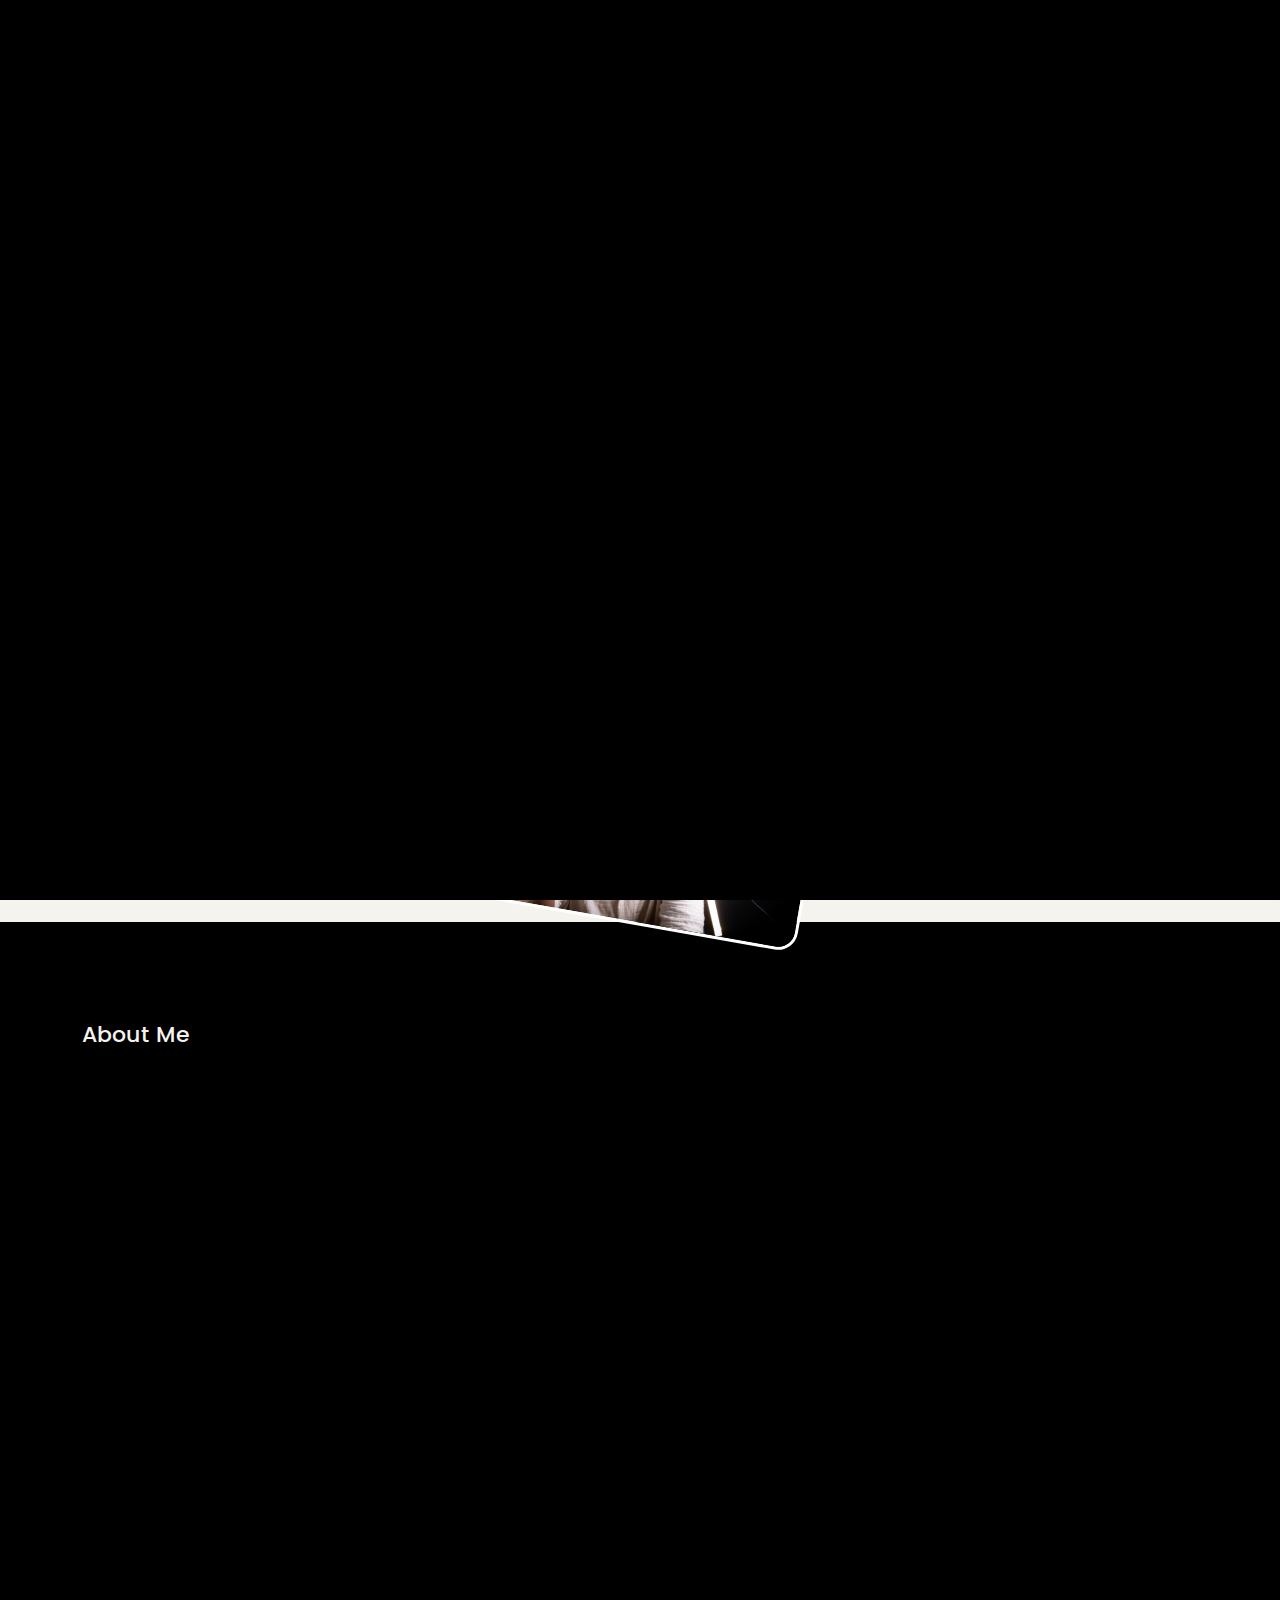
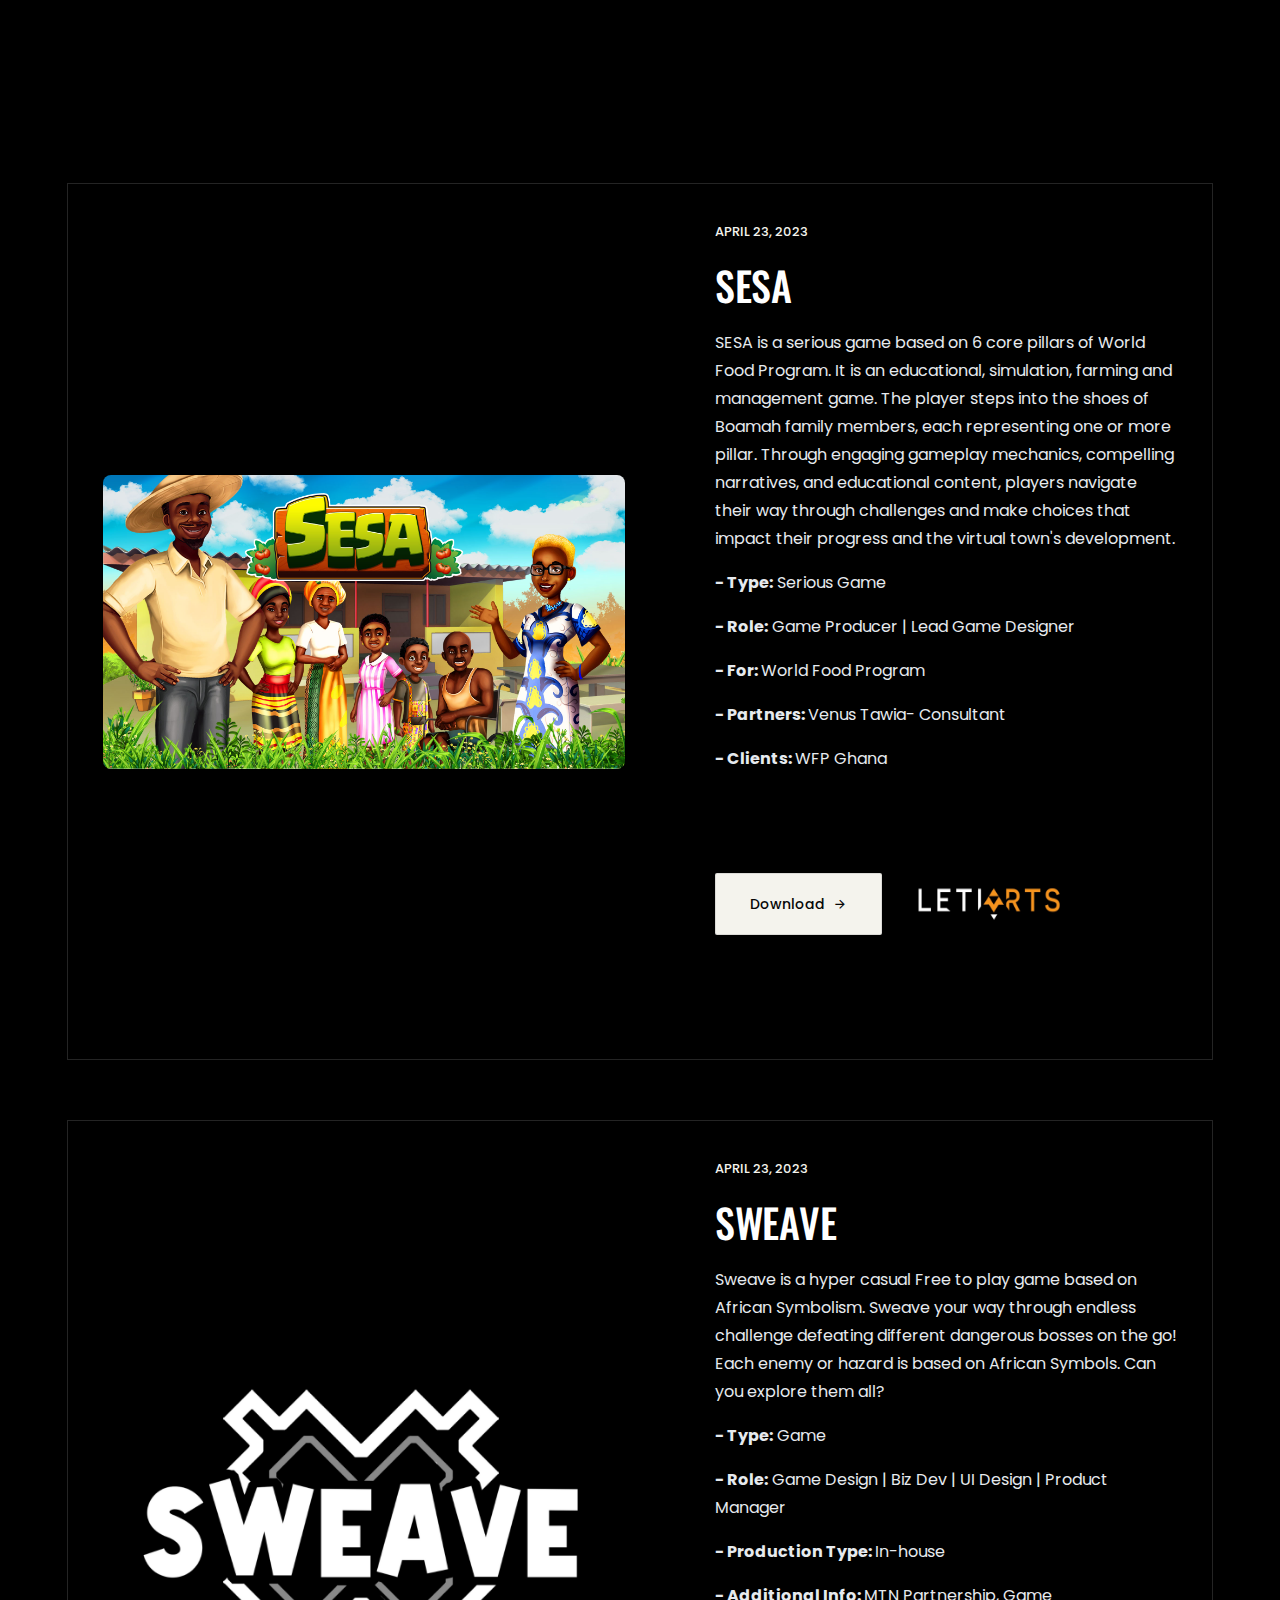
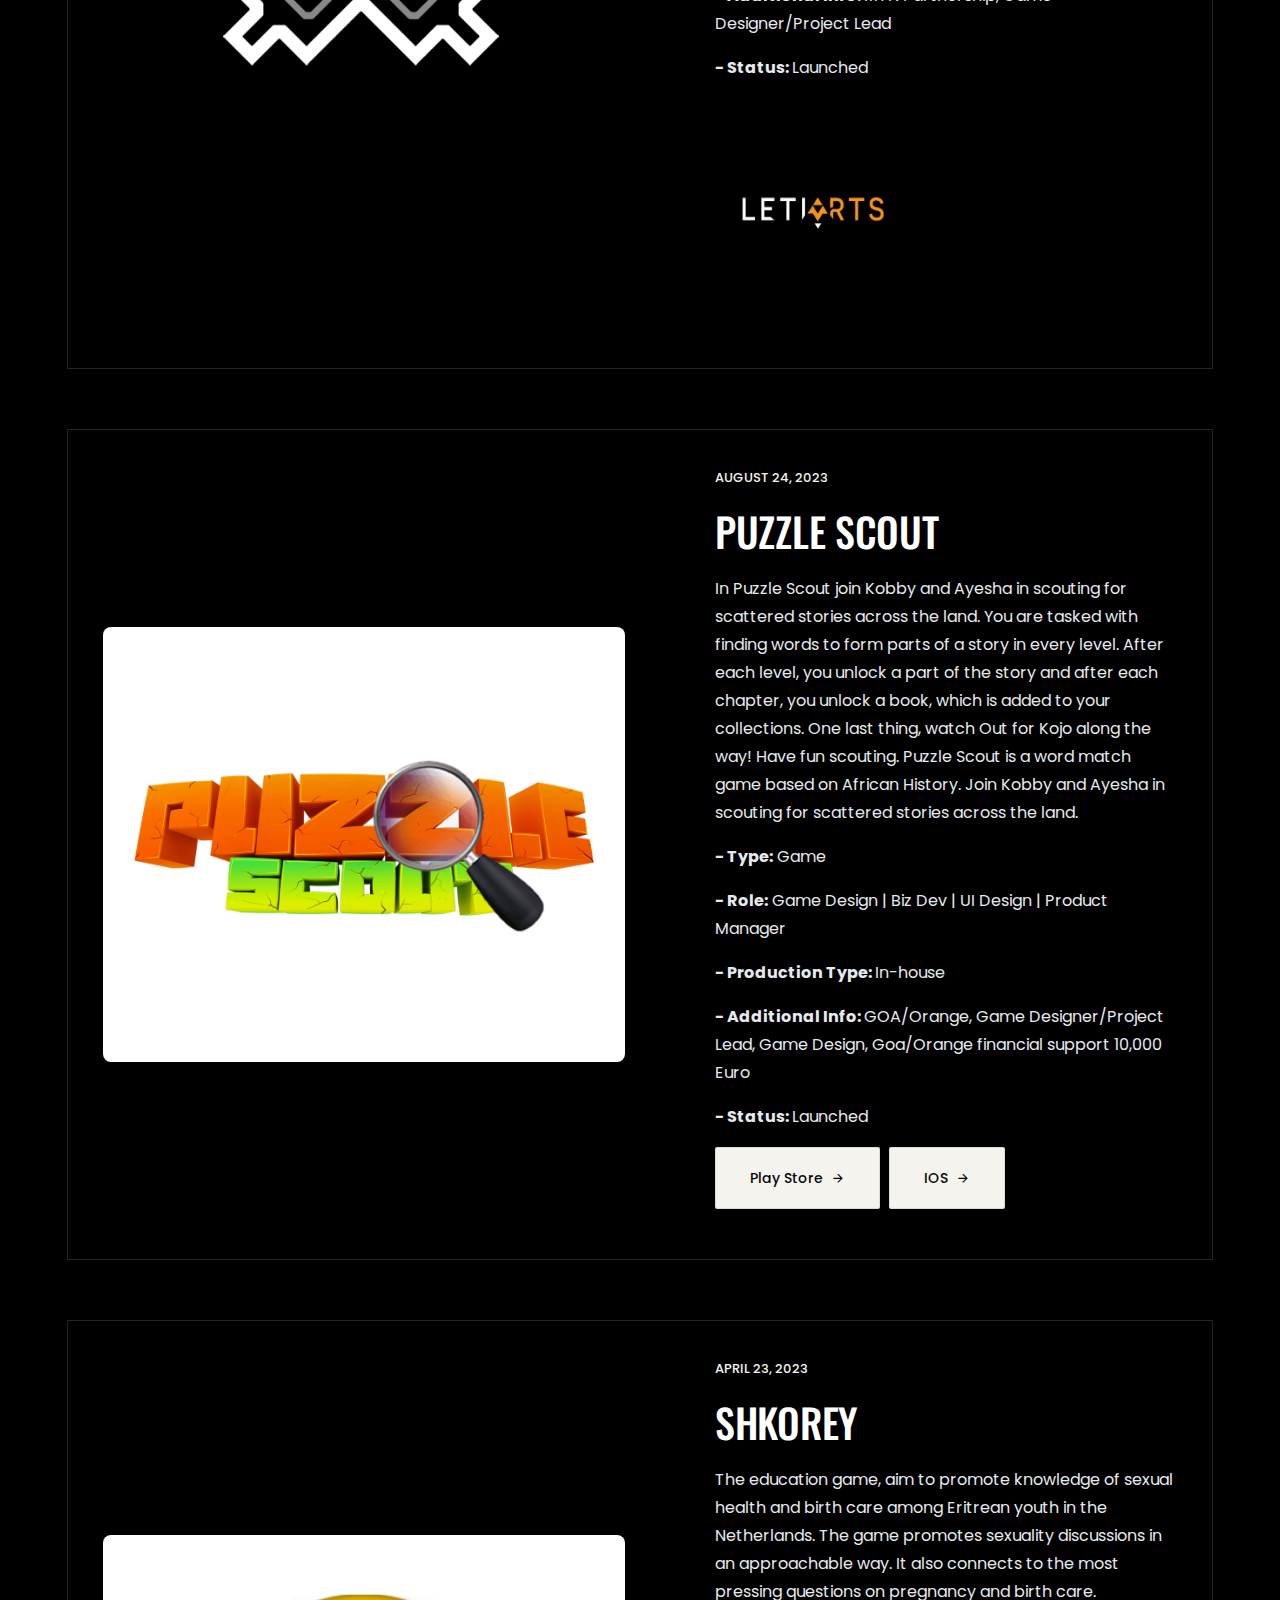
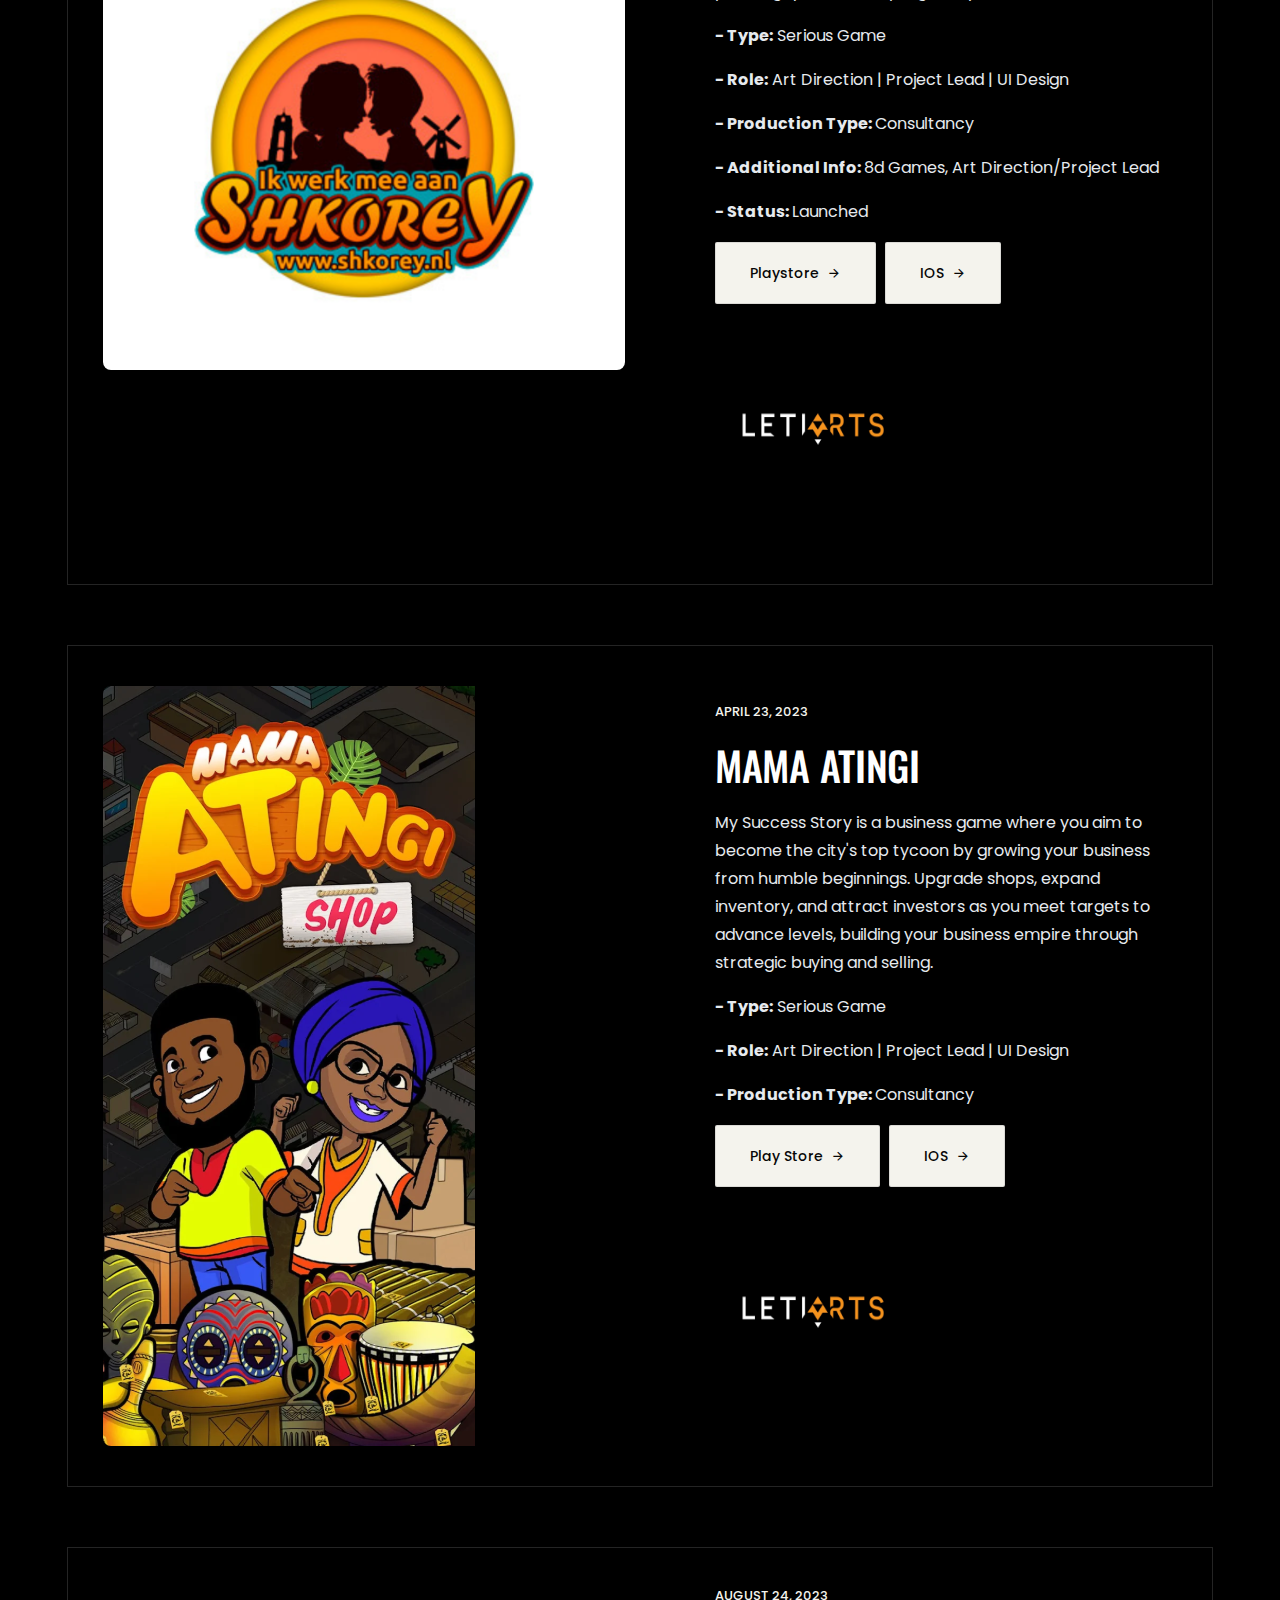
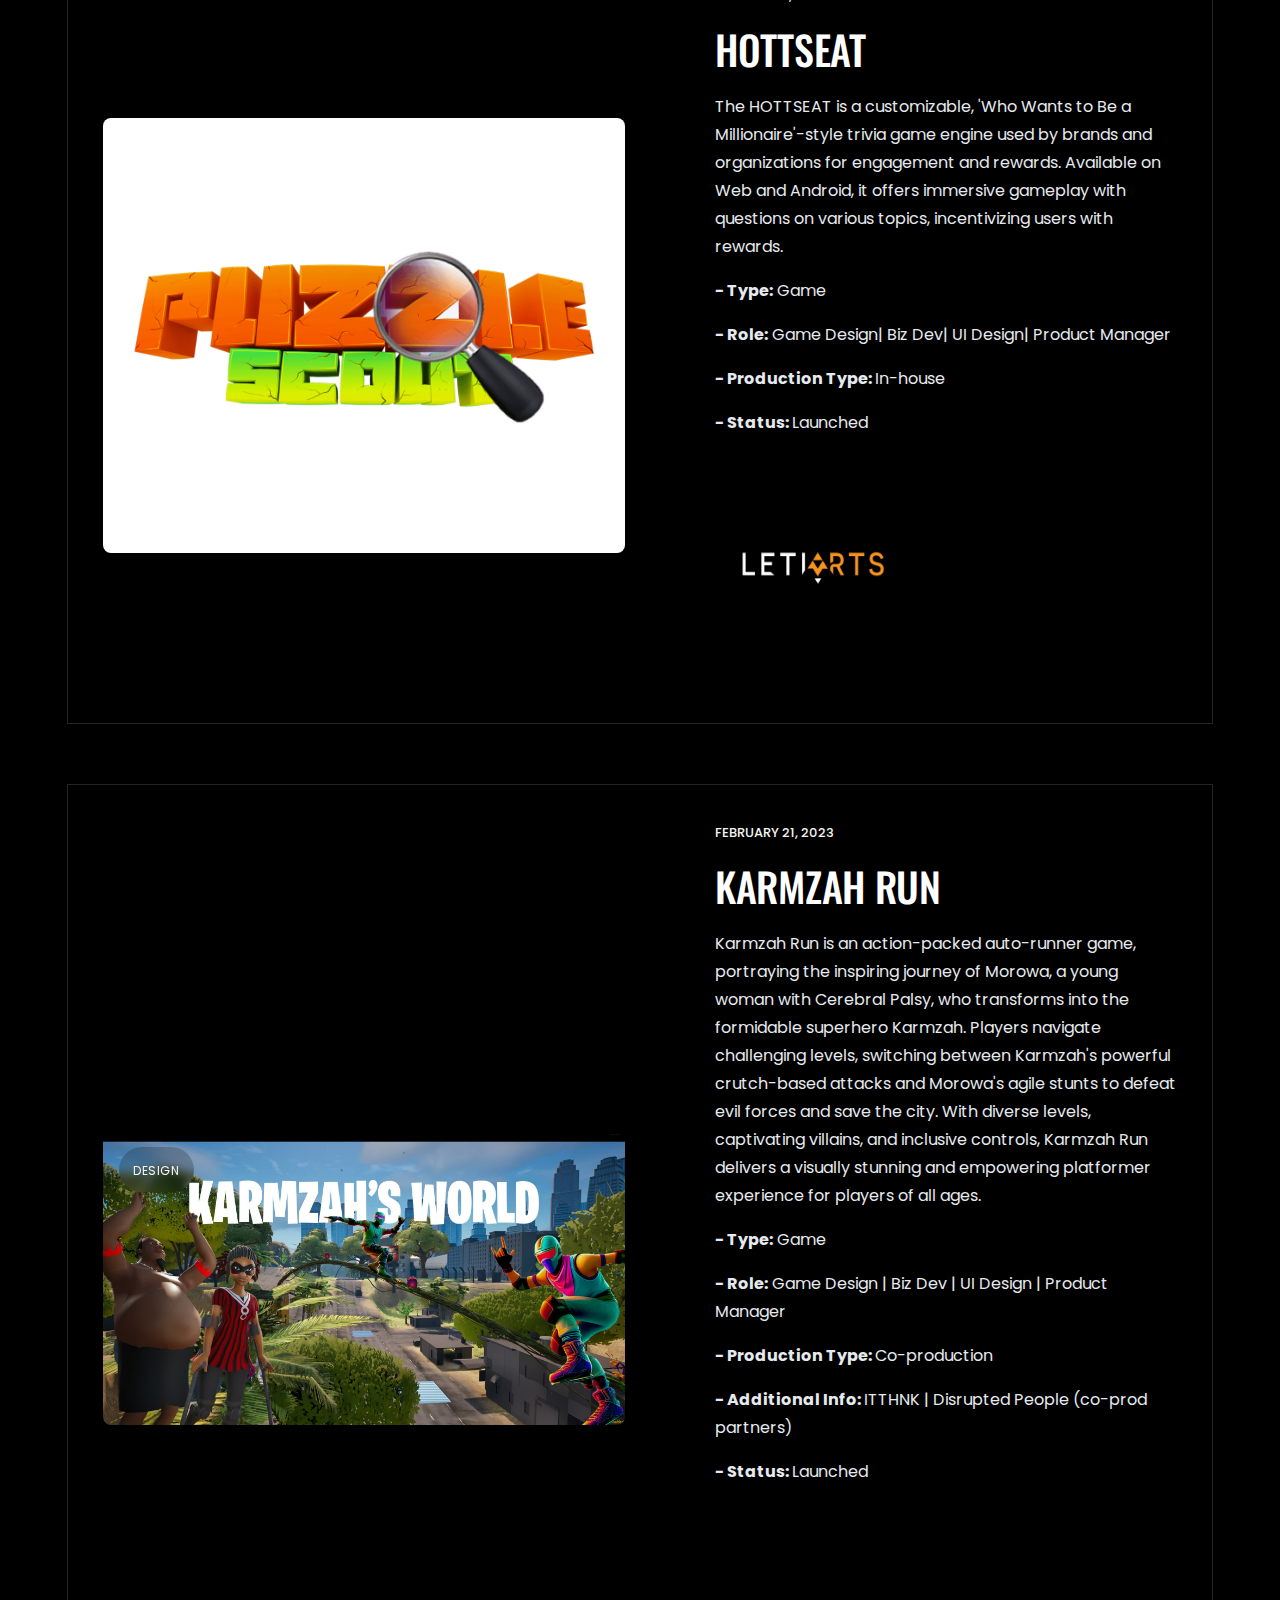
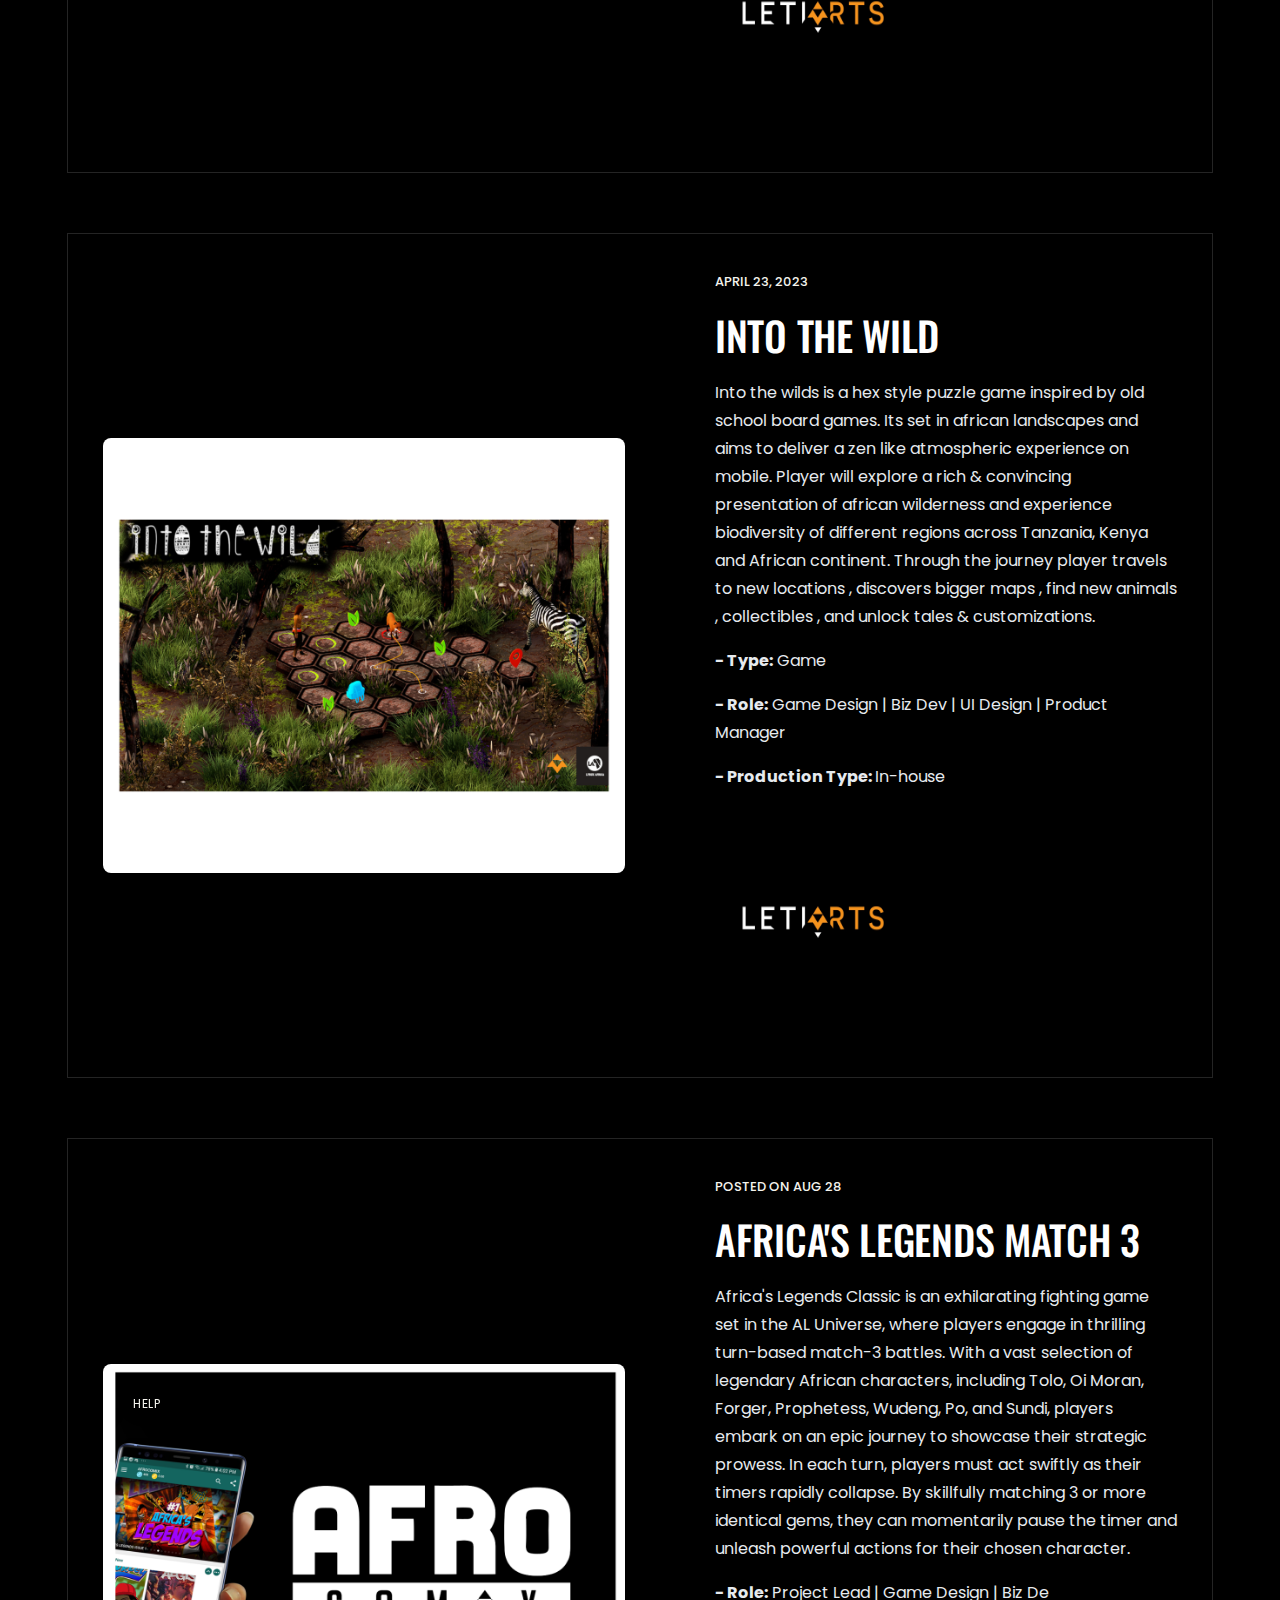
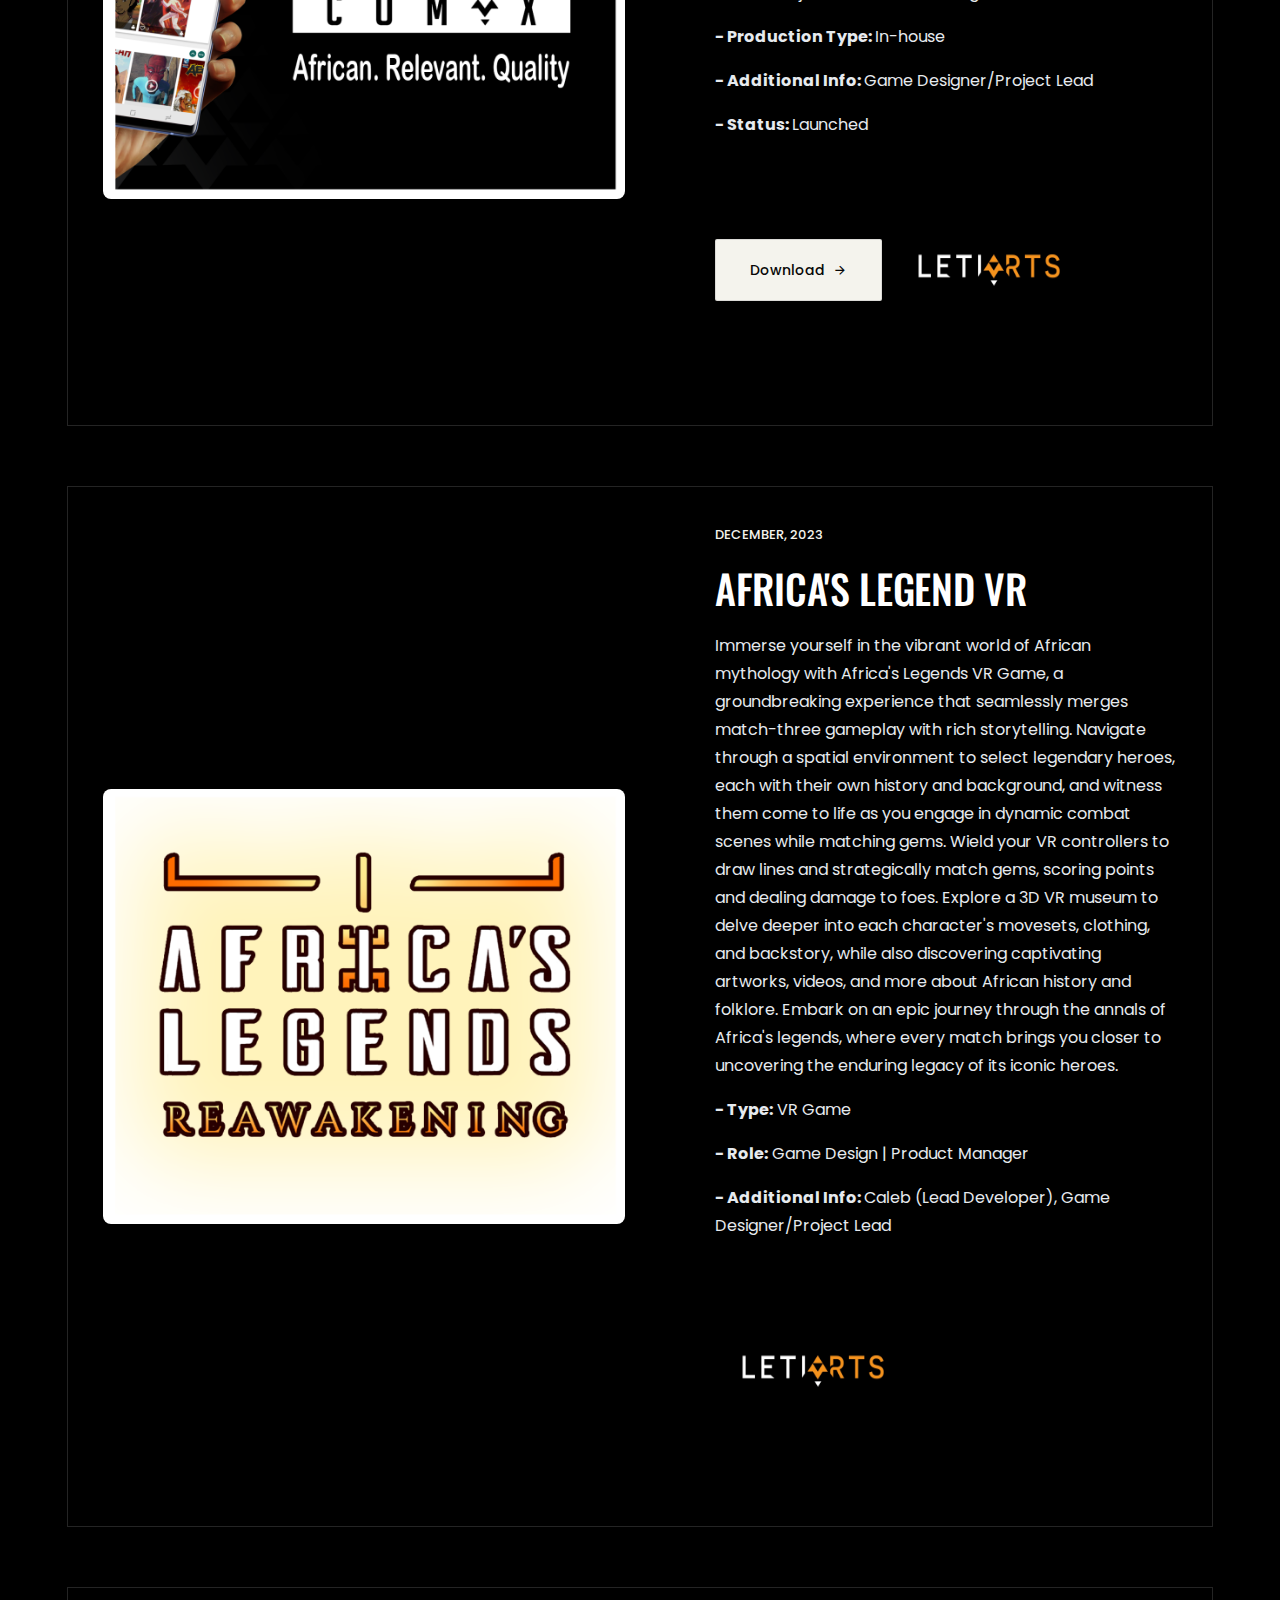
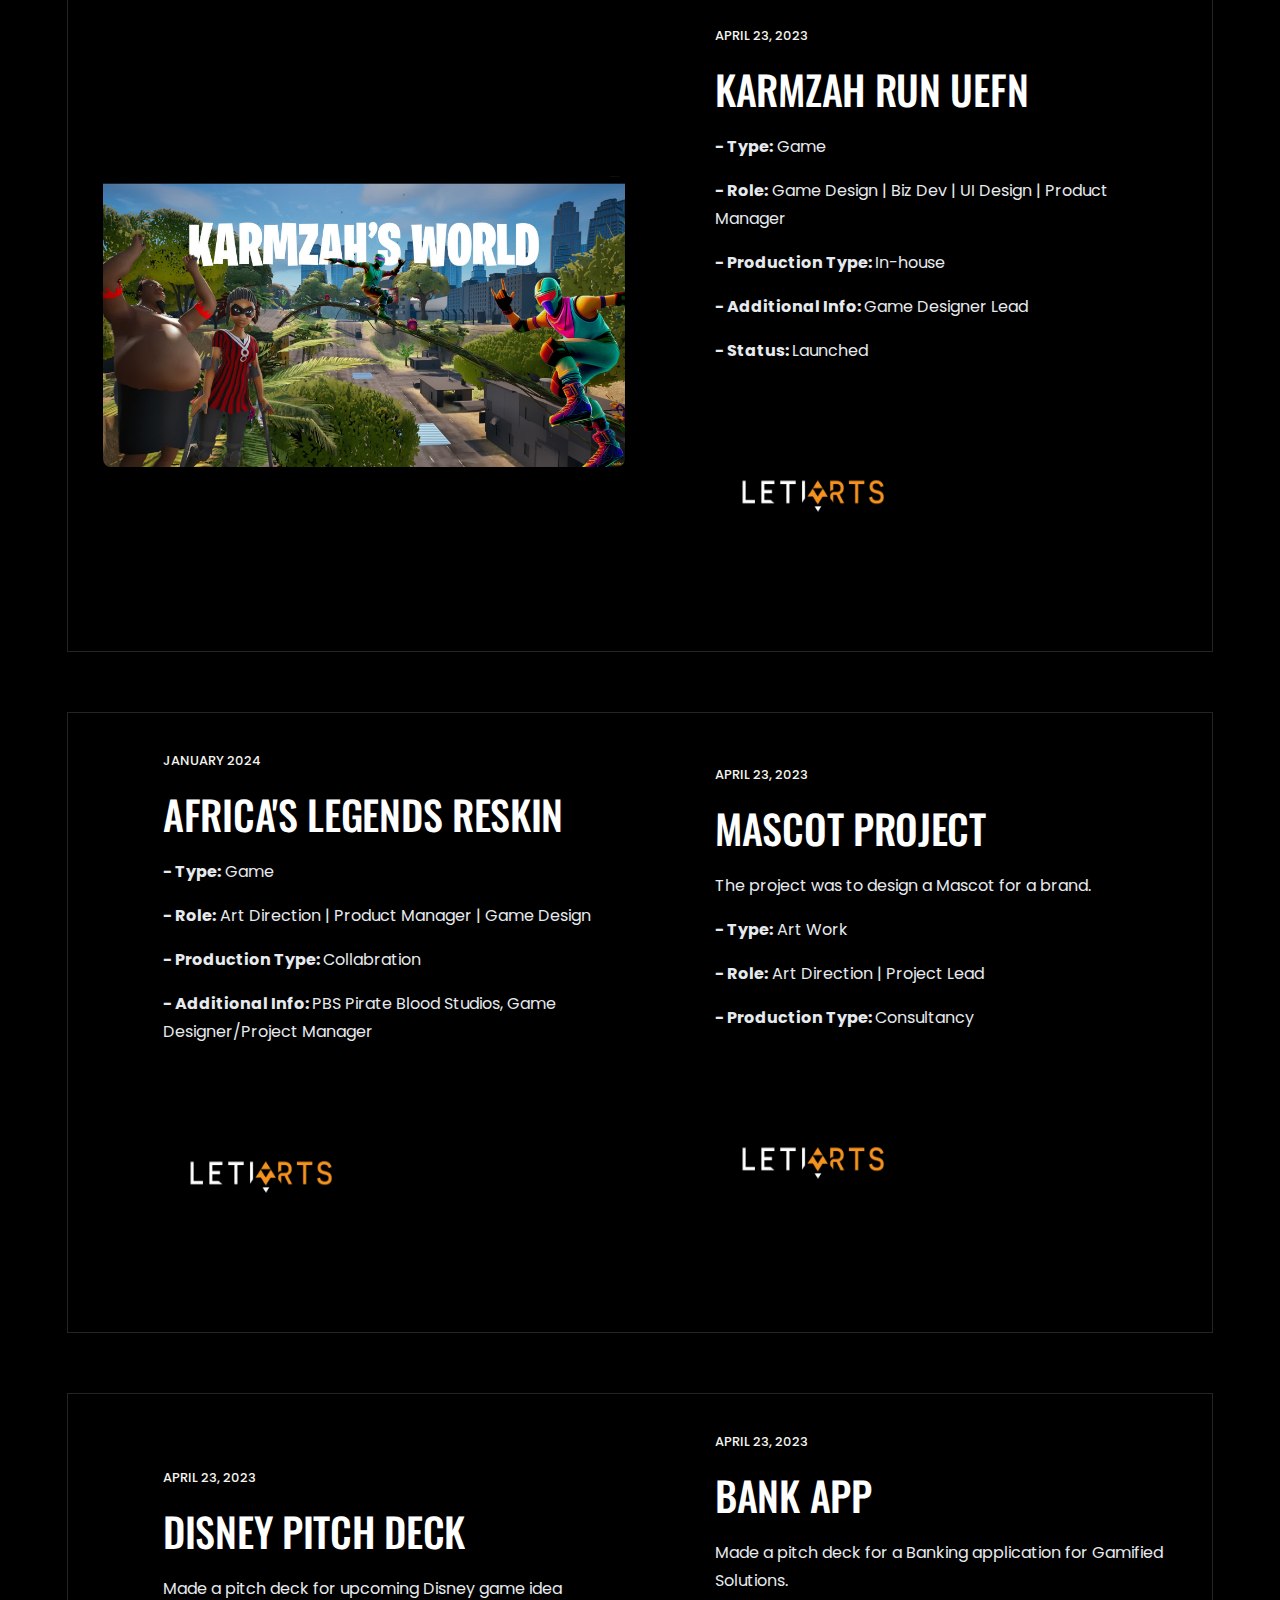
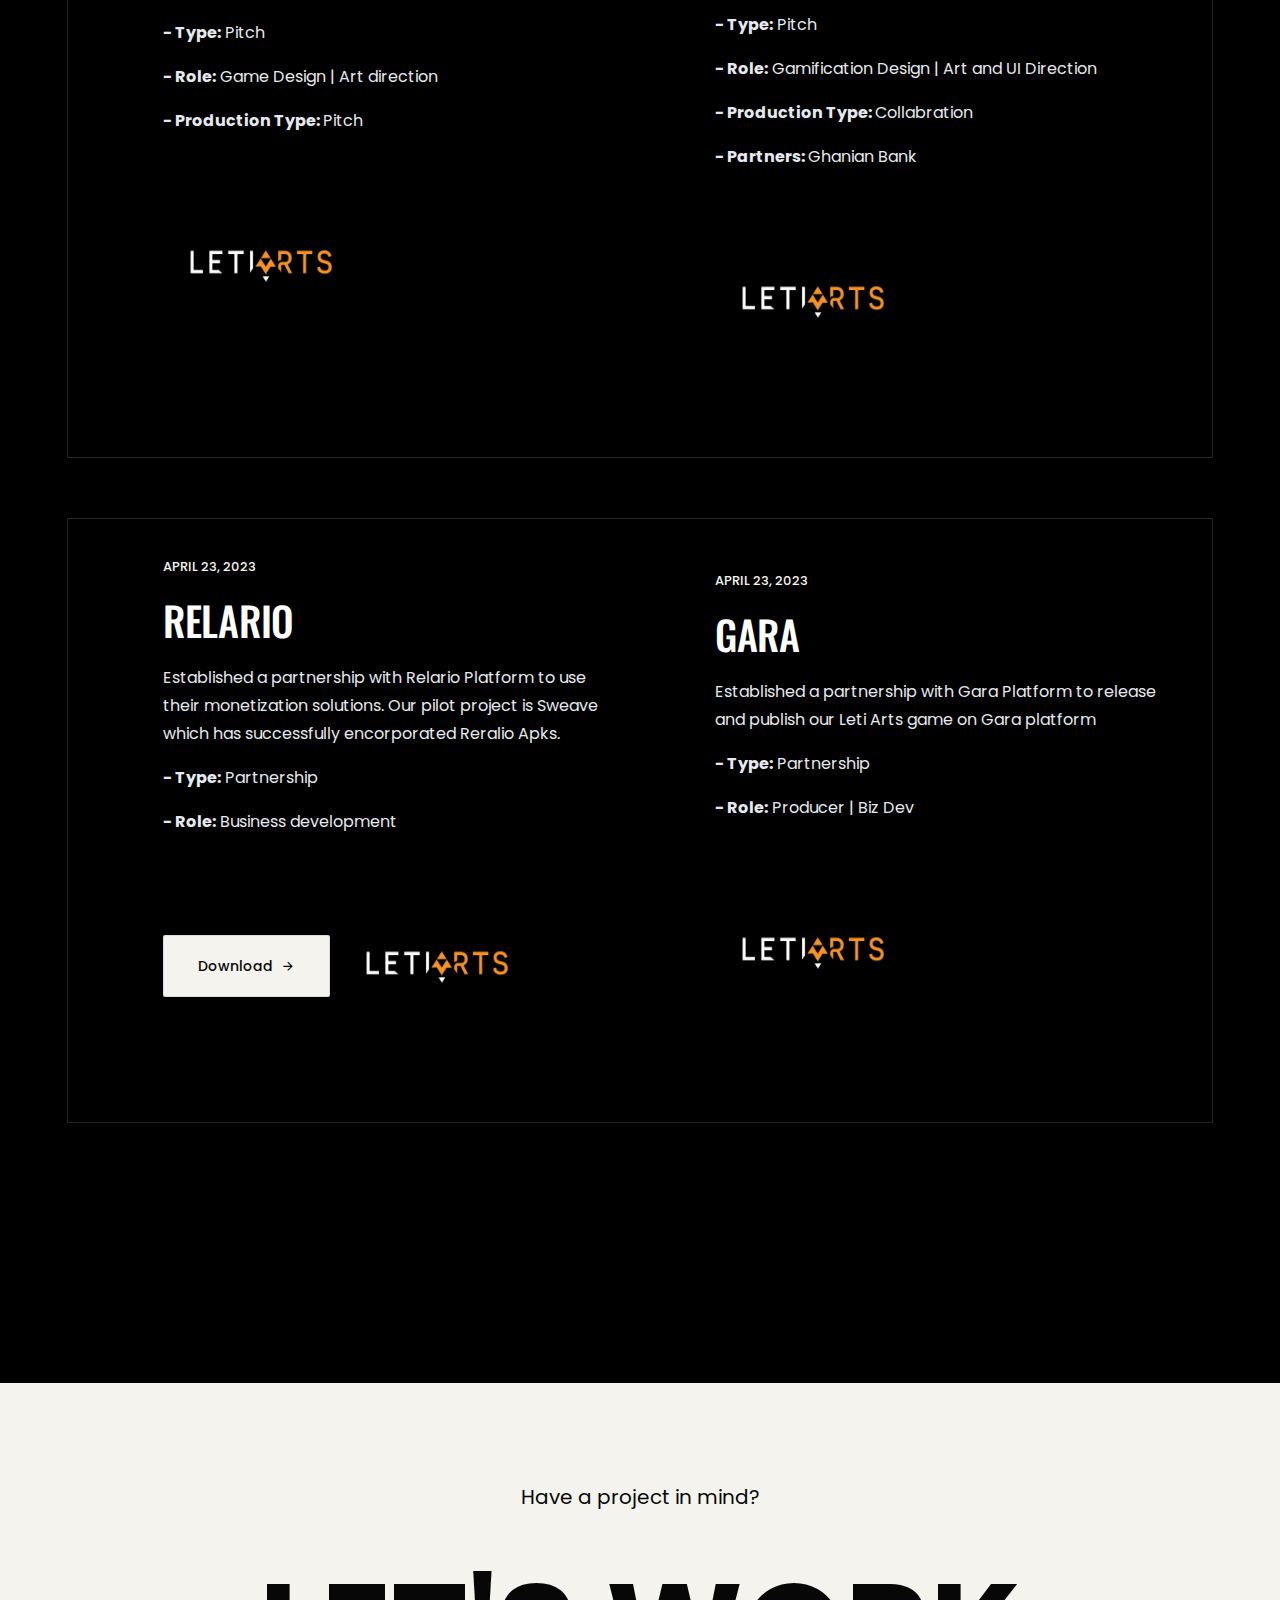
<file: index.html>
<!DOCTYPE html>
<html lang="en">

<head>
    <!-- META -->
    <meta charset="utf-8">
    <meta http-equiv="X-UA-Compatible" content="IE=edge">
    <meta name="viewport" content="width=device-width, initial-scale=1">
    <meta name="description" content="Yash Soad Saxena- Game Designer">
    <meta name="keywords" content="Game Designer Bhopal, Game Design Madhya Pradesh, Indian Game Designer, Casual Game Design, Serious Game Design, Educational Game Design, Game Producer Bhopal, Game Development Bhopal, Indie Game Developer Bhopal, Immersive Gameplay, Engaging Mechanics, Compelling Narratives, Cultural Authenticity in Games, Game Design Document (GDD), Project Roadmap (Game Development), Game Production Management, Cross-Functional Team Management (Game Dev), Game Funding, Game Project Management, Independent Game Development, Yash Soad Saxena Game Designer, Yash Soad Saxena Game Producer, Yash Soad Saxena Bhopal, Yash Soad Saxena Game Development, Game designer specializing in cultural themes Bhopal, Experienced game producer for indie games Madhya Pradesh, Create educational games with cultural relevance India, Hire a game designer for casual mobile games Bhopal, Looking for a game producer for serious games India, Game design services for cultural heritage projects Bhopal, Best game designers in Madhya Pradesh, Top game producers in Bhopal">
    <meta name="author" content="Yash Soad Saxena">
    <!-- PAGE TITLE -->
    <title>Yash Soad Saxena's</title>
    <link rel="icon" type="image/x-icon" href="assets/images/favicon.png">
    <!-- ALL GOOGLE FONTS -->
    <link rel="preconnect" href="https://fonts.googleapis.com">
    <link rel="preconnect" href="https://fonts.gstatic.com" crossorigin>
    <link href="https://fonts.googleapis.com/css2?family=Oswald:wght@200..700&family=Poppins:ital,wght@0,100;0,200;0,300;0,400;0,500;0,600;0,700;0,800;0,900;1,100;1,200;1,300;1,400;1,500;1,600;1,700;1,800;1,900&display=swap" rel="stylesheet">
    <!-- BOOTSTRAP CSS -->
    <link rel="stylesheet" href="assets/css/bootstrap.min.css" />
    <!-- FONT AWESOME CSS -->
    <link rel="stylesheet" href="assets/css/font-awesome-pro.css" />
    <!-- FONT AWESOME CSS -->
    <link rel="stylesheet" href="assets/fonts/remixicon.css" />
    <!-- MAGNIFIC CSS -->
    <link rel="stylesheet" href="assets/css/magnific-popup.css">
    <!-- NICE SELECT CSS -->
    <link rel="stylesheet" href="assets/css/nice-select.min.css" />
    <!-- ANIMATE CSS -->
    <link rel="stylesheet" href="assets/css/animate.min.css" />
    <!-- MOBILE MENU CSS -->
    <link rel="stylesheet" href="assets/css/mobilemenu.css" />
    <!-- SLICK CSS -->
    <link rel="stylesheet" href="assets/css/slick.min.css" />
    <!-- SPACING CSS -->
    <link rel="stylesheet" href="assets/css/spacing.css" />
    <!-- MAIN STYLE CSS -->
    <link rel="stylesheet" href="assets/css/style.css" />
    <!-- RESPONSIVE CSS -->
    <link rel="stylesheet" href="assets/css/responsive.css">
    <!-- HTML5 shim and Respond.js IE8 support of HTML5 elements and media queries -->
    <!-- WARNING: Respond.js doesn't work if you view the page via file:// -->
    <!--[if lt IE 9]>
      <script src="https://oss.maxcdn.com/html5shiv/3.7.2/html5shiv.min.js"></script>
      <script src="https://oss.maxcdn.com/respond/1.4.2/respond.min.js"></script>
    <![endif]-->
</head>

<body>
    <!-- START PRELOADER AREA-->
    <div class="preloader">
        <svg viewbox="0 0 1000 1000" preserveaspectratio="none">
            <path id="preloaderSvg" d="M0,1005S175,995,500,995s500,5,500,5V0H0Z"></path>
        </svg>
        <div class="preloader-heading">
            <div class="load-text">
                <span>L</span>
                <span>o</span>
                <span>a</span>
                <span>d</span>
                <span>i</span>
                <span>n</span>
                <span>g</span>
            </div>
        </div>
    </div>
    <!-- END PRELOADER AREA -->
    <!-- START SCROOL UP DESIGN AREA -->
    <div class="progress-wrap cursor-pointer">
        <i class="ri-arrow-up-s-line"></i>
        <svg class="progress-circle svg-content" width="100%" height="100%" viewBox="-1 -1 102 102">
            <path d="M50,1 a49,49 0 0,1 0,98 a49,49 0 0,1 0,-98" />
        </svg>
    </div>
    
    <!-- / END SCROOL UP DESIGN AREA -->


<!-- floating button  -->

  
<a class="theme-btn float" href="./assets/images/Yash_Soad_Saxena_Portfolio_2025.pdf" download="Yash_Portfolio">Download Portfolio</a>
    
  <style>
  


.float{
	position:fixed;
	border-radius: 25px;
    
	bottom: 6px;
	right:53px;
    background-color: antiquewhite;
    color: black;
    
    
	

	
}
.float :hover{
    background-color: antiquewhite;
    color: black;

}

.my-float{
	margin-top:22px;
}
  </style>
<!-- floating button end  -->

    <!-- START MAGIC CURSOR AND BALL AREA-->
    <div id="magic-cursor">
        <div id="ball"></div>
    </div>
    <!-- / END MAGIC CURSOR AND BALL AREA-->
    <!-- START MENU DESIGN AREA-->
    <header class="main-header">
        <div class="header-upper">
            <div class="container">
                <div class="header-inner">
                    <div class="row align-items-center">
                        <div class="col-xl-2 col-lg-2 col-md-6 col-6 col-sm-3">
                            <div class="logo-area">
                                <div class="logo">
                                    <a href="index.html"><img src="assets/images/logo.png" alt=""></a>
                                </div>
                            </div>
                        </div>
                        <div class="col-xl-10 col-lg-10 col-md-6 col-6 col-sm-9">
                            <div class="main-menu">
                                <nav id="mobile-menu">
                                    <ul>
                                        <li><a href="index.html" class="linkstyle">Home</a></li>
                                        <li><a href="about.html" class="linkstyle">Portfolio</a></li>
                                        <li><a href="lakeside.html" class="linkstyle">Lakeside Design</a></li>
                                        <li class=""><a href="projects.html" class="linkstyle">My Work</a>
                                            
                                        </li>
                                        <!-- <li><a href="blog.html" class="linkstyle">Blog</a></li> -->
                                        <li><a href="contact.html" class="linkstyle">Contact</a></li>
                                    </ul>
                                </nav>
                            </div>
                            <div class="side-menu-icon d-lg-none text-end">
                                <a href="javascript:void(0)" class="info-toggle-btn f-right sidebar-toggle-btn"><i class="fal fa-bars"></i></a>
                            </div>
                        </div>
                    </div>
                </div>
            </div>
        </div>
    </header>
    <!-- // END MENU DESIGN AREA-->
    <!-- START MOBILE MENU DESIGN AREA-->
    <div class="sidebar__area">
        <div class="sidebar__wrapper">
            <div class="sidebar__close">
                <button class="sidebar__close-btn" id="sidebar__close-btn">
                    <i class="fal fa-times"></i>
                </button>
            </div>
            <div class="sidebar__content mt-50 mb-20">
                <div class="mobile-menu fix"></div>
            </div>
        </div>
    </div>
    <div class="body-overlay"></div>
    <!-- // END MOBILE MENU DESIGN AREA-->
    <!-- START HEADER DESIGN AREA -->
    <section id="home" class="main-hero-area">
        <div class="container">
            <div class="row">
                <div class="col-lg-12">
                    <!-- START HERO DESIGN AREA -->
                    <div class="hero-content wow fadeInUp text-center delay-0-2s">
                        <h2>YASH SOAD SAXENA</h2>
                    </div>
                    <!-- / END HERO DESIGN AREA -->
                </div>
            </div>
            <div class="row">
                <div class="col-lg-3 pt-30">
                    <!-- START HERO DESIGN AREA -->
                    <div class="hero-content wow fadeInUp delay-0-2s">
                        <div class="clienti-reviews">
                            <p>Fetch my CV from the Below Button!</p>
                            <a class="theme-btn" href="./assets/images/Yash_Soad_Saxen_CV_2025.pdf" download="Yash_CV">Download CV</a>
                            <!-- <ul class="clienti-profile">
                                <li>
                                    <img class="img-fluid" src="assets/images/man (3).png" alt="client">
                                </li>
                                <li>
                                    <img class="img-fluid" src="assets/images/bussiness-man.png" alt="client">
                                </li>
                                <li>
                                    <img class="img-fluid" src="assets/images/young-man.png" alt="client">
                                </li>
                            </ul> -->
                            <!-- <div class="reviews">100+ reviews <span>(4.96 of 5)</span>
                                <p>Five-star reviews from my esteemed clients.</p>
                            </div> -->
                        </div>
                    </div>
                    <!-- / END HERO DESIGN AREA -->
                </div>
                <div class="col-lg-6">
                    <div class="hero-image">
                        <img src="assets/images/yash.png" alt="">
                    </div>
                    <!-- / END HERO DESIGN AREA -->
                </div>
                <div class="col-lg-3 pt-30">
                    <div class="hero-content wow fadeInUp delay-0-4s">
                        <p>I am Yash Soad Saxena, a seasoned game designer with over 8 years of experience in the industry.</p>
                        <a class="theme-btn" href="contact.html">Get In touch</a>
                    </div>
                    <!-- / END HERO DESIGN AREA -->
                </div>
            </div>
        </div>
    </section>
    <!-- / END HEADER DESIGN AREA -->
    <!-- START COMPANY DESIGN AREA -->
    <!-- <div class="company-design-area">
        <div class="container">
            <div class="row">
                <div class="col-lg-12">
                    <h2>Companies I have Worked With</h2>
                    <div class="company-list">
                        <div class="scroller" data-direction="left" data-speed="slow">
                            <div class="scroller__inner">
                                <img src="assets/images/client-logos/game loft.png" alt="Company" />
                                <img src="assets/images/client-logos/mtn.png" alt="Company" />
                                <img src="assets/images/client-logos/WHO.png" alt="Company" />
                                <img src="assets/images/client-logos/wfp.png" alt="Company" />
                                <img src="assets/images/client-logos/ILRI (2).png" alt="Company" />
                                <img src="assets/images/client-logos/ayoba (1).png" alt="Company" />
                            </div>
                        </div>
                    </div>
                </div>
            </div>
        </div>
    </div> -->
    <!-- // END COMPANY DESIGN AREA -->
    <!-- START ABOUT DESIGN AREA -->
    <section id="about" class="about-area">
        <div class="container">
            <div class="row">
                <!-- START ABOUT TEXT DESIGN AREA -->
                <div class="col-lg-3 col-sm-3">
                    <h2 class="about-pre-title">About Me</h2>
                </div>
                <div class="col-lg-9 col-sm-9">
                    <div class="about-content-part wow fadeInUp delay-0-2s">
                        <p>I am Yash Soad Saxena, a seasoned game designer with over 8 years of experience in the industry. My creative journey began with an initial foray into graphic design, where I honed my visual aesthetics and artistic skills. However, I soon discovered a deeper passion for game design, an art form that allowed me to merge my love for visuals with storytelling and interactive experiences. This shift marked the beginning of my dedication to crafting immersive worlds that captivate and engage players.</p>
                    </div>
                    <!-- START COUNTER DESIGN AREA -->
                    <div class="hero-counter-area d-flex justify-content-between wow fadeInUp delay-0-4s">
                        <div class="counter-item counter-text-wrap">
                            <span class="count-text plus" data-speed="3000" data-stop="8">0</span>
                            <span class="counter-title">Years Of Experience</span>
                            
                        </div>
                        <div class="counter-item counter-text-wrap">
                            <span class="count-text " data-speed="3000" data-stop="25"></span>
                            <span class="counter-title">Complete Projects</span>
                        </div>
                        <!-- <div class="counter-item counter-text-wrap">
                            <span class="count-text percent" data-speed="3000" data-stop="90">0</span>
                            <span class="counter-title">Client Satisfactions</span>
                        </div> -->
                    </div>
                    <!-- / END COUNTER DESIGN AREA -->
                </div>
                <!-- / END ABOUT TEXT DESIGN AREA -->
            </div>
        </div>
    </section>
    <!-- / END ABOUT DESIGN AREA -->
     <!-- START SERVICE DESIGN AREA -->
     <section id="services" class="services-area">
        <div class="container">
            <div class="row">
                <div class="col-xl-12 col-lg-12">
                    <div class="section-title section-black-title wow fadeInUp delay-0-2s">
                        <h2>Portfolio</h2>
                    </div>
                </div>
            </div>
            <div class="row">
                <!-- START SINGLE SERVICE DESIGN AREA -->
                <div class="col-lg-8 col-md-7">
                    <div class="service-item wow fadeInUp delay-0-2s">
                        <i class="ri-arrow-right-up-line"></i>
                        <h5>01</h5>
                        <h4>Game Designer</h4>
                        <p>A versatile game designer with over 8 years of experience crafting immersive gameplay systems, engaging mechanics, and compelling narratives across casual, serious, and educational games. Specializes in blending cultural authenticity with innovative design to create meaningful player experiences. Adept at leading brainstorming sessions, developing GDDs, and collaborating with artists, writers, and developers to bring unique game worlds to life. Known for balancing creativity with functionality, resulting in polished games that captivate and inspire diverse audiences.</p>
                    </div>
                    <div class="service-item wow fadeInUp delay-0-2s">
                        <i class="ri-arrow-right-up-line"></i>
                        <h5>03</h5>
                        <h4>BDA</h4>
                        <p>A strategic business developer with a focus on expanding opportunities in the gaming industry through partnerships, fundraising, and market analysis. Adept at identifying growth avenues, securing grants, and negotiating deals that drive project success. Experienced in leading client-facing initiatives, integrating educational and commercial goals into game design, and building long-term relationships with organizations. Recognized for transforming ideas into profitable ventures and spearheading campaigns that elevate brand visibility and market reach.
                        </p>
                    </div>
                </div>
                <!-- / END SINGLE SERVICE DESIGN AREA -->
                <!-- START SINGLE SERVICE DESIGN AREA -->
                <div class="col-lg-4 col-md-5">
                    <div class="service-item wow fadeInUp delay-0-4s">
                        <i class="ri-arrow-right-up-line"></i>
                        <h5>02</h5>
                        <h4>Game Production</h4>
                        <p>An experienced game producer with a proven track record of managing projects from concept to launch, ensuring timely delivery and high-quality results. Skilled at coordinating cross-functional teams, managing production pipelines, and aligning creative and technical goals. Excels in crafting detailed project roadmaps, securing funding, and maintaining clear communication between stakeholders. Known for delivering culturally rich and commercially successful games by fostering collaboration and driving projects to meet both artistic and market demands.
                        </p>
                    </div>
                </div>
                <!-- / END SINGLE SERVICE DESIGN AREA -->
                <!-- START SINGLE SERVICE DESIGN AREA -->
                <div class="col-lg-8 col-md-7">
                    
                </div>
                <!-- / END SINGLE SERVICE DESIGN AREA -->
                
            </div>
        </div>
    </section>
    <!-- / END SERVICE DESIGN AREA -->
      <!-- START VLOG DESIGN AREA -->
    <section class="blog-area">
        <div class="container">
            <div class="row">
                <div class="col-xl-12 col-lg-12">
                    <div class="section-title wow fadeInUp delay-0-2s">
                        <h2>Stories</h2>
                    </div>
                </div>
            </div>

              <!-- START SINGLE VLOG DESIGN AREA -->
              <div class="row blog-post-box align-items-center">
                <div class="col-lg-6">
                    <div class="blog-post-img">
                        <a href="#">
                            <img src="assets/images/sesa.jpg" alt="">
                        </a>
                        
                    </div>
                </div>
                <div class="col-lg-6">
                    <div class="blog-post-caption">
                        <h3>April 23, 2023</h3>
                        <h2><a class="link-decoration" href="#">SESA</a></h2>
                        <p>SESA is a serious game based on 6 core pillars of World Food Program. It is an educational, simulation, farming and management game. The player steps into the shoes of Boamah family members, each representing one or more pillar. Through engaging gameplay mechanics, compelling narratives, and educational content, players navigate their way through challenges and make choices that impact their progress and the virtual town's development. 
                        </p>
                       
                        <p><span class="stories">- Type:</span>
                            Serious Game</p>
                       
                        <p><span class="stories">- Role:</span>
                            Game Producer | Lead Game Designer</p>


                          
                            <p><span class="stories">- For: 
                            </span>World Food Program</p>
                            <p><span class="stories">- Partners: 
                            </span>Venus Tawia- Consultant</p>
                            <p><span class="stories">- Clients: 
                            </span>WFP Ghana</p>


                                
                                
                                 
                     
                        <a class="theme-btn theme-btn-two" href="#">Download <i class="ri-arrow-right-line"></i></a>
                        <a  href="https://www.letiarts.com/"><img src="assets/images/letiarts.jpg" width="196px" height="230px" class="letiarts"> </i></a>
                    </div>
                </div>
            </div>
            <!-- START SINGLE VLOG DESIGN AREA -->
             <!-- START SINGLE VLOG DESIGN AREA -->
             <div class="row blog-post-box align-items-center">
                <div class="col-lg-6">
                    <div class="blog-post-img">
                        <a href="#">
                            <img src="assets/images/sweave.png" alt="">
                        </a>
                        
                    </div>
                </div>
                <div class="col-lg-6">
                    <div class="blog-post-caption">
                        <h3>April 23, 2023</h3>
                        <h2><a class="link-decoration" href="#">Sweave</a></h2>
                        <p>Sweave is a hyper casual Free to play game based on African Symbolism. Sweave your way through endless challenge defeating different dangerous bosses on the go! Each enemy or hazard is based on African Symbols. Can you explore them all?</p>
                       
                        <p><span class="stories">- Type:</span>
                            Game</p>
                       
                        <p><span class="stories">- Role:</span>
                            Game Design | Biz Dev | UI Design | Product Manager</p>


                            <p><span class="stories">- Production Type: 
                            </span>In-house</p>


                                <p><span class="stories">- Additional Info: </span>MTN Partnership, Game Designer/Project Lead</p>
                                
                                <p><span class="stories">- Status: </span>Launched</p>
                                 
                                <a  href="https://www.letiarts.com/"><img src="assets/images/letiarts.jpg" width="196px" height="230px" class="letiarts"> </i></a>
                        <!-- <a class="theme-btn theme-btn-two" href="#">Download <i class="ri-arrow-right-line"></i></a> -->
                    </div>
                </div>
            </div>
            <!-- START SINGLE VLOG DESIGN AREA -->


            <!-- START SINGLE VLOG DESIGN AREA -->
            <div class="row blog-post-box align-items-center">
                <div class="col-lg-6">
                    <div class="blog-post-img">
                        <a href="#">
                            <img src="assets/images/puzzle Scout.png" alt="project">
                        </a>
                        
                    </div>
                </div>
                <div class="col-lg-6">
                    <div class="blog-post-caption">
                        <h3>August 24, 2023</h3>
                        <h2><a class="link-decoration" href="#">Puzzle Scout</a></h2>
                        <p> In Puzzle Scout join Kobby and Ayesha in scouting for scattered stories across the land. You are tasked with finding words to form parts of a story in every level. After each level, you unlock a part of the story and after each chapter, you unlock a book, which is added to your collections. One last thing, watch Out for Kojo along the way! Have fun scouting. Puzzle Scout is a word match game based on African History. Join Kobby and Ayesha in scouting for scattered stories across the land.
                        </p>
                       
                        <p><span class="stories">- Type:</span>
                            Game</p>
                       
                        <p><span class="stories">- Role:</span>
                            Game Design | Biz Dev | UI Design | Product Manager</p>


                            <p><span class="stories">- Production Type: 
                            </span>In-house</p>


                                <p><span class="stories">- Additional Info: </span>GOA/Orange, Game Designer/Project Lead, Game Design, Goa/Orange financial support 10,000 Euro
                                </p>
                                
                                <p><span class="stories">- Status: </span>Launched</p>
                                 
                     
                        <a class="theme-btn theme-btn-two" href="https://play.google.com/store/apps/details?id=com.letiarts.puzzlescoutpremium&hl=en_IN&gl=US">Play Store <i class="ri-arrow-right-line"></i></a>
                        <a class="theme-btn theme-btn-two" href="https://apps.apple.com/fi/app/puzzle-scout/id6463130817">IOS <i class="ri-arrow-right-line"></i></a>
                    </div>
                </div>
            </div>
            <!-- START SINGLE VLOG DESIGN AREA -->



            <!-- START SINGLE VLOG DESIGN AREA -->
            <div class="row blog-post-box align-items-center">
                <div class="col-lg-6">
                    <div class="blog-post-img">
                        <a href="#">
                            <img src="assets/images/shkorey.png" alt="">
                        </a>
                        
                    </div>
                </div>
                <div class="col-lg-6">
                    <div class="blog-post-caption">
                        <h3>April 23, 2023</h3>
                        <h2><a class="link-decoration" href="#">Shkorey</a></h2>
                        <p>The education game, aim to promote knowledge of sexual health and birth care among Eritrean youth in the Netherlands. The game promotes sexuality discussions in an approachable way. It also connects to the most pressing questions on pregnancy and birth care.
                        </p>
                       
                        <p><span class="stories">- Type:</span>
                            Serious Game</p>
                       
                        <p><span class="stories">- Role:</span>
                            Art Direction | Project Lead | UI Design</p>


                            <p><span class="stories">- Production Type: 
                            </span>Consultancy</p>


                                <p><span class="stories">- Additional Info: </span>8d Games, Art Direction/Project Lead                                </p>
                                
                                <p><span class="stories">- Status: </span>Launched</p>
                                 
                     
                        <a class="theme-btn theme-btn-two" href="https://play.google.com/store/apps/details?id=com.Games8D.Shkorey&hl=en_IN&gl=US">Playstore <i class="ri-arrow-right-line"></i></a>
                        <a class="theme-btn theme-btn-two" href="https://play.google.com/store/apps/details?id=com.Games8D.Shkorey&hl=en_IN&gl=US">IOS <i class="ri-arrow-right-line"></i></a>
                        <a  href="https://www.letiarts.com/"><img src="assets/images/letiarts.jpg" width="196px" height="230px" class="letiarts"> </i></a>
                    </div>
                </div>
            </div>
            <!-- START SINGLE VLOG DESIGN AREA -->

            <!-- START SINGLE VLOG DESIGN AREA -->
            <div class="row blog-post-box align-items-center">
                <div class="col-lg-6">
                    <div class="blog-post-img">
                        <a href="#">
                            <img src="assets/images/mama1.png" alt="">
                        </a>
                        
                    </div>
                </div>
                <div class="col-lg-6">
                    <div class="blog-post-caption">
                        <h3>April 23, 2023</h3>
                        <h2><a class="link-decoration" href="#">Mama Atingi</a></h2>
                        <p>My Success Story is a business game where you aim to become the city's top tycoon by growing your business from humble beginnings. Upgrade shops, expand inventory, and attract investors as you meet targets to advance levels, building your business empire through strategic buying and selling.
                        </p>
                       
                        <p><span class="stories">- Type:</span>
                            Serious Game</p>
                       
                        <p><span class="stories">- Role:</span>
                            Art Direction | Project Lead | UI Design</p>


                            <p><span class="stories">- Production Type: 
                            </span>Consultancy</p>


                                
                                
                                 
                            <a class="theme-btn theme-btn-two" href="https://play.google.com/store/apps/details?id=com.shop.owner.game.run.your.own.business&hl=en&gl=US">Play Store <i class="ri-arrow-right-line"></i></a>
                        <a class="theme-btn theme-btn-two" href="https://apps.apple.com/in/app/mama-atingi/id1600893275">IOS <i class="ri-arrow-right-line"></i></a>
                        <a  href="https://www.letiarts.com/"><img src="assets/images/letiarts.jpg" width="196px" height="230px" class="letiarts"> </i></a>
                    </div>
                </div>
            </div>
            <!-- START SINGLE VLOG DESIGN AREA -->


 <!-- START SINGLE VLOG DESIGN AREA -->
 <div class="row blog-post-box align-items-center">
    <div class="col-lg-6">
        <div class="blog-post-img">
            <a href="#">
                <img src="assets/images/puzzle Scout.png" alt="project">
            </a>
            
        </div>
    </div>
    <div class="col-lg-6">
        <div class="blog-post-caption">
            <h3>August 24, 2023</h3>
            <h2><a class="link-decoration" href="#">Hottseat</a></h2>
            <p>  
 	
                The HOTTSEAT is a customizable, 'Who Wants to Be a Millionaire'-style trivia game engine used by brands and organizations for engagement and rewards. Available on Web and Android, it offers immersive gameplay with questions on various topics, incentivizing users with rewards.
            </p>
           
            <p><span class="stories">- Type:</span>
                Game</p>
           
            <p><span class="stories">- Role:</span>
                


                     Game Design| Biz Dev| UI Design| Product Manager
 
 

                           </p>


                <p><span class="stories">- Production Type: 
                </span>In-house</p>


                    
                    
                    <p><span class="stories">- Status: </span>Launched</p>
                    <a  href="https://www.letiarts.com/"><img src="assets/images/letiarts.jpg" width="196px" height="230px" class="letiarts"> </i></a>
                     
         
            <!-- <a class="theme-btn theme-btn-two" href="https://play.google.com/store/apps/details?id=com.letiarts.puzzlescoutpremium&hl=en_IN&gl=US">Download <i class="ri-arrow-right-line"></i></a> -->
        </div>
    </div>
</div>
<!-- START SINGLE VLOG DESIGN AREA -->





            

            


            <!-- START SINGLE VLOG DESIGN AREA -->
            <div class="row blog-post-box align-items-center">
                <div class="col-lg-6">
                    <div class="blog-post-img">
                        <a href="#">
                            <img src="assets/images/landscape_comp.jpeg" alt="">
                        </a>
                        <div class="blog-post-category">
                            <a href="#">Design</a>
                        </div>
                    </div>
                </div>
                <div class="col-lg-6">
                    <div class="blog-post-caption">
                        <h3>February 21, 2023</h3>
                        <h2><a class="link-decoration" href="#">Karmzah Run</a></h2>
                        <p> Karmzah Run is an action-packed auto-runner game, portraying the inspiring journey of Morowa, a young woman with Cerebral Palsy, who transforms into the formidable superhero Karmzah. Players navigate challenging levels, switching between Karmzah's powerful crutch-based attacks and Morowa's agile stunts to defeat evil forces and save the city. With diverse levels, captivating villains, and inclusive controls, Karmzah Run delivers a visually stunning and empowering platformer experience for players of all ages.
                        </p>

                        <p><span class="stories">- Type:</span>
                            Game</p>
                       
                        <p><span class="stories">- Role:</span>
                            Game Design | Biz Dev | UI Design | Product Manager</p>


                            <p><span class="stories">- Production Type: 
                            </span>Co-production
                        </p>


                                <p><span class="stories">- Additional Info: </span>ITTHNK | Disrupted People (co-prod partners)                               </p>
                                
                                <p><span class="stories">- Status: </span>Launched</p>
                                <a  href="https://www.letiarts.com/"><img src="assets/images/letiarts.jpg" width="196px" height="230px" class="letiarts"> </i></a>
                                 


                        <!-- <a class="theme-btn theme-btn-two" href="#">Read more <i class="ri-arrow-right-line"></i></a> -->
                    </div>
                </div>
            </div>
            <!-- START SINGLE VLOG DESIGN AREA -->

            <!-- START SINGLE VLOG DESIGN AREA -->
            <div class="row blog-post-box align-items-center">
                <div class="col-lg-6">
                    <div class="blog-post-img">
                        <a href="#">
                            <img src="assets/images/into the wild.png" alt="">
                        </a>
                        
                    </div>
                </div>
                <div class="col-lg-6">
                    <div class="blog-post-caption">
                        <h3>April 23, 2023</h3>
                        <h2><a class="link-decoration" href="#">Into The Wild</a></h2>
                        <p> Into the wilds is a hex style puzzle game inspired by old school board games. Its set in african landscapes and aims to deliver a zen like atmospheric experience on mobile. Player will explore a rich & convincing presentation of african wilderness and experience biodiversity of different regions across Tanzania, Kenya and African continent. Through the journey player travels to new locations , discovers bigger maps , find new animals , collectibles , and unlock tales & customizations. </p>
                       
                        <p><span class="stories">- Type:</span>
                            Game</p>
                       
                        <p><span class="stories">- Role:</span>
                            Game Design | Biz Dev | UI Design | Product Manager</p>


                            <p><span class="stories">- Production Type: 
                            </span>In-house</p>


                            <a  href="https://www.letiarts.com/"><img src="assets/images/letiarts.jpg" width="196px" height="230px" class="letiarts"> </i></a>
                                
                              
                                 
                     
                        <!-- <a class="theme-btn theme-btn-two" href="#">Download <i class="ri-arrow-right-line"></i></a> -->
                    </div>
                </div>
            </div>
            <!-- START SINGLE VLOG DESIGN AREA -->

            
            <!-- START SINGLE VLOG DESIGN AREA -->
            <div class="row blog-post-box align-items-center">
                <div class="col-lg-6">
                    <div class="blog-post-img">
                        <a href="#">
                            <img src="assets/images/africa legend.png" alt="">
                        </a>
                        <div class="blog-post-category">
                            <a href="#">Help</a>
                        </div>
                    </div>
                </div>
                <div class="col-lg-6">
                    <div class="blog-post-caption">
                        <h3>Posted on Aug 28</h3>
                        <h2><a class="link-decoration" href="#">Africa's Legends Match 3</a></h2>
                        <p> Africa's Legends Classic is an exhilarating fighting game set in the AL Universe, where players engage in thrilling turn-based match-3 battles. With a vast selection of legendary African characters, including Tolo, Oi Moran, Forger, Prophetess, Wudeng, Po, and Sundi, players embark on an epic journey to showcase their strategic prowess. In each turn, players must act swiftly as their timers rapidly collapse. By skillfully matching 3 or more identical gems, they can momentarily pause the timer and unleash powerful actions for their chosen character.
                        </p>
                        
                             <p><span class="stories">- Role:</span>
                                Project Lead | Game Design | Biz De</p>


                                <p><span class="stories">- Production Type: 
                                </span>In-house</p>


                                    <p><span class="stories">- Additional Info: </span>Game Designer/Project Lead</p>
                                    
                                    <p><span class="stories">- Status: </span>Launched</p>
                                     


                        <a class="theme-btn theme-btn-two" href="https://play.google.com/store/apps/details?id=com.letigames.africanlegends&hl=en">Download <i class="ri-arrow-right-line"></i></a>
                        <a  href="https://www.letiarts.com/"><img src="assets/images/letiarts.jpg" width="196px" height="230px" class="letiarts"> </i></a>
                    </div>
                </div>
            </div>
            <!-- START SINGLE VLOG DESIGN AREA -->

           
            
             
             <!-- START SINGLE VLOG DESIGN AREA -->
            <div class="row blog-post-box align-items-center">
                <div class="col-lg-6">
                    <div class="blog-post-img">
                        <a href="#">
                            <img src="assets/images/africa legend reawkening.png" alt="">
                        </a>
                        
                    </div>
                </div>
                <div class="col-lg-6">
                    <div class="blog-post-caption">
                        <h3>December, 2023</h3>
                        <h2><a class="link-decoration" href="#">Africa's Legend VR</a></h2>
                        <p> Immerse yourself in the vibrant world of African mythology with Africa's Legends VR Game, a groundbreaking experience that seamlessly merges match-three gameplay with rich storytelling. Navigate through a spatial environment to select legendary heroes, each with their own history and background, and witness them come to life as you engage in dynamic combat scenes while matching gems. Wield your VR controllers to draw lines and strategically match gems, scoring points and dealing damage to foes. Explore a 3D VR museum to delve deeper into each character's movesets, clothing, and backstory, while also discovering captivating artworks, videos, and more about African history and folklore. Embark on an epic journey through the annals of Africa's legends, where every match brings you closer to uncovering the enduring legacy of its iconic heroes.
                        </p>
                       
                        <p><span class="stories">- Type:</span>
                            VR Game</p>
                       
                        <p><span class="stories">- Role:</span>
                            Game Design | Product Manager</p>



                                <p><span class="stories">- Additional Info: </span>Caleb (Lead Developer), Game Designer/Project Lead
                                </p>
                                
                                <a  href="https://www.letiarts.com/"><img src="assets/images/letiarts.jpg" width="196px" height="230px" class="letiarts"> </i></a>
                                 
                     
                        <!-- <a class="theme-btn theme-btn-two" href="#">Download <i class="ri-arrow-right-line"></i></a> -->
                    </div>
                </div>
            </div>
            <!-- START SINGLE VLOG DESIGN AREA -->
             <!-- START SINGLE VLOG DESIGN AREA -->
            
             <!-- START SINGLE VLOG DESIGN AREA -->
            <div class="row blog-post-box align-items-center">
                <div class="col-lg-6">
                    <div class="blog-post-img">
                        <a href="#">
                            <img src="assets/images/landscape_comp.jpeg" alt="">
                        </a>
                        
                    </div>
                </div>
                <div class="col-lg-6">
                    <div class="blog-post-caption">
                        <h3>April 23, 2023</h3>
                        <h2><a class="link-decoration" href="#">Karmzah Run UEFN</a></h2>
                       
                       
                        <p><span class="stories">- Type:</span>
                            Game</p>
                       
                        <p><span class="stories">- Role:</span>
                            Game Design | Biz Dev | UI Design | Product Manager</p>


                            <p><span class="stories">- Production Type: 
                            </span>In-house</p>


                                <p><span class="stories">- Additional Info: </span>Game Designer Lead</p>
                                
                                <p><span class="stories">- Status: </span>Launched</p>
                                <a  href="https://www.letiarts.com/"><img src="assets/images/letiarts.jpg" width="196px" height="230px" class="letiarts"> </i></a>
                                 
                     
                        <!-- <a class="theme-btn theme-btn-two" href="https://play.google.com/store/apps/details?id=com.letiarts.swerve&pcampaignid=web_share">Download <i class="ri-arrow-right-line"></i></a> -->
                    </div>
                </div>
            </div>
            <!-- START SINGLE VLOG DESIGN AREA -->
             
            
               
            <!-- START SINGLE VLOG DESIGN AREA -->



             <!-- START SINGLE VLOG DESIGN AREA -->
             <div class="row blog-post-box align-items-center">
                <div class="col-lg-6">
                    <div class="blog-post-caption">
                        <h3>January 2024</h3>
                        <h2><a class="link-decoration" href="#">Africa's Legends Reskin</a></h2>
                       
                       
                        <p><span class="stories">- Type:</span>
                            Game</p>
                       
                        <p><span class="stories">- Role:</span>
                            Art Direction | Product Manager | Game Design</p>


                            <p><span class="stories">- Production Type: 
                            </span>Collabration</p>
                             <p><span class="stories">- Additional Info: </span>PBS Pirate Blood Studios, Game Designer/Project Manager
                             </p>
                                
                             <a  href="https://www.letiarts.com/"><img src="assets/images/letiarts.jpg" width="196px" height="230px" class="letiarts"> </i></a>
                                 
                     
                        <!-- <a class="theme-btn theme-btn-two" href="#">Download <i class="ri-arrow-right-line"></i></a> -->
                    </div>
            
                </div>
                <div class="col-lg-6">
                    <div class="blog-post-caption">
                        <h3>April 23, 2023</h3>
                        <h2><a class="link-decoration" href="#">Mascot Project</a></h2>
                        <p>The project was to design a Mascot for a brand. 
                        </p>
                       
                        <p><span class="stories">- Type:</span>
                            Art Work</p>
                       
                        <p><span class="stories">- Role:</span>
                            Art Direction | Project Lead</p>


                            <p><span class="stories">- Production Type: 
                            </span>Consultancy</p>


                                
                            <a  href="https://www.letiarts.com/"><img src="assets/images/letiarts.jpg" width="196px" height="230px" class="letiarts"> </i></a>
                                 
                     
                        <!-- <a class="theme-btn theme-btn-two" href="#">Download <i class="ri-arrow-right-line"></i></a> -->
                    </div>
                </div>
            </div>
            <!-- START SINGLE VLOG DESIGN AREA -->
             
             
               
               <!-- START SINGLE VLOG DESIGN AREA -->
            <div class="row blog-post-box align-items-center">
                <div class="col-lg-6">
                    <div class="blog-post-caption">
                        <h3>April 23, 2023</h3>
                        <h2><a class="link-decoration" href="#">Disney Pitch Deck</a></h2>
                        <p>Made a pitch deck for upcoming Disney game idea 
                        </p>
                       
                        <p><span class="stories">- Type:</span>
                            Pitch</p>
                       
                        <p><span class="stories">- Role:</span>
                             Game Design | Art direction</p>


                            <p><span class="stories">- Production Type: 
                            </span>Pitch</p>


                            <a  href="https://www.letiarts.com/"><img src="assets/images/letiarts.jpg" width="196px" height="230px" class="letiarts"> </i></a>
                                
                                 
                     
                        <!-- <a class="theme-btn theme-btn-two" href="#">Download <i class="ri-arrow-right-line"></i></a> -->
                    </div>
                </div>
                <div class="col-lg-6">
                    <div class="blog-post-caption">
                        <h3>April 23, 2023</h3>
                        <h2><a class="link-decoration" href="#">Bank App</a></h2>
                        <p>Made a pitch deck for a Banking application for Gamified Solutions.  
                        </p>
                       
                        <p><span class="stories">- Type:</span>
                            Pitch</p>
                       
                        <p><span class="stories">- Role:</span>
                           
Gamification Design | Art and UI Direction</p>


                            <p><span class="stories">- Production Type: 
                            </span>Collabration</p>
                            <p><span class="stories">- Partners: 
                            </span>Ghanian Bank</p>


                                
                            <a  href="https://www.letiarts.com/"><img src="assets/images/letiarts.jpg" width="196px" height="230px" class="letiarts"> </i></a>
                                 
                     
                        <!-- <a class="theme-btn theme-btn-two" href="#">Download <i class="ri-arrow-right-line"></i></a> -->
                    </div>
                </div>
            </div>
            <!-- START SINGLE VLOG DESIGN AREA -->
              
               <!-- START SINGLE VLOG DESIGN AREA -->
            <div class="row blog-post-box align-items-center">
                <div class="col-lg-6">
                    <div class="blog-post-caption">
                        <h3>April 23, 2023</h3>
                        <h2><a class="link-decoration" href="#">Relario</a></h2>
                        <p>Established a partnership with Relario Platform to use their monetization solutions. Our pilot project is Sweave which has successfully encorporated Reralio Apks. 
                        </p>
                       
                        <p><span class="stories">- Type:</span>
                            Partnership</p>
                       
                        <p><span class="stories">- Role:</span>
                            Business development</p>


                          

                                
                                
                                 
                     
                        <a class="theme-btn theme-btn-two" href="https://play.google.com/store/apps/details?id=com.letiarts.swerve&pcampaignid=web_share">Download <i class="ri-arrow-right-line"></i></a>
                        <a  href="https://www.letiarts.com/"><img src="assets/images/letiarts.jpg" width="196px" height="230px" class="letiarts"> </i></a>
                    </div>
                </div>
                <div class="col-lg-6">
                    <div class="blog-post-caption">
                        <h3>April 23, 2023</h3>
                        <h2><a class="link-decoration" href="#">Gara</a></h2>
                        <p>
 	
                            Established a partnership with Gara Platform to release and publish our Leti Arts game on Gara platform
                        </p>
                       
                        <p><span class="stories">- Type:</span>
                            Partnership</p>
                       
                        <p><span class="stories">- Role:</span>
                            Producer | Biz Dev</p>

                            <a  href="https://www.letiarts.com/"><img src="assets/images/letiarts.jpg" width="196px" height="230px" class="letiarts"> </i></a>
                            

                                
                                
                                 
                     
                        <!-- <a class="theme-btn theme-btn-two" href="#">Download <i class="ri-arrow-right-line"></i></a> -->
                    </div>
                </div>
            </div>
            <!-- START SINGLE VLOG DESIGN AREA -->
               
             
        </div>
    </section>
    <!-- / END VLOG DESIGN AREA -->
    
    
     <!-- START PORTFOLIO DESIGN AREA -->
    <div class="projects-area" id="portfolio">
        
    <!-- // END PORTFOLIO DESIGN AREA -->
   
   
    
    <!-- START FOOTER DESIGN AREA -->
    <footer class="main-footer">
        <div class="container">
            <div class="row">
                <div class="col-lg-12">
                    <div class="footer-top">
                        <p> Have a project in mind?</p>
                        <h2><a href="https://web.whatsapp.com/send/?phone=918839382144&text&type=phone_number&app_absent=0">let's work</a></h2>
                    </div>
                </div>
            </div>
            <div class="row">
                <div class="col-lg-6 col-sm-6">
                    <p class="copy-left-text"><a href="https://web.whatsapp.com/send/?phone=916260081483&text&type=phone_number&app_absent=0">Designed by Sociological®</a></p>
                </div>
                <div class="col-lg-6 col-sm-6">
                    <p class="copy-right-text">&copy; Copyright 2024</p>
                </div>
            </div>
        </div>
    </footer>
    <!-- / END FOOTER DESIGN AREA -->
    <!-- JQUERY JS -->
    <script src="assets/js/jquery-3.6.0.min.js"></script>
    <!-- BOOTSTRAP JS-->
    <script src="assets/js/bootstrap.min.js"></script>
    <!-- APPEAR JS -->
    <script src="assets/js/appear.min.js"></script>
    <!-- MAGNIFICANT JS -->
    <script src="assets/js/jquery.magnific-popup.min.js"></script>
    <!-- MOBILE MENU JS-->
    <script src="assets/js/mobilemenu.js"></script>
    <!-- GSAP AND LOCOMOTIV JS-->
    <script src="assets/js/gsap.min.js"></script>
    <script src="assets/js/ScrollTrigger.min.js"></script>
    <script src="assets/js/lenis.js"></script>
    <!-- SLICK JS-->
    <script src="assets/js/slick.min.js"></script>
    <!-- NICE SELECT JS-->
    <script src="assets/js/jquery.nice-select.min.js"></script>
    <!-- IMAGE LOADER JS-->
    <script src="assets/js/imagesloaded.pkgd.min.js"></script>
    <!-- ISOTOPE JS-->
    <script src="assets/js/isotope.pkgd.min.js"></script>
    <!--  WOW ANIMATION JS-->
    <script src="assets/js/wow.min.js"></script>
    <!-- SCRIPT JS-->
    <script src="assets/js/script.js"></script>
</body>

</html>
</file>
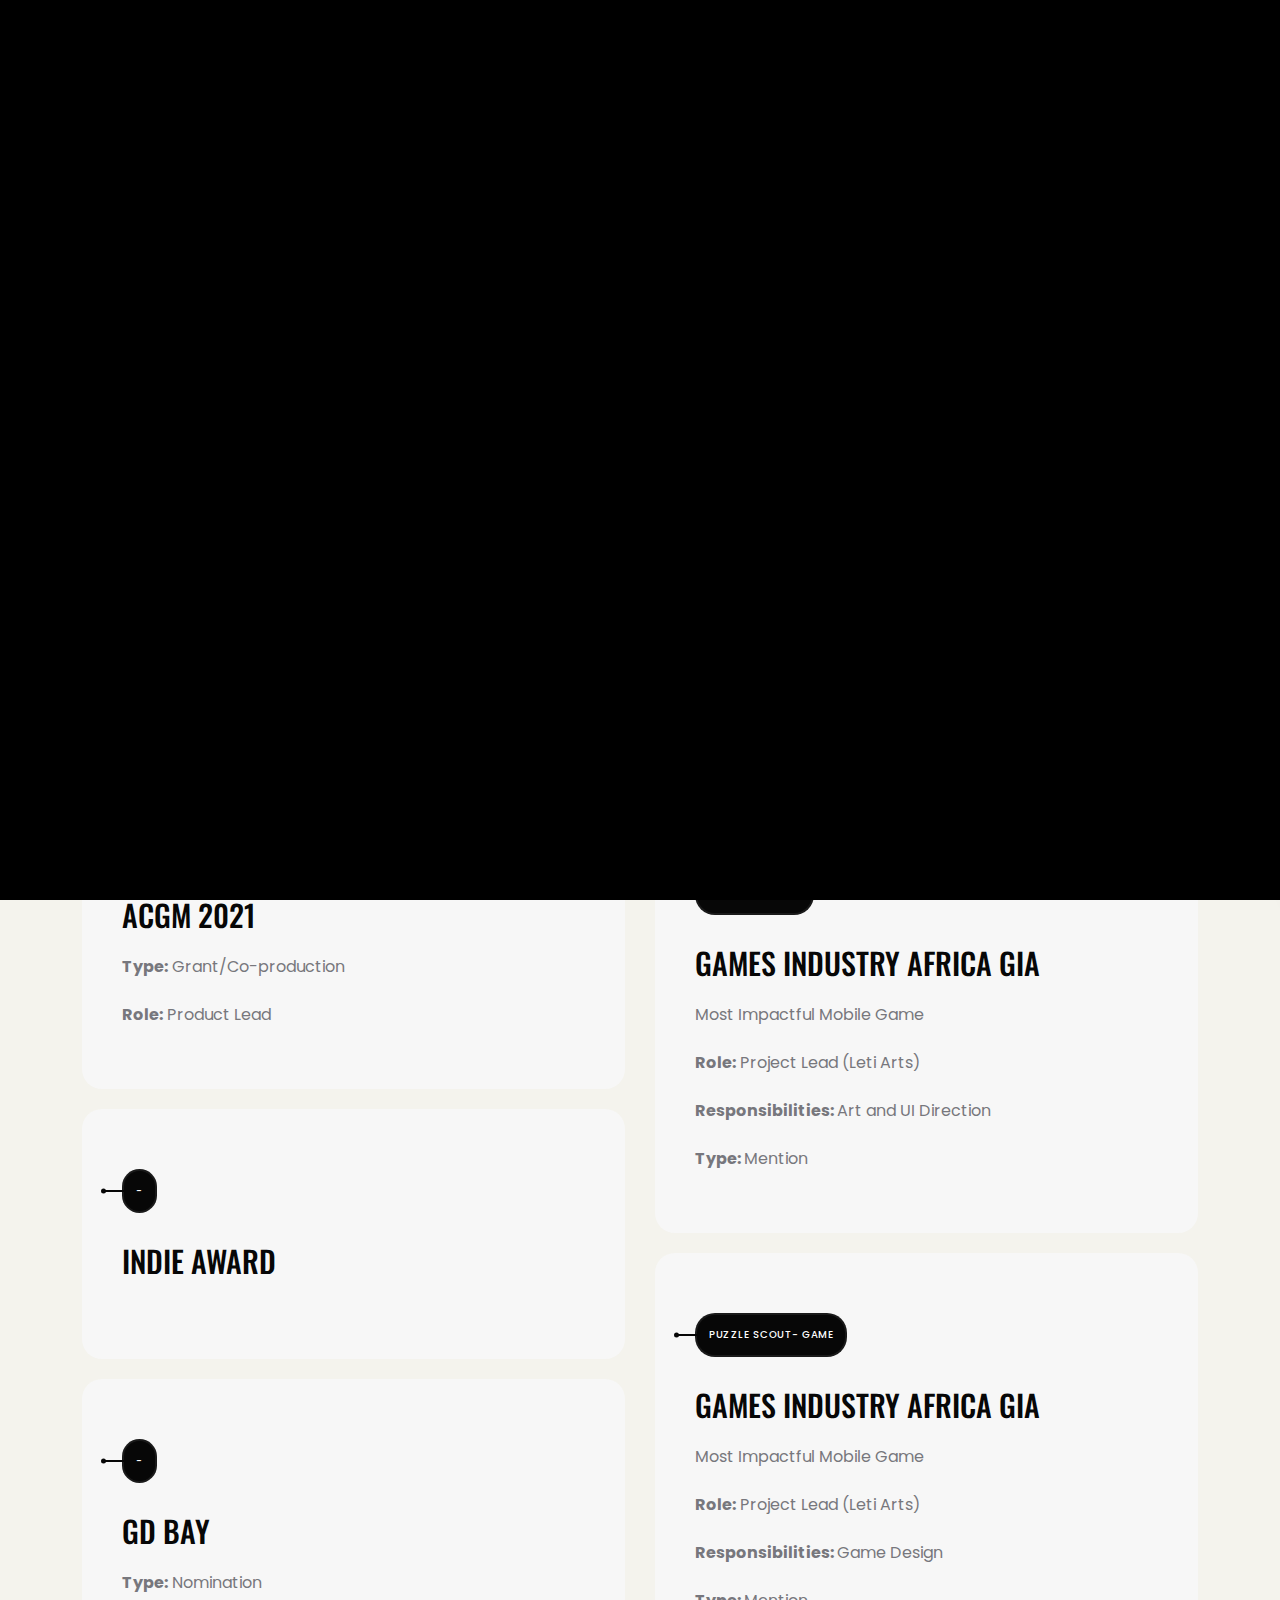
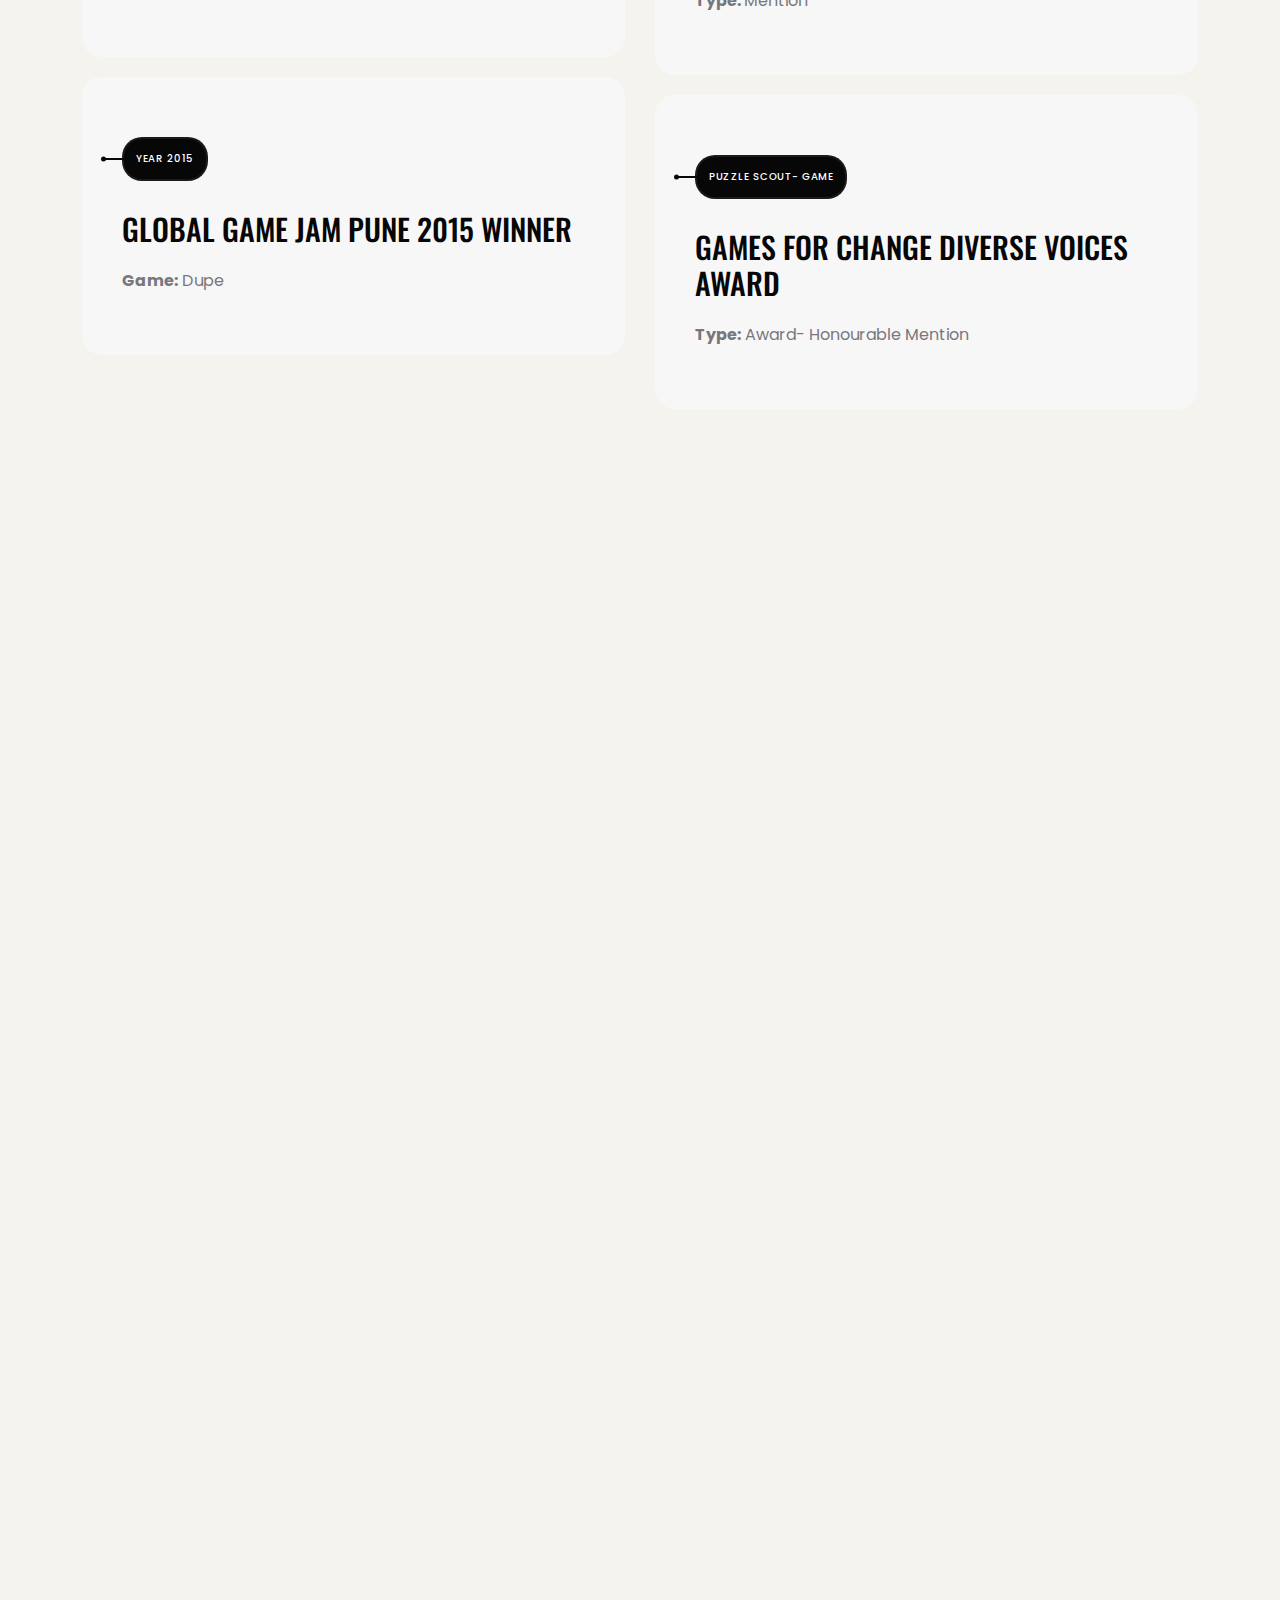
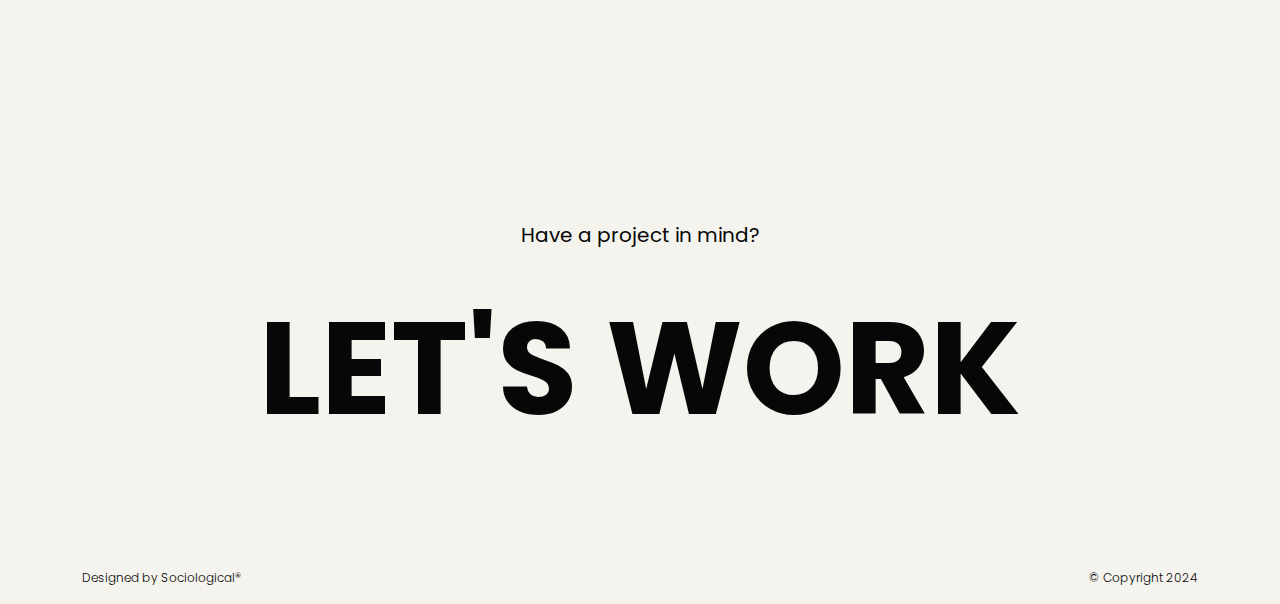
<file: about.html>
<!DOCTYPE html>
<html lang="en">

<head>
    <!-- META -->
    <meta charset="utf-8">
    <meta http-equiv="X-UA-Compatible" content="IE=edge">
    <meta name="viewport" content="width=device-width, initial-scale=1">
    <meta name="description" content="Yash Soad Saxena- Game Designer">
    <meta name="keywords" content="Game Designer Bhopal, Game Design Madhya Pradesh, Indian Game Designer, Casual Game Design, Serious Game Design, Educational Game Design, Game Producer Bhopal, Game Development Bhopal, Indie Game Developer Bhopal, Immersive Gameplay, Engaging Mechanics, Compelling Narratives, Cultural Authenticity in Games, Game Design Document (GDD), Project Roadmap (Game Development), Game Production Management, Cross-Functional Team Management (Game Dev), Game Funding, Game Project Management, Independent Game Development, Yash Soad Saxena Game Designer, Yash Soad Saxena Game Producer, Yash Soad Saxena Bhopal, Yash Soad Saxena Game Development, Game designer specializing in cultural themes Bhopal, Experienced game producer for indie games Madhya Pradesh, Create educational games with cultural relevance India, Hire a game designer for casual mobile games Bhopal, Looking for a game producer for serious games India, Game design services for cultural heritage projects Bhopal, Best game designers in Madhya Pradesh, Top game producers in Bhopal">
    <meta name="author" content="Yash Soad Saxena">
    <!-- PAGE TITLE -->
    <title>Yash Soad Saxena's</title>
    <link rel="icon" type="image/x-icon" href="assets/images/favicon.png">
    <!-- ALL GOOGLE FONTS -->
    <link rel="preconnect" href="https://fonts.googleapis.com">
    <link rel="preconnect" href="https://fonts.gstatic.com" crossorigin>
    <link href="https://fonts.googleapis.com/css2?family=Oswald:wght@200..700&family=Poppins:ital,wght@0,100;0,200;0,300;0,400;0,500;0,600;0,700;0,800;0,900;1,100;1,200;1,300;1,400;1,500;1,600;1,700;1,800;1,900&display=swap" rel="stylesheet">
    <!-- BOOTSTRAP CSS -->
    <link rel="stylesheet" href="assets/css/bootstrap.min.css" />
    <!-- FONT AWESOME CSS -->
    <link rel="stylesheet" href="assets/css/font-awesome-pro.css" />
    <!-- FONT AWESOME CSS -->
    <link rel="stylesheet" href="assets/fonts/remixicon.css" />
    <!-- MAGNIFIC CSS -->
    <link rel="stylesheet" href="assets/css/magnific-popup.css">
    <!-- NICE SELECT CSS -->
    <link rel="stylesheet" href="assets/css/nice-select.min.css" />
    <!-- ANIMATE CSS -->
    <link rel="stylesheet" href="assets/css/animate.min.css" />
    <!-- MOBILE MENU CSS -->
    <link rel="stylesheet" href="assets/css/mobilemenu.css" />
    <!-- SLICK CSS -->
    <link rel="stylesheet" href="assets/css/slick.min.css" />
    <!-- SPACING CSS -->
    <link rel="stylesheet" href="assets/css/spacing.css" />
    <!-- MAIN STYLE CSS -->
    <link rel="stylesheet" href="assets/css/style.css" />
    <!-- RESPONSIVE CSS -->
    <link rel="stylesheet" href="assets/css/responsive.css">
    <!-- HTML5 shim and Respond.js IE8 support of HTML5 elements and media queries -->
    <!-- WARNING: Respond.js doesn't work if you view the page via file:// -->
    <!--[if lt IE 9]>
      <script src="https://oss.maxcdn.com/html5shiv/3.7.2/html5shiv.min.js"></script>
      <script src="https://oss.maxcdn.com/respond/1.4.2/respond.min.js"></script>
    <![endif]-->
</head>

<body>
    <!-- START PRELOADER AREA-->
    <div class="preloader">
        <svg viewbox="0 0 1000 1000" preserveaspectratio="none">
            <path id="preloaderSvg" d="M0,1005S175,995,500,995s500,5,500,5V0H0Z"></path>
        </svg>
        <div class="preloader-heading">
            <div class="load-text">
                <span>L</span>
                <span>o</span>
                <span>a</span>
                <span>d</span>
                <span>i</span>
                <span>n</span>
                <span>g</span>
            </div>
        </div>
    </div>
    <!-- END PRELOADER AREA -->
    <!-- START SCROOL UP DESIGN AREA -->
    <div class="progress-wrap cursor-pointer">
        <i class="ri-arrow-up-s-line"></i>
        <svg class="progress-circle svg-content" width="100%" height="100%" viewBox="-1 -1 102 102">
            <path d="M50,1 a49,49 0 0,1 0,98 a49,49 0 0,1 0,-98" />
        </svg>
    </div>
    <!-- / END SCROOL UP DESIGN AREA -->
    <!-- START MAGIC CURSOR AND BALL AREA-->
    <div id="magic-cursor">
        <div id="ball"></div>
    </div>
    <!-- / END MAGIC CURSOR AND BALL AREA-->
    <!-- START MENU DESIGN AREA-->
    <header class="main-header">
        <div class="header-upper">
            <div class="container">
                <div class="header-inner">
                    <div class="row align-items-center">
                        <div class="col-xl-2 col-lg-2 col-md-6 col-6 col-sm-3">
                            <div class="logo-area">
                                <div class="logo">
                                    <a href="index.html"><img src="assets/images/logo.png" alt=""></a>
                                </div>
                            </div>
                        </div>
                        <div class="col-xl-10 col-lg-10 col-md-6 col-6 col-sm-9">
                            <div class="main-menu">
                                <nav id="mobile-menu">
                                    <ul>
                                        <li><a href="index.html" class="linkstyle">Home</a></li>
                                        <li><a href="about.html" class="linkstyle">Portfolio</a></li>
                                        <li><a href="lakeside.html" class="linkstyle">Lakeside Design</a></li>
                                        <li class=""><a href="projects.html" class="linkstyle">My Work</a>
                                            
                                        </li>
                                        <!-- <li><a href="blog.html" class="linkstyle">Blog</a></li> -->
                                        <li><a href="contact.html" class="linkstyle">Contact</a></li>
                                    </ul>
                                </nav>
                            </div>
                            <div class="side-menu-icon d-lg-none text-end">
                                <a href="javascript:void(0)" class="info-toggle-btn f-right sidebar-toggle-btn"><i class="fal fa-bars"></i></a>
                            </div>
                        </div>
                    </div>
                </div>
            </div>
        </div>
    </header>
    <!-- // END MENU DESIGN AREA-->
    <!-- START MOBILE MENU DESIGN AREA-->
    <div class="sidebar__area">
        <div class="sidebar__wrapper">
            <div class="sidebar__close">
                <button class="sidebar__close-btn" id="sidebar__close-btn">
                    <i class="fal fa-times"></i>
                </button>
            </div>
            <div class="sidebar__content mt-50 mb-20">
                <div class="mobile-menu fix"></div>
            </div>
        </div>
    </div>
    <div class="body-overlay"></div>
    <!-- // END MOBILE MENU DESIGN AREA-->
    <!-- START SINGLE PAGE DESIGN AREA -->
    <section class="single-page-hero-area">
        <div class="container">
            <div class="row align-items-center">
                <div class="col-lg-12">
                    <h2>MY PORTFOLIO</h2>
                </div>
            </div>
        </div>
    </section>
    <!-- // END SINGLE PAGE DESIGN AREA -->
    <!-- START RESUME EXPERIENCE DESIGN AREA -->
    <div class="resume-area no-padding" id="resume">
        <div class="container">
            <div class="row">
                <div class="col-xl-6 col-md-6">
                    <div class="resume-wrapper wow fadeInUp delay-0-2s">
                        <!-- START SINGLE EXPERIENCE DESIGN AREA -->
                        <div class="resume-box">
                            <span class="resume-date">Year 2022</span>
                            <h2>WSIS Award 2022</h2>
            
                            <p><span class="stories">- Role:</span>
                                Product Manager</p>


                               
                                     

                        </div>
                        <!-- / END SINGLE EXPERIENCE DESIGN AREA -->
                        <!-- START SINGLE EXPERIENCE DESIGN AREA -->
                        <div class="resume-box">
                            <span class="resume-date">Grant/Co-production</span>
                            <h2>ACGM 2021</h2>
                            
                            <p><span class="stories">Type:</span>
                                Grant/Co-production</p>
                            <p><span class="stories">Role:</span>
                                Product Lead</p>
                            
                            
                        </div>
                        <!-- / END SINGLE EXPERIENCE DESIGN AREA -->
                        <!-- START SINGLE EXPERIENCE DESIGN AREA -->
                        <div class="resume-box">
                            <span class="resume-date">-</span>
                            <h2>Indie Award
                            </h2>
                            
                           
                        </div>
                        <!-- / END SINGLE EXPERIENCE DESIGN AREA -->
                          <!-- START SINGLE EDUCATION DESIGN AREA -->
                        <div class="resume-box">
                            <span class="resume-date">-                            </span>
                            <h2>GD Bay                            </h2>
                            <p><span class="stories">Type:</span>
                                Nomination</p>
                            </div>
                        <!-- / END SINGLE EDUCATION DESIGN AREA -->
                         <!-- START SINGLE EDUCATION DESIGN AREA -->
                        <div class="resume-box">
                            <span class="resume-date">Year 2015</span>
                            <h2>Global game jam Pune  2015 winner </h2>
                            <p><span class="stories">Game:</span>
                                Dupe</p>
                            </div>
                        <!-- / END SINGLE EDUCATION DESIGN AREA -->
                    </div>
                </div>
                <div class="col-xl-6 col-md-6">
                    <div class="resume-wrapper wow fadeInUp delay-0-4s">
                        <!-- START SINGLE EDUCATION DESIGN AREA -->
                        <div class="resume-box">
                            <span class="resume-date">Puzzle Scout- Game (Award)</span>
                            <h2>G4C Best Gameplay Mention </h2>
                           
                            <p>G4C’s Diverse Voices, New Stories Challenge</p>
                            
                            <p><span class="stories">Role:</span>
                                Game Lead</p>
                        </div>
                        <!-- / END SINGLE EDUCATION DESIGN AREA -->
                        <!-- START SINGLE EDUCATION DESIGN AREA -->
                        <div class="resume-box">
                            <span class="resume-date">Shkorey- Game</span>
                            <h2>Games Industry Africa GIA </h2>
                           


                            
                      <p>Most Impactful Mobile Game </p>
                                <p><span class="stories">Role:</span>
                                    Project Lead (Leti Arts)</p>
                                    <p><span class="stories">Responsibilities: </span>
                                        Art and UI Direction</p>
                                        <p><span class="stories">Type: </span>
                                            Mention</p>
                        </div>
                        <!-- / END SINGLE EDUCATION DESIGN AREA -->
                        <!-- START SINGLE EDUCATION DESIGN AREA -->
                        <div class="resume-box">
                            <span class="resume-date">PUZZLE SCOUT- GAME</span>
                            <h2>Games Industry Africa GIA                            </h2>
                            <p>Most Impactful Mobile Game </p>
                                <p><span class="stories">Role:</span>
                                    Project Lead (Leti Arts)</p>
                                    <p><span class="stories">Responsibilities: </span>
                                        Game Design</p>
                                        <p><span class="stories">Type: </span>
                                            Mention</p>
                                         </div>
                        <!-- / END SINGLE EDUCATION DESIGN AREA -->
                         <!-- START SINGLE EDUCATION DESIGN AREA -->
                        <div class="resume-box">
                            <span class="resume-date">PUZZLE SCOUT- Game</span>
                            <h2>Games for Change Diverse Voices Award</h2>
                           
                                <p><span class="stories">Type:</span>
                                    Award- Honourable Mention</p>
                                   
                        
                        </div>
                        <!-- / END SINGLE EDUCATION DESIGN AREA -->
                        
                    </div>
                </div>
            </div>
        </div>
    </div>
    <!-- / END RESUME EXPERIENCE DESIGN AREA -->



    <!-- START SKILL DESIGN AREA -->
    <section id="skills" class="skill-area">
        <div class="container">
            <div class="container-inner">
                <div class="row">
                    <div class="col-xl-12 col-lg-12">
                        <div class="section-title section-black-title mb-40 wow fadeInUp delay-0-2s">
                            <h2>Professional Tools</h2>
                        </div>
                    </div>
                </div>
                <div class="row">
                    <div class="col-lg-12">
                        <div class="skill-items-wrap">
                            <div class="row">
                                <div class="col-xl-3 col-lg-4 col-md-3 col-sm-4 col-6">
                                    <div class="skill-item wow fadeInUp delay-0-2s">
                                        <img src="assets/images/logo/unity-69.svg" alt="Skill" height="55px" width="55px" />
                                        <h5>Unity</h5>
                                    </div>
                                </div>
                                <div class="col-xl-3 col-lg-4 col-md-3 col-sm-4 col-6">
                                    <div class="skill-item wow fadeInUp delay-0-3s">
                                        <img src="assets/images/logo/unreal-1 (1).svg" alt="Skill"  height="55px" width="55px"/>
                                        <h5>Unreal</h5>
                                    </div>
                                </div>
                                <div class="col-xl-3 col-lg-4 col-md-3 col-sm-4 col-6">
                                    <div class="skill-item wow fadeInUp delay-0-4s">
                                        <img src="assets/images/logo/trello.svg" alt="Skill" height="55px" width="55px" />
                                        <h5>Trello</h5>
                                    </div>
                                </div>
                                <div class="col-xl-3 col-lg-4 col-md-3 col-sm-4 col-6">
                                    <div class="skill-item wow fadeInUp delay-0-5s">
                                        <img src="assets/images/logo/office-2.svg" alt="Skill" height="55px" width="55px"/>
                                        <h5>Office Suite</h5>
                                    </div>
                                </div>
                                <div class="col-xl-3 col-lg-4 col-md-3 col-sm-4 col-6">
                                    <div class="skill-item wow fadeInUp delay-0-2s">
                                        <img src="assets/images/logo/miro-2.svg" alt="Skill" height="55px" width="55px" />
                                        <h5>Miro</h5>
                                    </div>
                                </div>
                                <div class="col-xl-3 col-lg-4 col-md-3 col-sm-4 col-6">
                                    <div class="skill-item wow fadeInUp delay-0-3s">
                                        <img src="assets/images/logo/microsoft-excel-2013.svg" alt="Skill" height="55px" width="55px" />
                                        <h5>Excel Sheets</h5>
                                    </div>
                                </div>
                                <div class="col-xl-3 col-lg-4 col-md-3 col-sm-4 col-6">
                                    <div class="skill-item wow fadeInUp delay-0-4s">
                                        <img src="assets/images/logo/canva-wordmark-2.svg" alt="Skill" height="55px" width="55px" />
                                        <h5>Canva</h5>
                                    </div>
                                </div>
                                <div class="col-xl-3 col-lg-4 col-md-3 col-sm-4 col-6">
                                    <div class="skill-item wow fadeInUp delay-0-5s">
                                        <img src="assets/images/logo/yed.png" alt="Skill" height="55px" width="55px"/>
                                        <h5>Yed</h5>
                                    </div>
                                </div>
                               
                                <div class="col-xl-3 col-lg-4 col-md-3 col-sm-4 col-6">
                                    <div class="skill-item wow fadeInUp delay-0-5s">
                                        <img src="assets/images/logo/figma.svg" alt="Skill" height="55px" width="55px"/>
                                        <h5>Figma</h5>
                                    </div>
                                </div>
                                <div class="col-xl-3 col-lg-4 col-md-3 col-sm-4 col-6">
                                    <div class="skill-item wow fadeInUp delay-0-5s">
                                        <img src="assets/images/logo/photoshop.svg" alt="Skill" height="55px" width="55px"/>
                                        <h5>Adobe Photoshop</h5>
                                    </div>
                                </div>
                                <div class="col-xl-3 col-lg-4 col-md-3 col-sm-4 col-6">
                                    <div class="skill-item wow fadeInUp delay-0-5s">
                                        <img src="assets/images/logo/illustratir.svg" alt="Skill" height="55px" width="55px"/>
                                        <h5>Adobe Illustrator</h5>
                                    </div>
                                </div>
                            
                            <div class="col-xl-3 col-lg-4 col-md-3 col-sm-4 col-6">
                                <div class="skill-item wow fadeInUp delay-0-5s">
                                    <img src="assets/images/logo/premier pro.svg" alt="Skill" height="55px" width="55px"/>
                                    <h5>Adobe Premier Pro</h5>
                                </div>
                            </div>
                            
                          
                    </div>
                </div>
            </div>
        </div>
    </section>
    <!-- / END SKILL DESIGN AREA -->



    <!-- START SKILL DESIGN AREA -->
<section id="skills" class="skill-area">
    <div class="container">
        <div class="container-inner">
            <div class="row">
                <div class="col-xl-12 col-lg-12">
                    <div class="section-title section-black-title mb-40 wow fadeInUp delay-0-2s">
                        <h2>MY Skills</h2>
                    </div>
                </div>
            </div>
            <div class="row">
                <div class="col-lg-12">
                    <div class="skill-items-wrap">
                        <div class="row">
                            <div class="col-xl-3 col-lg-4 col-md-3 col-sm-4 col-6">
                                <div class="skill-item1 wow fadeInUp delay-0-2s">
                                    
                                    <h5>Documentation</h5>
                                </div>
                            </div>
                            <div class="col-xl-3 col-lg-4 col-md-3 col-sm-4 col-6">
                                <div class="skill-item1 wow fadeInUp delay-0-3s">
                                    
                                    <h5>Balancing Economy</h5>
                                </div>
                            </div>
                            <div class="col-xl-3 col-lg-4 col-md-3 col-sm-4 col-6">
                                <div class="skill-item1 wow fadeInUp delay-0-4s">
                                   
                                    <h5>Progression & Game Flows</h5>
                                </div>
                            </div>
                            <div class="col-xl-3 col-lg-4 col-md-3 col-sm-4 col-6">
                                <div class="skill-item1 wow fadeInUp delay-0-5s">
                                   
                                    <h5>Breakdown and R&D</h5>
                                </div>
                            </div>
                            <div class="col-xl-3 col-lg-4 col-md-3 col-sm-4 col-6">
                                <div class="skill-item1 wow fadeInUp delay-0-2s">
                                    
                                    <h5>Simulations</h5>
                                </div>
                            </div>
                            <div class="col-xl-3 col-lg-4 col-md-3 col-sm-4 col-6">
                                <div class="skill-item1 wow fadeInUp delay-0-3s">
                                    
                                    <h5>Presentation and Pitches</h5>
                                </div>
                            </div>
                            <div class="col-xl-3 col-lg-4 col-md-3 col-sm-4 col-6">
                                <div class="skill-item1 wow fadeInUp delay-0-4s">
                                    
                                    <h5>Brainstorming</h5>
                                </div>
                            </div>
                            <div class="col-xl-3 col-lg-4 col-md-3 col-sm-4 col-6">
                                <div class="skill-item1 wow fadeInUp delay-0-5s">
                                   
                                    <h5>Wireframes & User Journey</h5>
                                </div>
                            </div>
                           
                            <div class="col-xl-3 col-lg-4 col-md-3 col-sm-4 col-6">
                                <div class="skill-item1 wow fadeInUp delay-0-5s">
                                    
                                    <h5>
 	
                                        Specification Document</h5>
                                </div>
                            </div>
                            <div class="col-xl-3 col-lg-4 col-md-3 col-sm-4 col-6">
                                <div class="skill-item1 wow fadeInUp delay-0-5s">
                                    
                                    <h5> 
 	Concept/High-Concept/GDDs</h5>
                                </div>
                            </div>
                            


                        <div class="col-xl-3 col-lg-4 col-md-3 col-sm-4 col-6">
                            <div class="skill-item1 wow fadeInUp delay-0-5s">
                                <h5>Monetization</h5>
                            </div>
                        </div>
                        
                        <div class="col-xl-3 col-lg-4 col-md-3 col-sm-4 col-6">
                            <div class="skill-item1 wow fadeInUp delay-0-5s">
                                <h5>Stakeholders Liason</h5>
                            </div>
                        </div>
                        
                        <div class="col-xl-3 col-lg-4 col-md-3 col-sm-4 col-6">
                            <div class="skill-item1 wow fadeInUp delay-0-5s">
                                <h5>Aglie Project Management</h5>
                            </div>
                        </div>
                        
                        <div class="col-xl-3 col-lg-4 col-md-3 col-sm-4 col-6">
                            <div class="skill-item1 wow fadeInUp delay-0-5s">
                                <h5>Team Building</h5>
                            </div>
                        </div>
                        
                        <div class="col-xl-3 col-lg-4 col-md-3 col-sm-4 col-6">
                            <div class="skill-item1 wow fadeInUp delay-0-5s">
                                <h5>Trainings and Workshop</h5>
                            </div>
                        </div>
                        
                        <div class="col-xl-3 col-lg-4 col-md-3 col-sm-4 col-6">
                            <div class="skill-item1 wow fadeInUp delay-0-5s">
                                <h5>Budget Scoping</h5>
                            </div>
                        </div>
                        
                        <div class="col-xl-3 col-lg-4 col-md-3 col-sm-4 col-6">
                            <div class="skill-item1 wow fadeInUp delay-0-5s">
                                <h5>Grant work & Funding</h5>
                            </div>
                        </div>
                        
                        <div class="col-xl-3 col-lg-4 col-md-3 col-sm-4 col-6">
                            <div class="skill-item1 wow fadeInUp delay-0-5s">
                                <h5>Level Design</h5>
                            </div>
                        </div>
                        
                        <div class="col-xl-3 col-lg-4 col-md-3 col-sm-4 col-6">
                            <div class="skill-item1 wow fadeInUp delay-0-5s">
                                <h5>UI/UX Design</h5>
                            </div>
                        </div>
                        
                        <div class="col-xl-3 col-lg-4 col-md-3 col-sm-4 col-6">
                            <div class="skill-item1 wow fadeInUp delay-0-5s">
                                <h5>Art Direction</h5>
                            </div>
                        </div>
                        
                      
                </div>
            </div>
        </div>
    </div>
</section>
<!-- / END SKILL DESIGN AREA -->
      <!-- START SERVICE DESIGN AREA -->
    <section id="services" class="services-area">
        <div class="container">
            <div class="row">
                <div class="col-xl-12 col-lg-12">
                    <div class="section-title section-black-title wow fadeInUp delay-0-2s">
                        <h2>Portfolio</h2>
                    </div>
                </div>
            </div>
            <div class="row">
                <!-- START SINGLE SERVICE DESIGN AREA -->
                <div class="col-lg-8 col-md-7">
                    <div class="service-item wow fadeInUp delay-0-2s">
                        <i class="ri-arrow-right-up-line"></i>
                        <h5>01</h5>
                        <h4>Game Designer</h4>
                        <p>A versatile game designer with over 8 years of experience crafting immersive gameplay systems, engaging mechanics, and compelling narratives across casual, serious, and educational games. Specializes in blending cultural authenticity with innovative design to create meaningful player experiences. Adept at leading brainstorming sessions, developing GDDs, and collaborating with artists, writers, and developers to bring unique game worlds to life. Known for balancing creativity with functionality, resulting in polished games that captivate and inspire diverse audiences.</p>
                    </div>
                    <div class="service-item wow fadeInUp delay-0-2s">
                        <i class="ri-arrow-right-up-line"></i>
                        <h5>03</h5>
                        <h4>BDA</h4>
                        <p>A strategic business developer with a focus on expanding opportunities in the gaming industry through partnerships, fundraising, and market analysis. Adept at identifying growth avenues, securing grants, and negotiating deals that drive project success. Experienced in leading client-facing initiatives, integrating educational and commercial goals into game design, and building long-term relationships with organizations. Recognized for transforming ideas into profitable ventures and spearheading campaigns that elevate brand visibility and market reach.
                        </p>
                    </div>
                </div>
                <!-- / END SINGLE SERVICE DESIGN AREA -->
                <!-- START SINGLE SERVICE DESIGN AREA -->
                <div class="col-lg-4 col-md-5">
                    <div class="service-item wow fadeInUp delay-0-4s">
                        <i class="ri-arrow-right-up-line"></i>
                        <h5>02</h5>
                        <h4>Game Production</h4>
                        <p>An experienced game producer with a proven track record of managing projects from concept to launch, ensuring timely delivery and high-quality results. Skilled at coordinating cross-functional teams, managing production pipelines, and aligning creative and technical goals. Excels in crafting detailed project roadmaps, securing funding, and maintaining clear communication between stakeholders. Known for delivering culturally rich and commercially successful games by fostering collaboration and driving projects to meet both artistic and market demands.
                        </p>
                    </div>
                </div>
                <!-- / END SINGLE SERVICE DESIGN AREA -->
                <!-- START SINGLE SERVICE DESIGN AREA -->
                <div class="col-lg-8 col-md-7">
                    
                </div>
                <!-- / END SINGLE SERVICE DESIGN AREA -->
                
            </div>
        </div>
    </section>
    <!-- / END SERVICE DESIGN AREA -->














    




    <!-- START FOOTER DESIGN AREA -->
    <footer class="main-footer">
        <div class="container">
            <div class="row">
                <div class="col-lg-12">
                    <div class="footer-top">
                        <p> Have a project in mind?</p>
                        <h2><a href="https://web.whatsapp.com/send/?phone=918839382144&text&type=phone_number&app_absent=0">let's work</a></h2>
                    </div>
                </div>
            </div>
            <div class="row">
                <div class="col-lg-6 col-sm-6">
                    <p class="copy-left-text"><a href="https://web.whatsapp.com/send/?phone=916260081483&text&type=phone_number&app_absent=0">Designed by Sociological®</a></p>
                </div>
                <div class="col-lg-6 col-sm-6">
                    <p class="copy-right-text">&copy; Copyright 2024</p>
                </div>
            </div>
        </div>
    </footer>
    <!-- / END FOOTER DESIGN AREA -->
    <!-- JQUERY JS -->
    <script src="assets/js/jquery-3.6.0.min.js"></script>
    <!-- BOOTSTRAP JS-->
    <script src="assets/js/bootstrap.min.js"></script>
    <!-- APPEAR JS -->
    <script src="assets/js/appear.min.js"></script>
    <!-- MAGNIFICANT JS -->
    <script src="assets/js/jquery.magnific-popup.min.js"></script>
    <!-- MOBILE MENU JS-->
    <script src="assets/js/mobilemenu.js"></script>
    <!-- GSAP AND LOCOMOTIV JS-->
    <script src="assets/js/gsap.min.js"></script>
    <script src="assets/js/ScrollTrigger.min.js"></script>
    <script src="assets/js/lenis.js"></script>
    <!-- SLICK JS-->
    <script src="assets/js/slick.min.js"></script>
    <!-- NICE SELECT JS-->
    <script src="assets/js/jquery.nice-select.min.js"></script>
    <!-- IMAGE LOADER JS-->
    <script src="assets/js/imagesloaded.pkgd.min.js"></script>
    <!-- ISOTOPE JS-->
    <script src="assets/js/isotope.pkgd.min.js"></script>
    <!--  WOW ANIMATION JS-->
    <script src="assets/js/wow.min.js"></script>
    <!-- SCRIPT JS-->
    <script src="assets/js/script.js"></script>
</body>

</html>
</file>
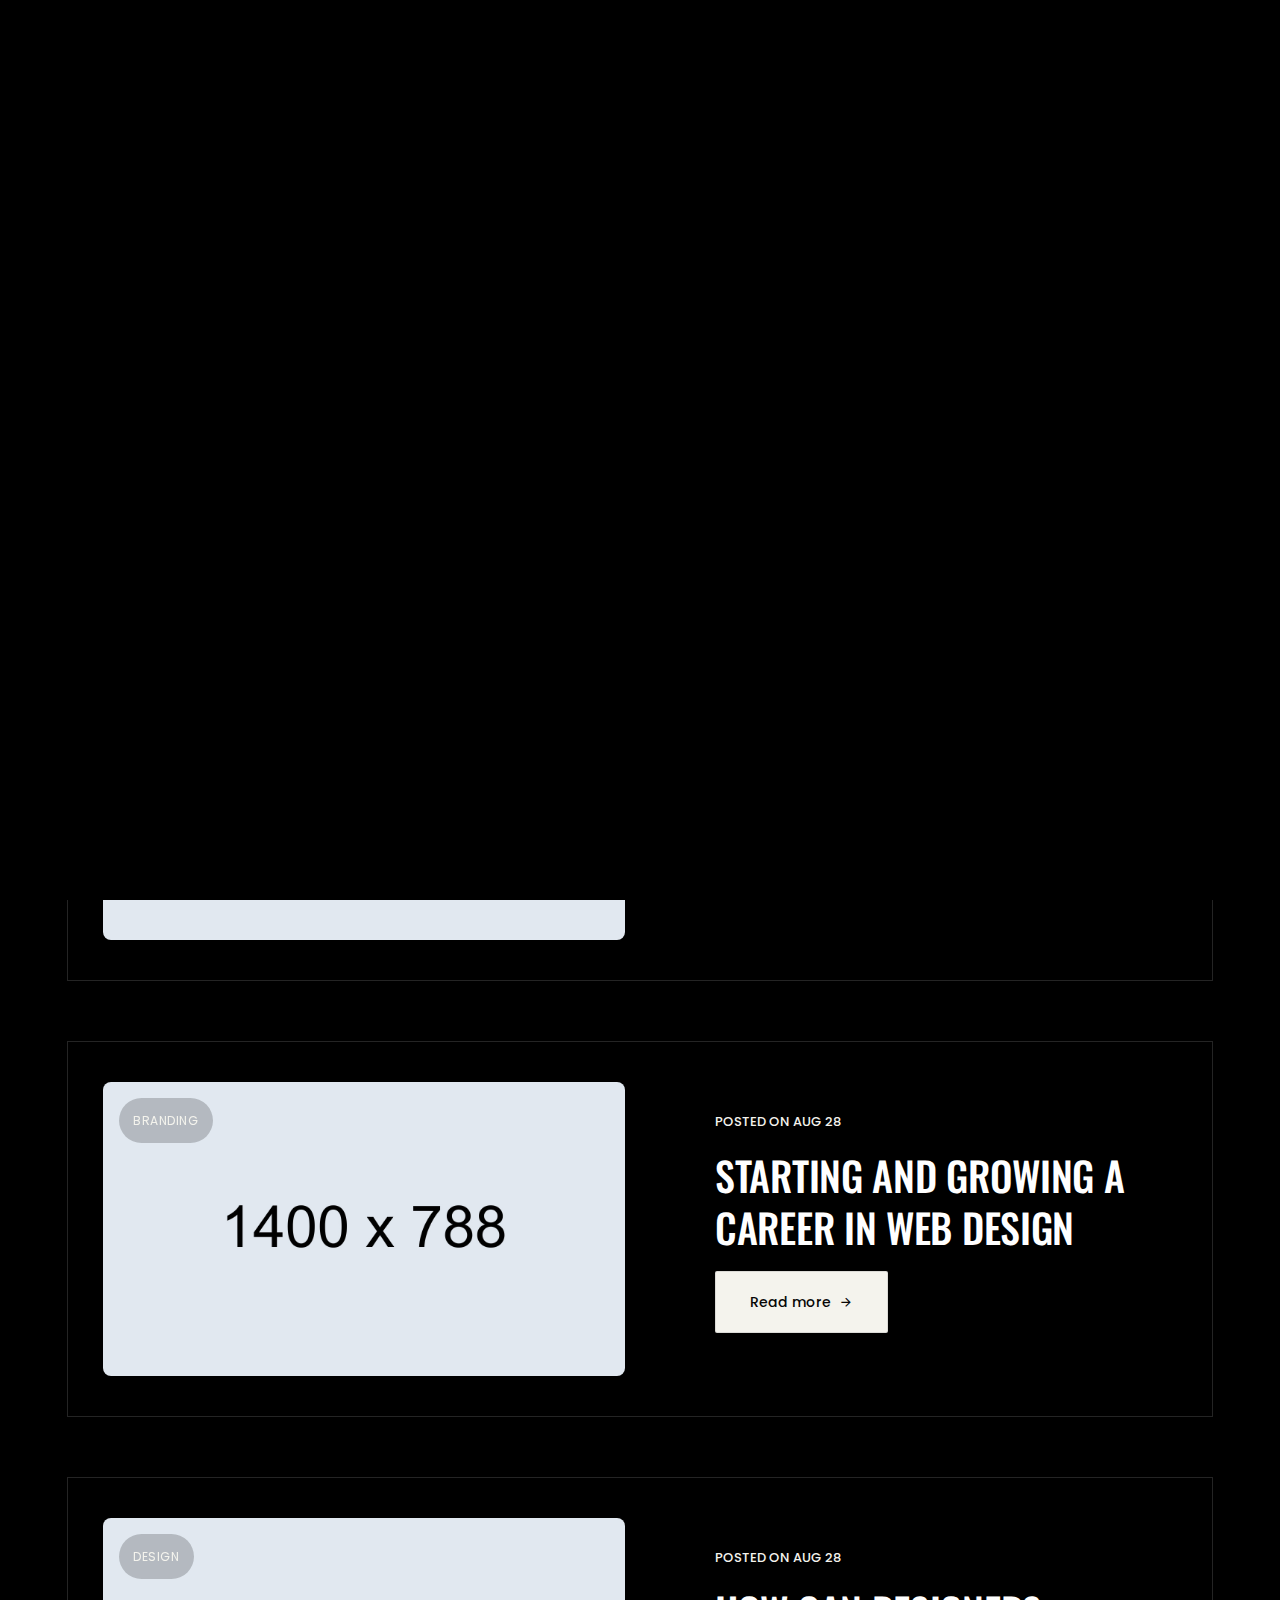
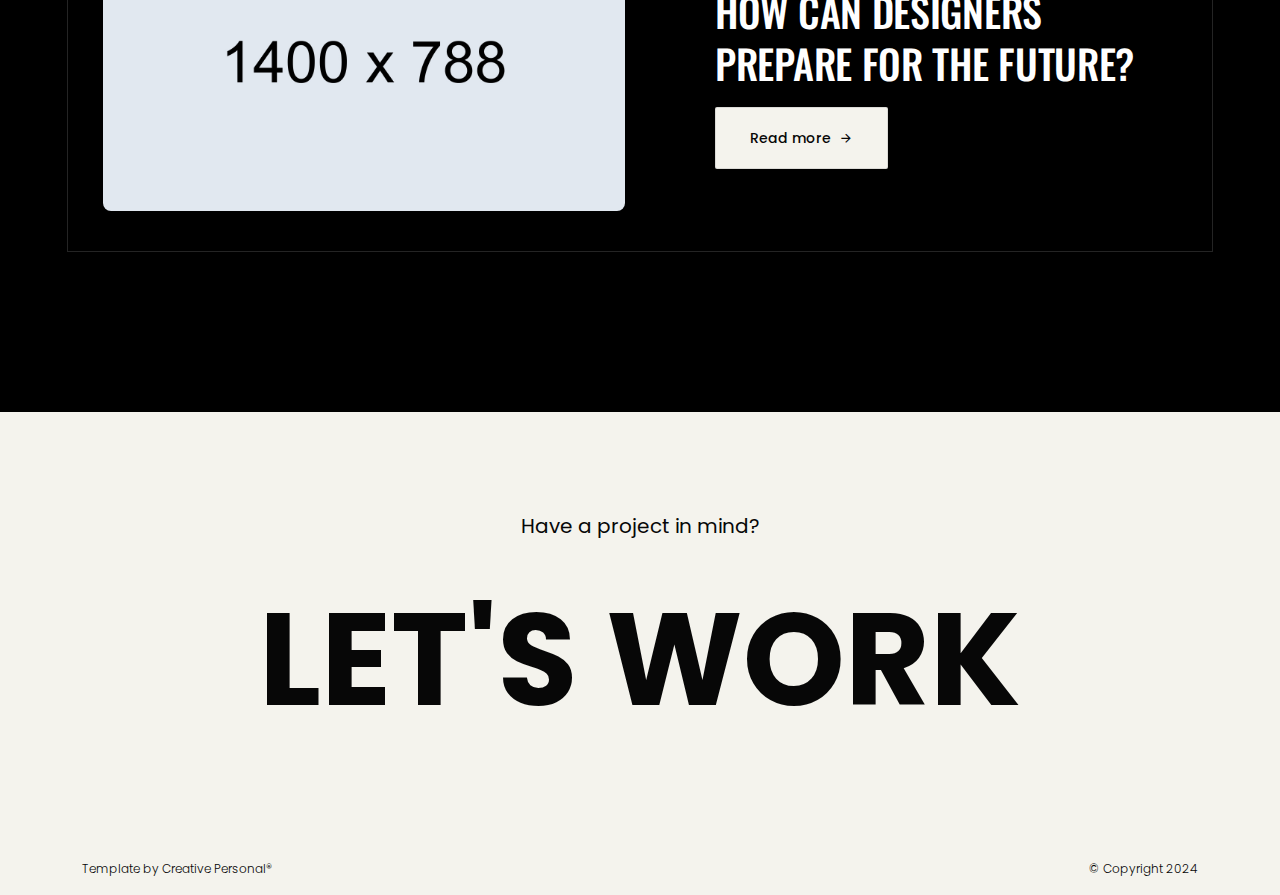
<file: blog.html>
<!DOCTYPE html>
<html lang="en">

<head>
    <!-- META -->
    <meta charset="utf-8">
    <meta http-equiv="X-UA-Compatible" content="IE=edge">
    <meta name="viewport" content="width=device-width, initial-scale=1">
    <meta name="description" content="Nino - Modern Portfolio Template">
    <meta name="keywords" content="personal, portfolio new, html, one page, bootstrap, new html template, design, creative, onepage, clean, modern">
    <meta name="author" content="Tanvir Hossain">
    <!-- PAGE TITLE -->
    <title>Shared on THEMELOCK.COM - Nino - Modern Portfolio Template</title>
    <link rel="icon" type="image/x-icon" href="assets/images/favicon.png">
    <!-- ALL GOOGLE FONTS -->
    <link rel="preconnect" href="https://fonts.googleapis.com">
    <link rel="preconnect" href="https://fonts.gstatic.com" crossorigin>
    <link href="https://fonts.googleapis.com/css2?family=Oswald:wght@200..700&family=Poppins:ital,wght@0,100;0,200;0,300;0,400;0,500;0,600;0,700;0,800;0,900;1,100;1,200;1,300;1,400;1,500;1,600;1,700;1,800;1,900&display=swap" rel="stylesheet">
    <!-- BOOTSTRAP CSS -->
    <link rel="stylesheet" href="assets/css/bootstrap.min.css" />
    <!-- FONT AWESOME CSS -->
    <link rel="stylesheet" href="assets/css/font-awesome-pro.css" />
    <!-- FONT AWESOME CSS -->
    <link rel="stylesheet" href="assets/fonts/remixicon.css" />
    <!-- MAGNIFIC CSS -->
    <link rel="stylesheet" href="assets/css/magnific-popup.css">
    <!-- NICE SELECT CSS -->
    <link rel="stylesheet" href="assets/css/nice-select.min.css" />
    <!-- ANIMATE CSS -->
    <link rel="stylesheet" href="assets/css/animate.min.css" />
    <!-- MOBILE MENU CSS -->
    <link rel="stylesheet" href="assets/css/mobilemenu.css" />
    <!-- SLICK CSS -->
    <link rel="stylesheet" href="assets/css/slick.min.css" />
    <!-- SPACING CSS -->
    <link rel="stylesheet" href="assets/css/spacing.css" />
    <!-- MAIN STYLE CSS -->
    <link rel="stylesheet" href="assets/css/style.css" />
    <!-- RESPONSIVE CSS -->
    <link rel="stylesheet" href="assets/css/responsive.css">
    <!-- HTML5 shim and Respond.js IE8 support of HTML5 elements and media queries -->
    <!-- WARNING: Respond.js doesn't work if you view the page via file:// -->
    <!--[if lt IE 9]>
      <script src="https://oss.maxcdn.com/html5shiv/3.7.2/html5shiv.min.js"></script>
      <script src="https://oss.maxcdn.com/respond/1.4.2/respond.min.js"></script>
    <![endif]-->
</head>

<body>
    <!-- START PRELOADER AREA-->
    <div class="preloader">
        <svg viewbox="0 0 1000 1000" preserveaspectratio="none">
            <path id="preloaderSvg" d="M0,1005S175,995,500,995s500,5,500,5V0H0Z"></path>
        </svg>
        <div class="preloader-heading">
            <div class="load-text">
                <span>L</span>
                <span>o</span>
                <span>a</span>
                <span>d</span>
                <span>i</span>
                <span>n</span>
                <span>g</span>
            </div>
        </div>
    </div>
    <!-- END PRELOADER AREA -->
    <!-- START SCROOL UP DESIGN AREA -->
    <div class="progress-wrap cursor-pointer">
        <i class="ri-arrow-up-s-line"></i>
        <svg class="progress-circle svg-content" width="100%" height="100%" viewBox="-1 -1 102 102">
            <path d="M50,1 a49,49 0 0,1 0,98 a49,49 0 0,1 0,-98" />
        </svg>
    </div>
    <!-- / END SCROOL UP DESIGN AREA -->
    <!-- START MAGIC CURSOR AND BALL AREA-->
    <div id="magic-cursor">
        <div id="ball"></div>
    </div>
    <!-- / END MAGIC CURSOR AND BALL AREA-->
    <!-- START MENU DESIGN AREA-->
    <header class="main-header">
        <div class="header-upper">
            <div class="container">
                <div class="header-inner">
                    <div class="row align-items-center">
                        <div class="col-xl-2 col-lg-2 col-md-6 col-6 col-sm-3">
                            <div class="logo-area">
                                <div class="logo">
                                    <a href="index.html"><img src="assets/images/logo.png" alt=""></a>
                                </div>
                            </div>
                        </div>
                        <div class="col-xl-10 col-lg-10 col-md-6 col-6 col-sm-9">
                            <div class="main-menu">
                                <nav id="mobile-menu">
                                    <ul>
                                        <li><a href="index.html" class="linkstyle">Home</a></li>
                                        <li><a href="about.html" class="linkstyle">about</a></li>
                                        <li><a href="service.html" class="linkstyle">services</a></li>
                                        <li class="has-dropdown"><a href="projects.html" class="linkstyle">projects</a>
                                            <ul class="sub-menu">
                                                <li><a href="projects.html">Projects List</a></li>
                                                <li><a href="single-project.html">Single Portfolio</a></li>
                                            </ul>
                                        </li>
                                        <li><a href="blog.html" class="linkstyle">Blog</a></li>
                                        <li><a href="contact.html" class="linkstyle">Contact</a></li>
                                    </ul>
                                </nav>
                            </div>
                            <div class="side-menu-icon d-lg-none text-end">
                                <a href="javascript:void(0)" class="info-toggle-btn f-right sidebar-toggle-btn"><i class="fal fa-bars"></i></a>
                            </div>
                        </div>
                    </div>
                </div>
            </div>
        </div>
    </header>
    <!-- // END MENU DESIGN AREA-->
    <!-- START MOBILE MENU DESIGN AREA-->
    <div class="sidebar__area">
        <div class="sidebar__wrapper">
            <div class="sidebar__close">
                <button class="sidebar__close-btn" id="sidebar__close-btn">
                    <i class="fal fa-times"></i>
                </button>
            </div>
            <div class="sidebar__content mt-50 mb-20">
                <div class="mobile-menu fix"></div>
            </div>
        </div>
    </div>
    <div class="body-overlay"></div>
    <!-- // END MOBILE MENU DESIGN AREA-->
    <!-- START SINGLE PAGE DESIGN AREA -->
    <section class="single-page-hero-area">
        <div class="container">
            <div class="row align-items-center">
                <div class="col-lg-12">
                    <h2>Blogs</h2>
                    <p>Stories, Advice, and Inspiration for the Curious Mind</p>
                </div>
            </div>
        </div>
    </section>
    <!-- // END SINGLE PAGE DESIGN AREA -->
    <!-- START VLOG DESIGN AREA -->
    <section class="blog-area">
        <div class="container">
            <!-- START SINGLE VLOG DESIGN AREA -->
            <div class="row blog-post-box align-items-center">
                <div class="col-lg-6">
                    <div class="blog-post-img">
                        <a href="#">
                            <img src="assets/images/blog/blog1.jpg" alt="">
                        </a>
                        <div class="blog-post-category">
                            <a href="#">Help</a>
                        </div>
                    </div>
                </div>
                <div class="col-lg-6">
                    <div class="blog-post-caption">
                        <h3>Posted on Aug 28</h3>
                        <h2><a class="link-decoration" href="#">Create a Landing Page That Performs Great</a></h2>
                        <a class="theme-btn theme-btn-two" href="#">Read more <i class="ri-arrow-right-line"></i></a>
                    </div>
                </div>
            </div>
            <!-- START SINGLE VLOG DESIGN AREA -->
            <!-- START SINGLE VLOG DESIGN AREA -->
            <div class="row blog-post-box align-items-center">
                <div class="col-lg-6">
                    <div class="blog-post-img">
                        <a href="#">
                            <img src="assets/images/blog/blog2.jpg" alt="">
                        </a>
                        <div class="blog-post-category">
                            <a href="#">Branding</a>
                        </div>
                    </div>
                </div>
                <div class="col-lg-6">
                    <div class="blog-post-caption">
                        <h3>Posted on Aug 28</h3>
                        <h2><a class="link-decoration" href="#">Starting and Growing a Career in Web Design</a></h2>
                        <a class="theme-btn theme-btn-two" href="#">Read more <i class="ri-arrow-right-line"></i></a>
                    </div>
                </div>
            </div>
            <!-- START SINGLE VLOG DESIGN AREA -->
            <!-- START SINGLE VLOG DESIGN AREA -->
            <div class="row blog-post-box align-items-center">
                <div class="col-lg-6">
                    <div class="blog-post-img">
                        <a href="#">
                            <img src="assets/images/blog/blog3.jpg" alt="">
                        </a>
                        <div class="blog-post-category">
                            <a href="#">Design</a>
                        </div>
                    </div>
                </div>
                <div class="col-lg-6">
                    <div class="blog-post-caption">
                        <h3>Posted on Aug 28</h3>
                        <h2><a class="link-decoration" href="#">How Can Designers Prepare for the Future?</a></h2>
                        <a class="theme-btn theme-btn-two" href="#">Read more <i class="ri-arrow-right-line"></i></a>
                    </div>
                </div>
            </div>
            <!-- START SINGLE VLOG DESIGN AREA -->
        </div>
    </section>
    <!-- / END VLOG DESIGN AREA -->

    <!-- START FOOTER DESIGN AREA -->
    <footer class="main-footer">
        <div class="container">
            <div class="row">
                <div class="col-lg-12">
                    <div class="footer-top">
                        <p> Have a project in mind?</p>
                        <h2><a href="mailto:hello@websitename.com">let's work</a></h2>
                    </div>
                </div>
            </div>
            <div class="row">
                <div class="col-lg-6 col-sm-6">
                    <p class="copy-left-text">Template by <a href="https://themeforest.net/user/creativepersonal/portfolio">Creative Personal®</a></p>
                </div>
                <div class="col-lg-6 col-sm-6">
                    <p class="copy-right-text">&copy; Copyright 2024</p>
                </div>
            </div>
        </div>
    </footer>
    <!-- / END FOOTER DESIGN AREA -->
    <!-- JQUERY JS -->
    <script src="assets/js/jquery-3.6.0.min.js"></script>
    <!-- BOOTSTRAP JS-->
    <script src="assets/js/bootstrap.min.js"></script>
    <!-- APPEAR JS -->
    <script src="assets/js/appear.min.js"></script>
    <!-- MAGNIFICANT JS -->
    <script src="assets/js/jquery.magnific-popup.min.js"></script>
    <!-- MOBILE MENU JS-->
    <script src="assets/js/mobilemenu.js"></script>
    <!-- GSAP AND LOCOMOTIV JS-->
    <script src="assets/js/gsap.min.js"></script>
    <script src="assets/js/ScrollTrigger.min.js"></script>
    <script src="assets/js/lenis.js"></script>
    <!-- SLICK JS-->
    <script src="assets/js/slick.min.js"></script>
    <!-- NICE SELECT JS-->
    <script src="assets/js/jquery.nice-select.min.js"></script>
    <!-- IMAGE LOADER JS-->
    <script src="assets/js/imagesloaded.pkgd.min.js"></script>
    <!-- ISOTOPE JS-->
    <script src="assets/js/isotope.pkgd.min.js"></script>
    <!--  WOW ANIMATION JS-->
    <script src="assets/js/wow.min.js"></script>
    <!-- SCRIPT JS-->
    <script src="assets/js/script.js"></script>
</body>

</html>
</file>
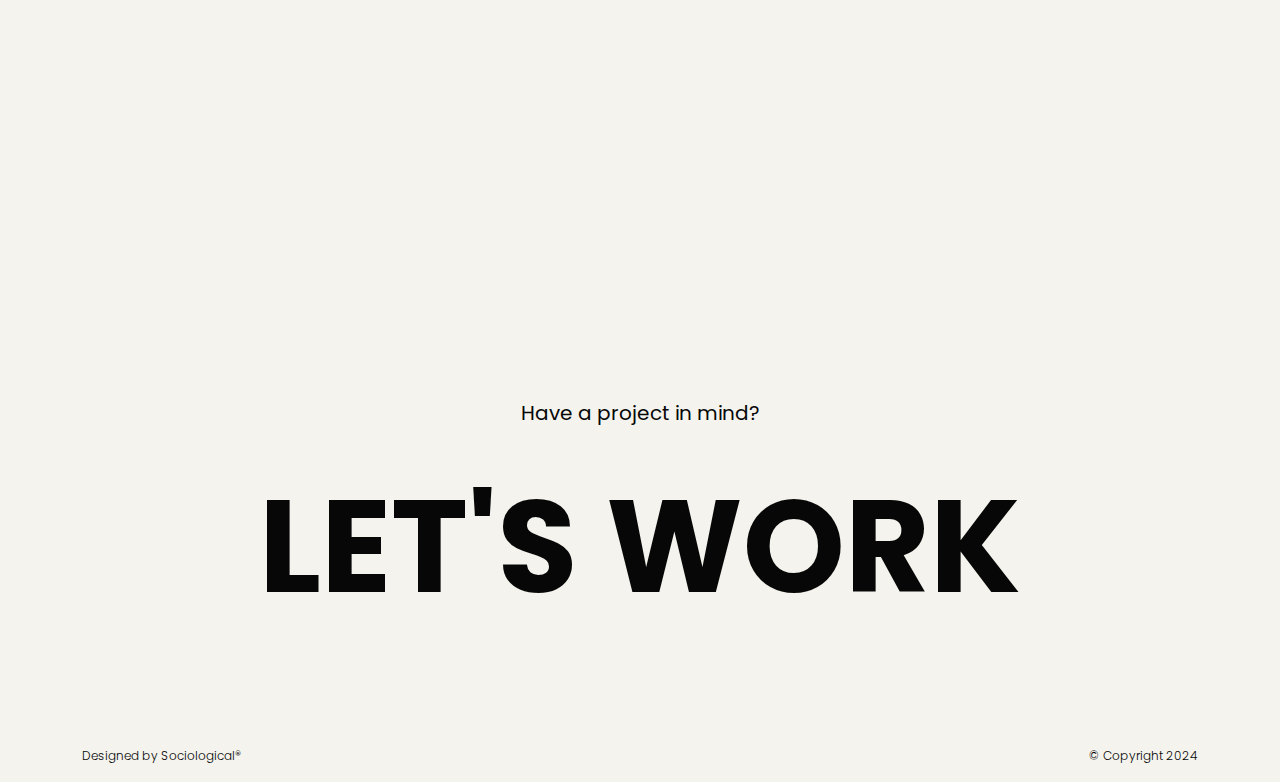
<file: contact.html>
<!DOCTYPE html>
<html lang="en">

<head>
    <!-- META -->
    <meta charset="utf-8">
    <meta http-equiv="X-UA-Compatible" content="IE=edge">
    <meta name="viewport" content="width=device-width, initial-scale=1">
    <meta name="description" content="Yash Soad Saxena- Game Designer">
    <meta name="keywords" content="Game Designer Bhopal, Game Design Madhya Pradesh, Indian Game Designer, Casual Game Design, Serious Game Design, Educational Game Design, Game Producer Bhopal, Game Development Bhopal, Indie Game Developer Bhopal, Immersive Gameplay, Engaging Mechanics, Compelling Narratives, Cultural Authenticity in Games, Game Design Document (GDD), Project Roadmap (Game Development), Game Production Management, Cross-Functional Team Management (Game Dev), Game Funding, Game Project Management, Independent Game Development, Yash Soad Saxena Game Designer, Yash Soad Saxena Game Producer, Yash Soad Saxena Bhopal, Yash Soad Saxena Game Development, Game designer specializing in cultural themes Bhopal, Experienced game producer for indie games Madhya Pradesh, Create educational games with cultural relevance India, Hire a game designer for casual mobile games Bhopal, Looking for a game producer for serious games India, Game design services for cultural heritage projects Bhopal, Best game designers in Madhya Pradesh, Top game producers in Bhopal">
    <meta name="author" content="Yash Soad Saxena">
    <!-- PAGE TITLE -->
     <title>Yash Soad Saxena's</title>
    <link rel="icon" type="image/x-icon" href="assets/images/favicon.png">
    <!-- ALL GOOGLE FONTS -->
    <link rel="preconnect" href="https://fonts.googleapis.com">
    <link rel="preconnect" href="https://fonts.gstatic.com" crossorigin>
    <link href="https://fonts.googleapis.com/css2?family=Oswald:wght@200..700&family=Poppins:ital,wght@0,100;0,200;0,300;0,400;0,500;0,600;0,700;0,800;0,900;1,100;1,200;1,300;1,400;1,500;1,600;1,700;1,800;1,900&display=swap" rel="stylesheet">
    <!-- BOOTSTRAP CSS -->
    <link rel="stylesheet" href="assets/css/bootstrap.min.css" />
    <!-- FONT AWESOME CSS -->
    <link rel="stylesheet" href="assets/css/font-awesome-pro.css" />
    <!-- FONT AWESOME CSS -->
    <link rel="stylesheet" href="assets/fonts/remixicon.css" />
    <!-- MAGNIFIC CSS -->
    <link rel="stylesheet" href="assets/css/magnific-popup.css">
    <!-- NICE SELECT CSS -->
    <link rel="stylesheet" href="assets/css/nice-select.min.css" />
    <!-- ANIMATE CSS -->
    <link rel="stylesheet" href="assets/css/animate.min.css" />
    <!-- MOBILE MENU CSS -->
    <link rel="stylesheet" href="assets/css/mobilemenu.css" />
    <!-- SLICK CSS -->
    <link rel="stylesheet" href="assets/css/slick.min.css" />
    <!-- SPACING CSS -->
    <link rel="stylesheet" href="assets/css/spacing.css" />
    <!-- MAIN STYLE CSS -->
    <link rel="stylesheet" href="assets/css/style.css" />
    <!-- RESPONSIVE CSS -->
    <link rel="stylesheet" href="assets/css/responsive.css">
    <!-- HTML5 shim and Respond.js IE8 support of HTML5 elements and media queries -->
    <!-- WARNING: Respond.js doesn't work if you view the page via file:// -->
    <!--[if lt IE 9]>
      <script src="https://oss.maxcdn.com/html5shiv/3.7.2/html5shiv.min.js"></script>
      <script src="https://oss.maxcdn.com/respond/1.4.2/respond.min.js"></script>
    <![endif]-->
</head>

<body>
    <!-- START PRELOADER AREA-->
    <div class="preloader">
        <svg viewbox="0 0 1000 1000" preserveaspectratio="none">
            <path id="preloaderSvg" d="M0,1005S175,995,500,995s500,5,500,5V0H0Z"></path>
        </svg>
        <div class="preloader-heading">
            <div class="load-text">
                <span>L</span>
                <span>o</span>
                <span>a</span>
                <span>d</span>
                <span>i</span>
                <span>n</span>
                <span>g</span>
            </div>
        </div>
    </div>
    <!-- END PRELOADER AREA -->
    <!-- START SCROOL UP DESIGN AREA -->
    <div class="progress-wrap cursor-pointer">
        <i class="ri-arrow-up-s-line"></i>
        <svg class="progress-circle svg-content" width="100%" height="100%" viewBox="-1 -1 102 102">
            <path d="M50,1 a49,49 0 0,1 0,98 a49,49 0 0,1 0,-98" />
        </svg>
    </div>
    <!-- / END SCROOL UP DESIGN AREA -->
    <!-- START MAGIC CURSOR AND BALL AREA-->
    <div id="magic-cursor">
        <div id="ball"></div>
    </div>
    <!-- / END MAGIC CURSOR AND BALL AREA-->
    <!-- START MENU DESIGN AREA-->
    <header class="main-header">
        <div class="header-upper">
            <div class="container">
                <div class="header-inner">
                    <div class="row align-items-center">
                        <div class="col-xl-2 col-lg-2 col-md-6 col-6 col-sm-3">
                            <div class="logo-area">
                                <div class="logo">
                                    <a href="index.html"><img src="assets/images/logo.png" alt=""></a>
                                </div>
                            </div>
                        </div>
                        <div class="col-xl-10 col-lg-10 col-md-6 col-6 col-sm-9">
                            <div class="main-menu">
                                <nav id="mobile-menu">
                                    <ul>
                                        <li><a href="index.html" class="linkstyle">Home</a></li>
                                        <li><a href="about.html" class="linkstyle">Portfolio</a></li>
                                        <li><a href="lakeside.html" class="linkstyle">Lakeside Design</a></li>
                                        <li class=""><a href="projects.html" class="linkstyle">My Work</a>
                                            
                                        </li>
                                        <!-- <li><a href="blog.html" class="linkstyle">Blog</a></li> -->
                                        <li><a href="contact.html" class="linkstyle">Contact</a></li>
                                    </ul>
                                </nav>
                            </div>
                            <div class="side-menu-icon d-lg-none text-end">
                                <a href="javascript:void(0)" class="info-toggle-btn f-right sidebar-toggle-btn"><i class="fal fa-bars"></i></a>
                            </div>
                        </div>
                    </div>
                </div>
            </div>
        </div>
    </header>
    <!-- // END MENU DESIGN AREA-->
    <!-- START MOBILE MENU DESIGN AREA-->
    <div class="sidebar__area">
        <div class="sidebar__wrapper">
            <div class="sidebar__close">
                <button class="sidebar__close-btn" id="sidebar__close-btn">
                    <i class="fal fa-times"></i>
                </button>
            </div>
            <div class="sidebar__content mt-50 mb-20">
                <div class="mobile-menu fix"></div>
            </div>
        </div>
    </div>
    <div class="body-overlay"></div>
    <!-- // END MOBILE MENU DESIGN AREA-->
    <!-- START SINGLE PAGE DESIGN AREA -->
    <section class="single-page-hero-area">
        <div class="container">
            <div class="row align-items-center">
                <div class="col-lg-12">
                    <h2>Your Own Lakeside Designer</h2>
                    <p>Fill out the form below to get in touch with me. I'm always excited to hear about new opportunities and I'll do my best to respond to your inquiry within 24 hours.</p>
                </div>
            </div>
        </div>
    </section>
    <!-- // END SINGLE PAGE DESIGN AREA -->
    <!-- START CONTACT DESIGN AREA -->
    <section id="contact" class="contact-area">
        <div class="container">
            <div class="row">
                <div class="col-xl-12 col-lg-12">
                    <div class="section-title section-black-title wow fadeInUp delay-0-2s">
                        <h2>Contact Me</h2>
                    </div>
                </div>
            </div>
            <div class="row">
                <div class="col-lg-4">
                    <div class="contact-content-part  wow fadeInUp delay-0-2s">
                        <!-- START CONTACT SINGLEDESIGN AREA -->
                        <div class="single-contact wow fadeInUp" data-wow-delay=".2s">
                            <span class="circle-btn">
                                <i class="ri-map-pin-line"></i>
                            </span>
                            <h2>our office:</h2>
                            <p>C-39 Vidhya Nagar, Narmadapuram Road Bhopal</p>
                        </div>
                        <!-- / END CONTACT SINGLEDESIGN AREA -->
                        <!-- START CONTACT SINGLEDESIGN AREA -->
                        <div class="single-contact wow fadeInUp" data-wow-delay=".4s">
                            <span class="circle-btn">
                                <i class="ri-headphone-line"></i>
                            </span>
                            <h2>contact number:</h2>
                            <p>+91 8839382144</p>
                        </div>
                        <!-- / END CONTACT SINGLEDESIGN AREA -->
                        <!-- START CONTACT SINGLEDESIGN AREA -->
                        <div class="single-contact wow fadeInUp" data-wow-delay=".6s">
                            <span class="circle-btn">
                                <i class="ri-mail-line"></i>
                            </span>
                            <h2>Email us:</h2>
                            <p>yashsoadsaxena@gmail.com</p>
                        </div>
                        <!-- / END CONTACT SINGLEDESIGN AREA -->
                        <!-- START CONTACT SINGLEDESIGN AREA -->
                        <div class="single-contact wow fadeInUp" data-wow-delay=".6s">
                            <h2>Socials</h2>
                            <div class="about-social">
                            <ul>
                                <li><a href="https://www.facebook.com/yash.soad"><i class="ri-facebook-circle-fill"></i></a></li>
                                <li><a href="https://www.instagram.com/yashdevourer/"><i class="ri-instagram-line"></i></a></li>
                                <li><a href="https://www.linkedin.com/in/yash-saxena-1b561393/"><i class="ri-linkedin-fill"></i></a></li>
                               
                            </ul>
                        </div>
                        </div>
                        <!-- / END CONTACT SINGLEDESIGN AREA -->
                    </div>
                </div>
                <!-- START CONTACT FORM DESIGN AREA -->
                <div class="col-lg-8">
                    <div class="contact-form contact-form-area wow fadeInUp delay-0-4s">
                        <form id="contactForm" class="contact-form" action="#" method="post">
                            <div class="row">
                                <div class="col-md-6">
                                    <div class="form-group">
                                        <label for="name">Full Name</label>
                                        <input type="text" id="name" class="form-control" value="" placeholder="Steve Milner" required="" data-error="Please enter your Name" />
                                        <label for="name" class="for-icon"><i class="far fa-user"></i></label>
                                        <div class="help-block with-errors"></div>
                                    </div>
                                </div>
                                <div class="col-md-6">
                                    <div class="form-group">
                                        <label for="email">Email Address</label>
                                        <input type="email" id="email" class="form-control" value="" placeholder="hello@websitename.com" required="" data-error="Please enter your Email" />
                                        <label for="email" class="for-icon"><i class="far fa-envelope"></i></label>
                                        <div class="help-block with-errors"></div>
                                    </div>
                                </div>
                                <div class="col-md-12">
                                    <div class="form-group">
                                        <label for="name">Subject</label>
                                        <input type="text" id="subject" class="form-control" value="" placeholder="Your Subject" required="" data-error="Please enter your Name" />
                                        <label for="name" class="for-icon"><i class="far fa-user"></i></label>
                                        <div class="help-block with-errors"></div>
                                    </div>
                                </div>
                                <div class="col-md-12">
                                    <div class="form-group">
                                        <label for="message">Your Message</label>
                                        <textarea name="message" id="message" class="form-control" rows="4" placeholder="Write Your message" required="" data-error="Please Write your Message"></textarea>
                                        <div class="help-block with-errors"></div>
                                    </div>
                                </div>
                                <div class="col-md-12">
                                    <div class="form-group mb-0">
                                        <button type="submit" class="theme-btn">
                                            Send Me Message <i class="ri-mail-line"></i>
                                        </button>
                                        <div id="msgSubmit" class="hidden"></div>
                                    </div>
                                </div>
                                <div class="col-md-12 text-center">
                                    <p class="input-success">We have received your mail, We will get back to you soon!</p>
                                    <p class="input-error">Sorry, Message could not send! Please try again.</p>
                                </div>
                            </div>
                        </form>
                    </div>
                </div>
                <!-- / END CONTACT FORM DESIGN AREA -->
            </div>
        </div>
    </section>
    <!-- / END CONTACT DESIGN AREA -->
    <!-- START FOOTER DESIGN AREA -->
    <footer class="main-footer">
        <div class="container">
            <div class="row">
                <div class="col-lg-12">
                    <div class="footer-top">
                        <p> Have a project in mind?</p>
                        <h2><a href="https://web.whatsapp.com/send/?phone=918839382144&text&type=phone_number&app_absent=0">let's work</a></h2>
                    </div>
                </div>
            </div>
            <div class="row">
                <div class="col-lg-6 col-sm-6">
                    <p class="copy-left-text"><a href="https://web.whatsapp.com/send/?phone=916260081483&text&type=phone_number&app_absent=0">Designed by Sociological®</a></p>
                </div>
                <div class="col-lg-6 col-sm-6">
                    <p class="copy-right-text">&copy; Copyright 2024</p>
                </div>
            </div>
        </div>
    </footer>
    <!-- / END FOOTER DESIGN AREA -->
    <!-- JQUERY JS -->
    <script src="assets/js/jquery-3.6.0.min.js"></script>
    <!-- BOOTSTRAP JS-->
    <script src="assets/js/bootstrap.min.js"></script>
    <!-- APPEAR JS -->
    <script src="assets/js/appear.min.js"></script>
    <!-- MAGNIFICANT JS -->
    <script src="assets/js/jquery.magnific-popup.min.js"></script>
    <!-- MOBILE MENU JS-->
    <script src="assets/js/mobilemenu.js"></script>
    <!-- GSAP AND LOCOMOTIV JS-->
    <script src="assets/js/gsap.min.js"></script>
    <script src="assets/js/ScrollTrigger.min.js"></script>
    <script src="assets/js/lenis.js"></script>
    <!-- SLICK JS-->
    <script src="assets/js/slick.min.js"></script>
    <!-- NICE SELECT JS-->
    <script src="assets/js/jquery.nice-select.min.js"></script>
    <!-- IMAGE LOADER JS-->
    <script src="assets/js/imagesloaded.pkgd.min.js"></script>
    <!-- ISOTOPE JS-->
    <script src="assets/js/isotope.pkgd.min.js"></script>
    <!--  WOW ANIMATION JS-->
    <script src="assets/js/wow.min.js"></script>
    <!-- SCRIPT JS-->
    <script src="assets/js/script.js"></script>
</body>

</html>
</file>
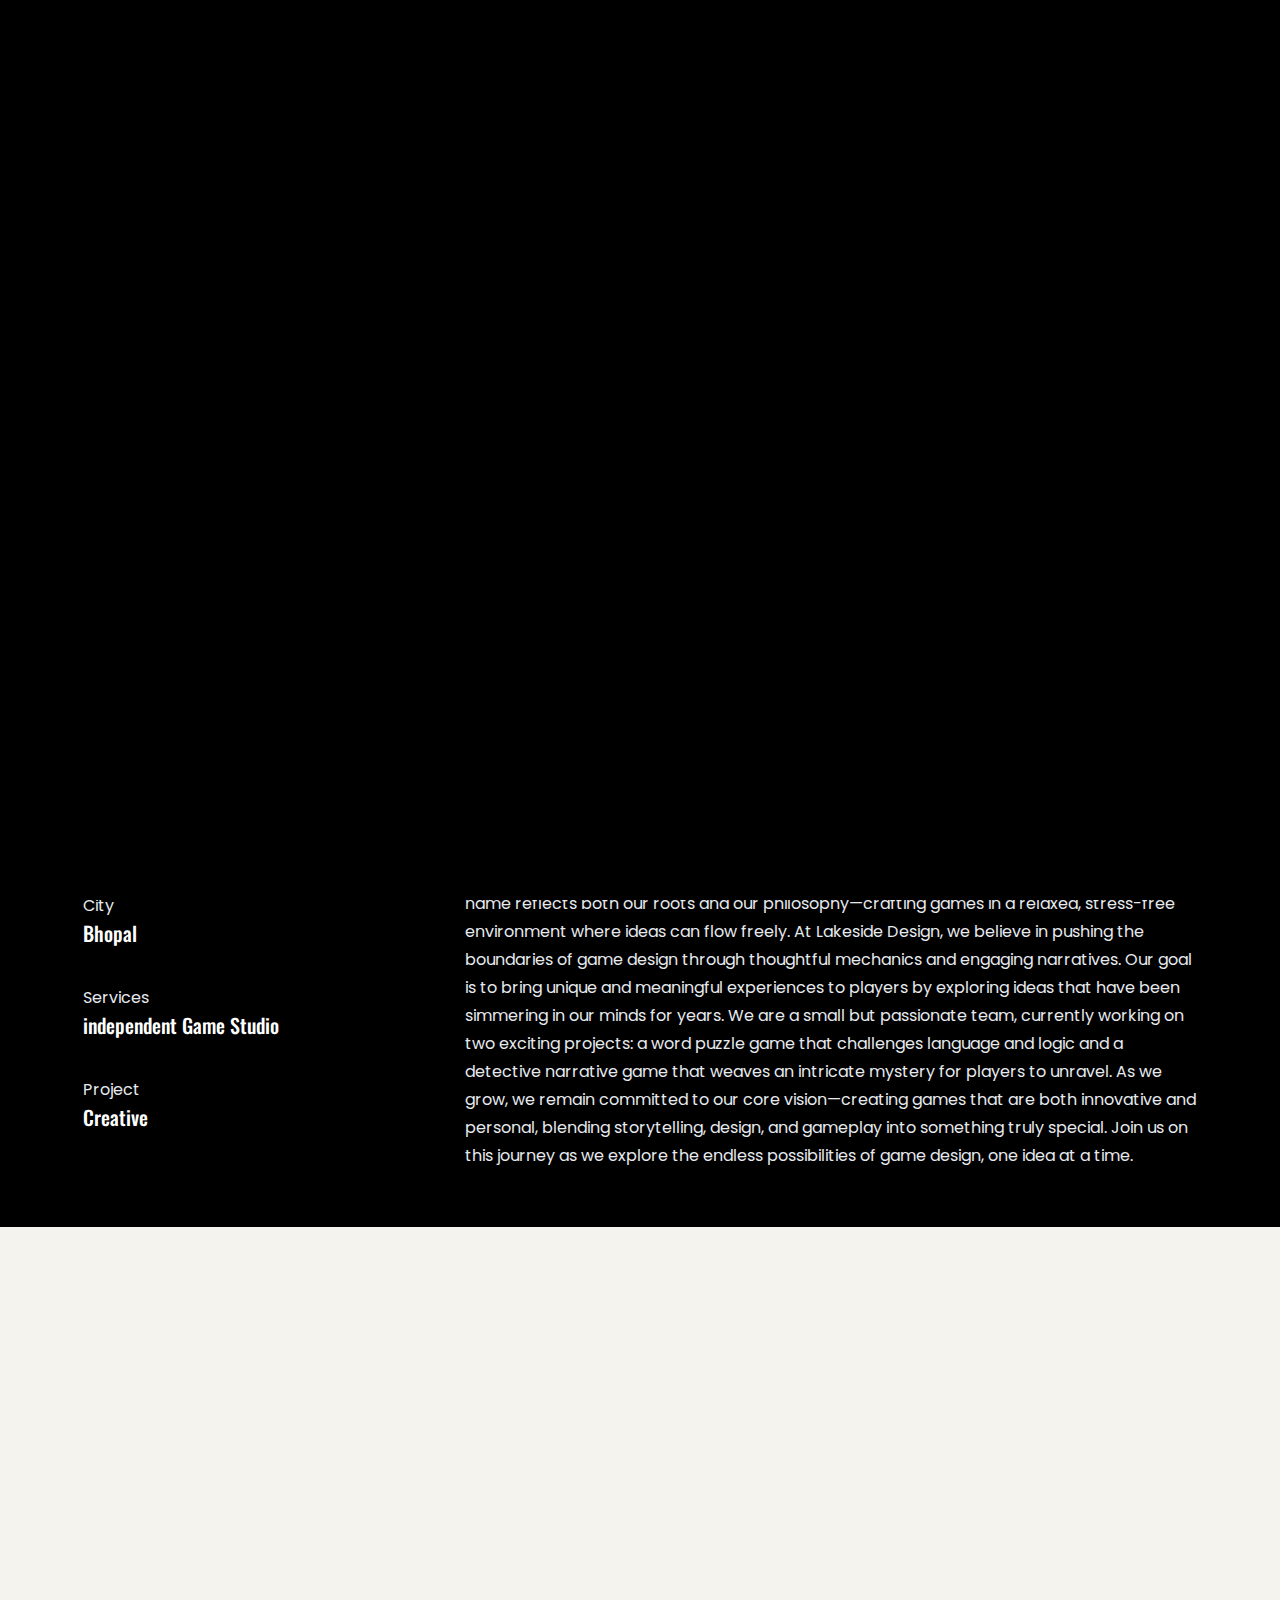
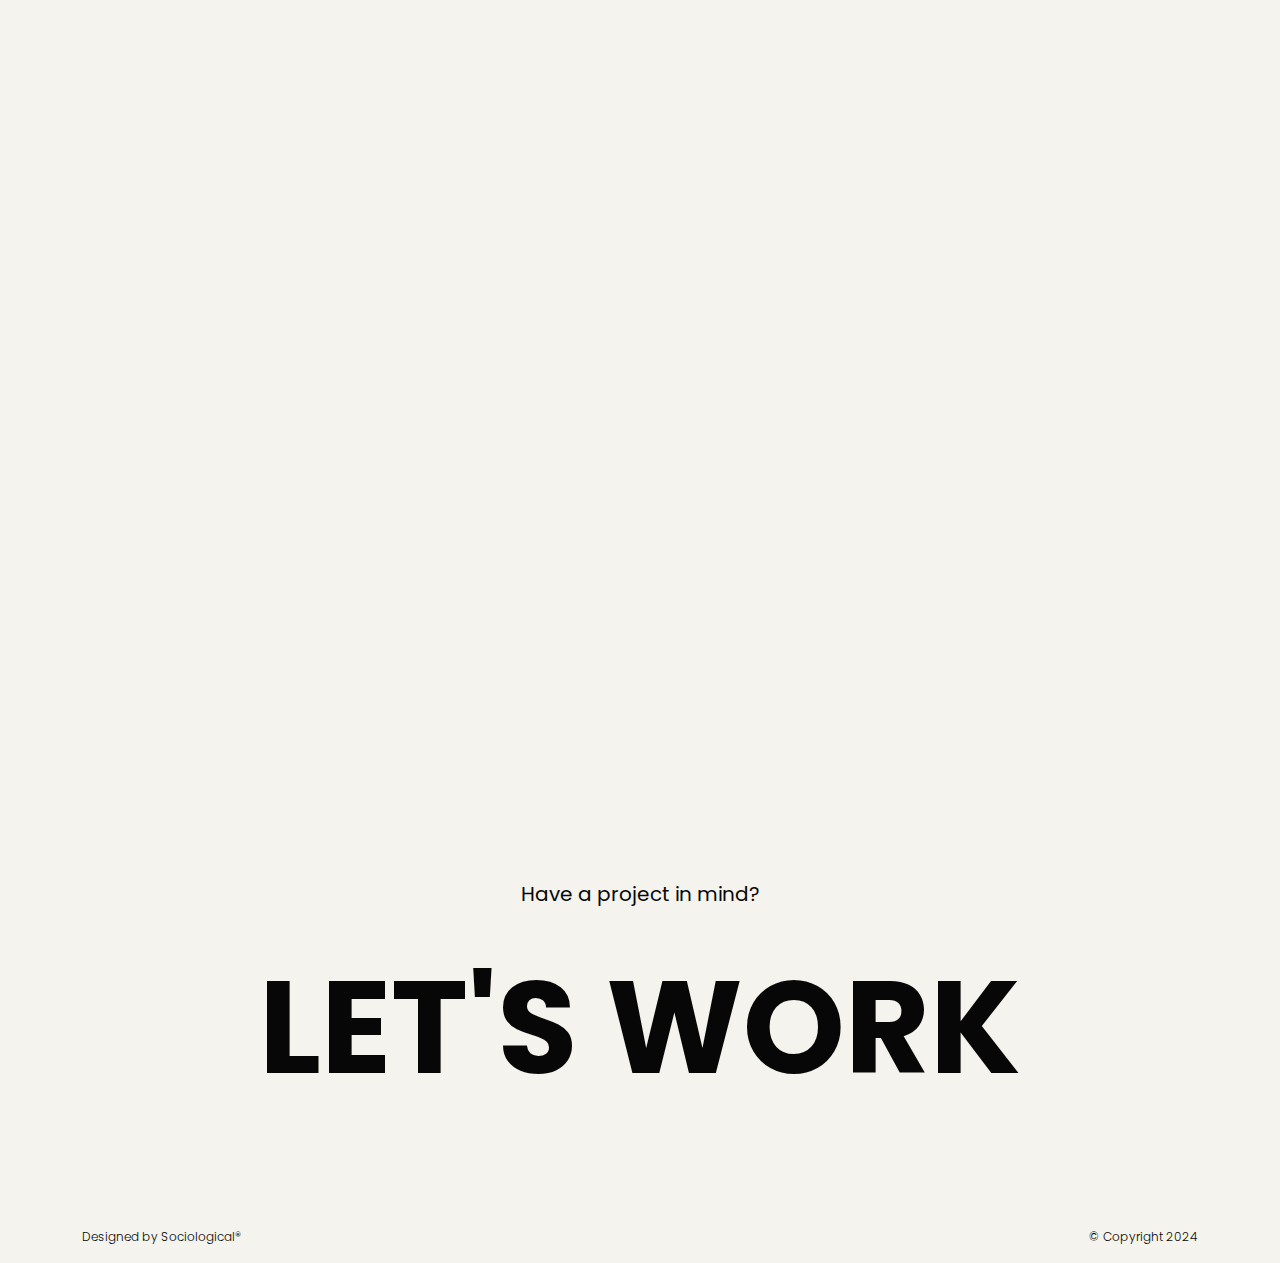
<file: lakeside.html>
<!DOCTYPE html>
<html lang="en">

<head>
    <!-- META -->
    <meta charset="utf-8">
    <meta http-equiv="X-UA-Compatible" content="IE=edge">
    <meta name="viewport" content="width=device-width, initial-scale=1">
    <meta name="description" content="Yash Soad Saxena- Game Designer">
    <meta name="keywords" content="Game Designer Bhopal, Game Design Madhya Pradesh, Indian Game Designer, Casual Game Design, Serious Game Design, Educational Game Design, Game Producer Bhopal, Game Development Bhopal, Indie Game Developer Bhopal, Immersive Gameplay, Engaging Mechanics, Compelling Narratives, Cultural Authenticity in Games, Game Design Document (GDD), Project Roadmap (Game Development), Game Production Management, Cross-Functional Team Management (Game Dev), Game Funding, Game Project Management, Independent Game Development, Yash Soad Saxena Game Designer, Yash Soad Saxena Game Producer, Yash Soad Saxena Bhopal, Yash Soad Saxena Game Development, Game designer specializing in cultural themes Bhopal, Experienced game producer for indie games Madhya Pradesh, Create educational games with cultural relevance India, Hire a game designer for casual mobile games Bhopal, Looking for a game producer for serious games India, Game design services for cultural heritage projects Bhopal, Best game designers in Madhya Pradesh, Top game producers in Bhopal">
    <meta name="author" content="Yash Soad Saxena">
    <!-- PAGE TITLE -->
     <title>Yash Soad Saxena's</title>
    <link rel="icon" type="image/x-icon" href="assets/images/favicon.png">
    <!-- ALL GOOGLE FONTS -->
    <link rel="preconnect" href="https://fonts.googleapis.com">
    <link rel="preconnect" href="https://fonts.gstatic.com" crossorigin>
    <link href="https://fonts.googleapis.com/css2?family=Oswald:wght@200..700&family=Poppins:ital,wght@0,100;0,200;0,300;0,400;0,500;0,600;0,700;0,800;0,900;1,100;1,200;1,300;1,400;1,500;1,600;1,700;1,800;1,900&display=swap" rel="stylesheet">
    <!-- BOOTSTRAP CSS -->
    <link rel="stylesheet" href="assets/css/bootstrap.min.css" />
    <!-- FONT AWESOME CSS -->
    <link rel="stylesheet" href="assets/css/font-awesome-pro.css" />
    <!-- FONT AWESOME CSS -->
    <link rel="stylesheet" href="assets/fonts/remixicon.css" />
    <!-- MAGNIFIC CSS -->
    <link rel="stylesheet" href="assets/css/magnific-popup.css">
    <!-- NICE SELECT CSS -->
    <link rel="stylesheet" href="assets/css/nice-select.min.css" />
    <!-- ANIMATE CSS -->
    <link rel="stylesheet" href="assets/css/animate.min.css" />
    <!-- MOBILE MENU CSS -->
    <link rel="stylesheet" href="assets/css/mobilemenu.css" />
    <!-- SLICK CSS -->
    <link rel="stylesheet" href="assets/css/slick.min.css" />
    <!-- SPACING CSS -->
    <link rel="stylesheet" href="assets/css/spacing.css" />
    <!-- MAIN STYLE CSS -->
    <link rel="stylesheet" href="assets/css/style.css" />
    <!-- RESPONSIVE CSS -->
    <link rel="stylesheet" href="assets/css/responsive.css">
    <!-- HTML5 shim and Respond.js IE8 support of HTML5 elements and media queries -->
    <!-- WARNING: Respond.js doesn't work if you view the page via file:// -->
    <!--[if lt IE 9]>
      <script src="https://oss.maxcdn.com/html5shiv/3.7.2/html5shiv.min.js"></script>
      <script src="https://oss.maxcdn.com/respond/1.4.2/respond.min.js"></script>
    <![endif]-->
</head>

<body>
    <!-- START PRELOADER AREA-->
    <div class="preloader">
        <svg viewbox="0 0 1000 1000" preserveaspectratio="none">
            <path id="preloaderSvg" d="M0,1005S175,995,500,995s500,5,500,5V0H0Z"></path>
        </svg>
        <div class="preloader-heading">
            <div class="load-text">
                <span>L</span>
                <span>o</span>
                <span>a</span>
                <span>d</span>
                <span>i</span>
                <span>n</span>
                <span>g</span>
            </div>
        </div>
    </div>
    <!-- END PRELOADER AREA -->
    <!-- START SCROOL UP DESIGN AREA -->
    <div class="progress-wrap cursor-pointer">
        <i class="ri-arrow-up-s-line"></i>
        <svg class="progress-circle svg-content" width="100%" height="100%" viewBox="-1 -1 102 102">
            <path d="M50,1 a49,49 0 0,1 0,98 a49,49 0 0,1 0,-98" />
        </svg>
    </div>
    <!-- / END SCROOL UP DESIGN AREA -->
    <!-- START MAGIC CURSOR AND BALL AREA-->
    <div id="magic-cursor">
        <div id="ball"></div>
    </div>
    <!-- / END MAGIC CURSOR AND BALL AREA-->
    <!-- START MENU DESIGN AREA-->
    <header class="main-header">
        <div class="header-upper">
            <div class="container">
                <div class="header-inner">
                    <div class="row align-items-center">
                        <div class="col-xl-2 col-lg-2 col-md-6 col-6 col-sm-3">
                            <div class="logo-area">
                                <div class="logo">
                                    <a href="index.html"><img src="assets/images/logo.png" alt=""></a>
                                </div>
                            </div>
                        </div>
                        <div class="col-xl-10 col-lg-10 col-md-6 col-6 col-sm-9">
                            <div class="main-menu">
                                <nav id="mobile-menu">
                                    
                                        <ul>
                                            <li><a href="index.html" class="linkstyle">Home</a></li>
                                            <li><a href="about.html" class="linkstyle">Portfolio</a></li>
                                            <li><a href="lakeside.html" class="linkstyle">Lakeside Design</a></li>
                                            <li ><a href="projects.html" class="linkstyle">My Work</a>
                                                
                                            </li>
                                            <!-- <li><a href="blog.html" class="linkstyle">Blog</a></li> -->
                                            <li><a href="contact.html" class="linkstyle">Contact</a></li>
                                        </ul>
                                    
                                </nav>
                            </div>
                            <div class="side-menu-icon d-lg-none text-end">
                                <a href="javascript:void(0)" class="info-toggle-btn f-right sidebar-toggle-btn"><i class="fal fa-bars"></i></a>
                            </div>
                        </div>
                    </div>
                </div>
            </div>
        </div>
    </header>
    <!-- // END MENU DESIGN AREA-->
    <!-- START MOBILE MENU DESIGN AREA-->
    <div class="sidebar__area">
        <div class="sidebar__wrapper">
            <div class="sidebar__close">
                <button class="sidebar__close-btn" id="sidebar__close-btn">
                    <i class="fal fa-times"></i>
                </button>
            </div>
            <div class="sidebar__content mt-50 mb-20">
                <div class="mobile-menu fix"></div>
            </div>
        </div>
    </div>
    <div class="body-overlay"></div>
    <!-- // END MOBILE MENU DESIGN AREA-->
    <!-- START SINGLE PAGE DESIGN AREA -->
    <section class="single-page-hero-area">
        <div class="container">
            <div class="row align-items-center">
                <div class="col-lg-12">
                    <h2>About Lakeside Design</h2>
                    <p>Welcome to Lakeside Design, an independent game studio driven by creativity, experimentation, and a love for immersive storytelling.</p>
                </div>
            </div>
        </div>
    </section>
    <!-- // END SINGLE PAGE DESIGN AREA -->
    <!-- START SINGLE PAGE DETAILS DESIGN AREA -->
    <div class="single-project-page-design">
        <!-- <div class="single-project-image">
            <img src="assets/images/projects/work2.jpg" alt="image">
        </div> -->
        <div class="container pt-60 pb-40">
            <div class="row">
                <div class="col-lg-4">
                    <!-- START SINGLE LEFT DESIGN AREA -->
                    <div class="single-project-page-left wow fadeInUp delay-0-2s">
                        <div class="single-info">
                            <p>Year</p>
                            <h3>2024</h3>
                        </div>
                        <div class="single-info">
                            <p>City</p>
                            <h3>Bhopal</h3>
                        </div>
                        <div class="single-info">
                            <p>Services</p>
                            <h3>independent Game Studio</h3>
                        </div>
                        <div class="single-info">
                            <p>Project</p>
                            <h3>Creative</h3>
                        </div>
                    </div>
                    <!-- / END SINGLE LEFT DESIGN AREA -->
                </div>
                <!-- START SINGLE RIGHT DESIGN AREA -->
                <div class="col-lg-8">
                    <div class="single-project-page-right wow fadeInUp delay-0-4s">
                        <h2>
                            Description
                        </h2>
                        <p>Welcome to Lakeside Design, an independent game studio driven by creativity, experimentation, and a love for immersive storytelling. Based in Bhopal, the City of Lakes, our name reflects both our roots and our philosophy—crafting games in a relaxed, stress-free environment where ideas can flow freely.
                            At Lakeside Design, we believe in pushing the boundaries of game design through thoughtful mechanics and engaging narratives. Our goal is to bring unique and meaningful experiences to players by exploring ideas that have been simmering in our minds for years.
                            We are a small but passionate team, currently working on two exciting projects: a word puzzle game that challenges language and logic and a detective narrative game that weaves an intricate mystery for players to unravel.
                            As we grow, we remain committed to our core vision—creating games that are both innovative and personal, blending storytelling, design, and gameplay into something truly special.
                            Join us on this journey as we explore the endless possibilities of game design, one idea at a time.
                            </p>
                        
                    </div>
                </div>
                <!-- / END SINGLE RIGHT DESIGN AREA -->
            </div>
            
        </div>
    </div>
    <!-- / END SINGLE PAGE DETAILS DESIGN AREA -->


<!-- START SERVICE DESIGN AREA -->
<section id="services" class="services-area">
    <div class="container">
       
        <div class="row">
            <!-- START SINGLE SERVICE DESIGN AREA -->
            <div class="col-lg-8 col-md-7">
                <div class="service-item wow fadeInUp delay-0-2s">
                    <!-- <i class="ri-arrow-right-up-line"></i> -->
                    <!-- <h5>01</h5> -->
                    <h4>TBD</h4>
                    <p>Words are your weapon, speed is your ally, and strategy is your key to survival. In this fast-paced word puzzle game, letters fall continuously from the top of the screen, creating an ever-growing challenge. Your goal? Form words before the letters pile up and reach the bottom. Clear lines, rack up combos, and use powerful boosts to bend the rules of language in your favor. Whether you’re a casual wordplay enthusiast or a competitive strategist, every second counts as you battle against time and gravity. Can you keep up with the falling letters and emerge as the ultimate word master?</p>
                </div>
                
            </div>
            <!-- / END SINGLE SERVICE DESIGN AREA -->
            <!-- START SINGLE SERVICE DESIGN AREA -->
            <div class="col-lg-4 col-md-5">
                <div class="service-item wow fadeInUp delay-0-4s">
                    <!-- <i class="ri-arrow-right-up-line"></i>
                    <h5>02</h5> -->
                    <h4>C2</h4>
                    <p>Embark on a captivating journey across the diverse landscapes of India in our detective narrative game, featuring two contrasting protagonists. Players can choose between a spiritually insightful detective, who employs ancient rituals and cultural wisdom to unravel enigmas, or an analytically sharp investigator, who utilizes modern technology and forensic psychology to crack cases. Each detective offers a distinct gameplay experience, with unique tools, methods, and perspectives, ensuring that every mystery is approached in a refreshingly different manner. Together, they delve into the nation’s deepest secrets, from unraveling ritualistic murders in secluded temples to exposing hidden truths behind urban legends, providing players with a rich tapestry of challenges and narratives to explore.
                    </p>
                </div>
            </div>
            <!-- / END SINGLE SERVICE DESIGN AREA -->
            <!-- START SINGLE SERVICE DESIGN AREA -->
            <div class="col-lg-8 col-md-7">
                
            </div>
            <!-- / END SINGLE SERVICE DESIGN AREA -->
            
        </div>
    </div>
</section>

    <!-- START FOOTER DESIGN AREA -->
    <footer class="main-footer">
        <div class="container">
            <div class="row">
                <div class="col-lg-12">
                    <div class="footer-top">
                        <p> Have a project in mind?</p>
                        <h2><a href="https://web.whatsapp.com/send/?phone=918839382144&text&type=phone_number&app_absent=0">let's work</a></h2>
                    </div>
                </div>
            </div>
            <div class="row">
                <div class="col-lg-6 col-sm-6">
                    <p class="copy-left-text"><a href="https://web.whatsapp.com/send/?phone=916260081483&text&type=phone_number&app_absent=0">Designed by Sociological®</a></p>
                </div>
                <div class="col-lg-6 col-sm-6">
                    <p class="copy-right-text">&copy; Copyright 2024</p>
                </div>
            </div>
        </div>
    </footer>
    <!-- / END FOOTER DESIGN AREA -->
    <!-- JQUERY JS -->
    <script src="assets/js/jquery-3.6.0.min.js"></script>
    <!-- BOOTSTRAP JS-->
    <script src="assets/js/bootstrap.min.js"></script>
    <!-- APPEAR JS -->
    <script src="assets/js/appear.min.js"></script>
    <!-- MAGNIFICANT JS -->
    <script src="assets/js/jquery.magnific-popup.min.js"></script>
    <!-- MOBILE MENU JS-->
    <script src="assets/js/mobilemenu.js"></script>
    <!-- GSAP AND LOCOMOTIV JS-->
    <script src="assets/js/gsap.min.js"></script>
    <script src="assets/js/ScrollTrigger.min.js"></script>
    <script src="assets/js/lenis.js"></script>
    <!-- SLICK JS-->
    <script src="assets/js/slick.min.js"></script>
    <!-- NICE SELECT JS-->
    <script src="assets/js/jquery.nice-select.min.js"></script>
    <!-- IMAGE LOADER JS-->
    <script src="assets/js/imagesloaded.pkgd.min.js"></script>
    <!-- ISOTOPE JS-->
    <script src="assets/js/isotope.pkgd.min.js"></script>
    <!--  WOW ANIMATION JS-->
    <script src="assets/js/wow.min.js"></script>
    <!-- SCRIPT JS-->
    <script src="assets/js/script.js"></script>
</body>

</html>
</file>
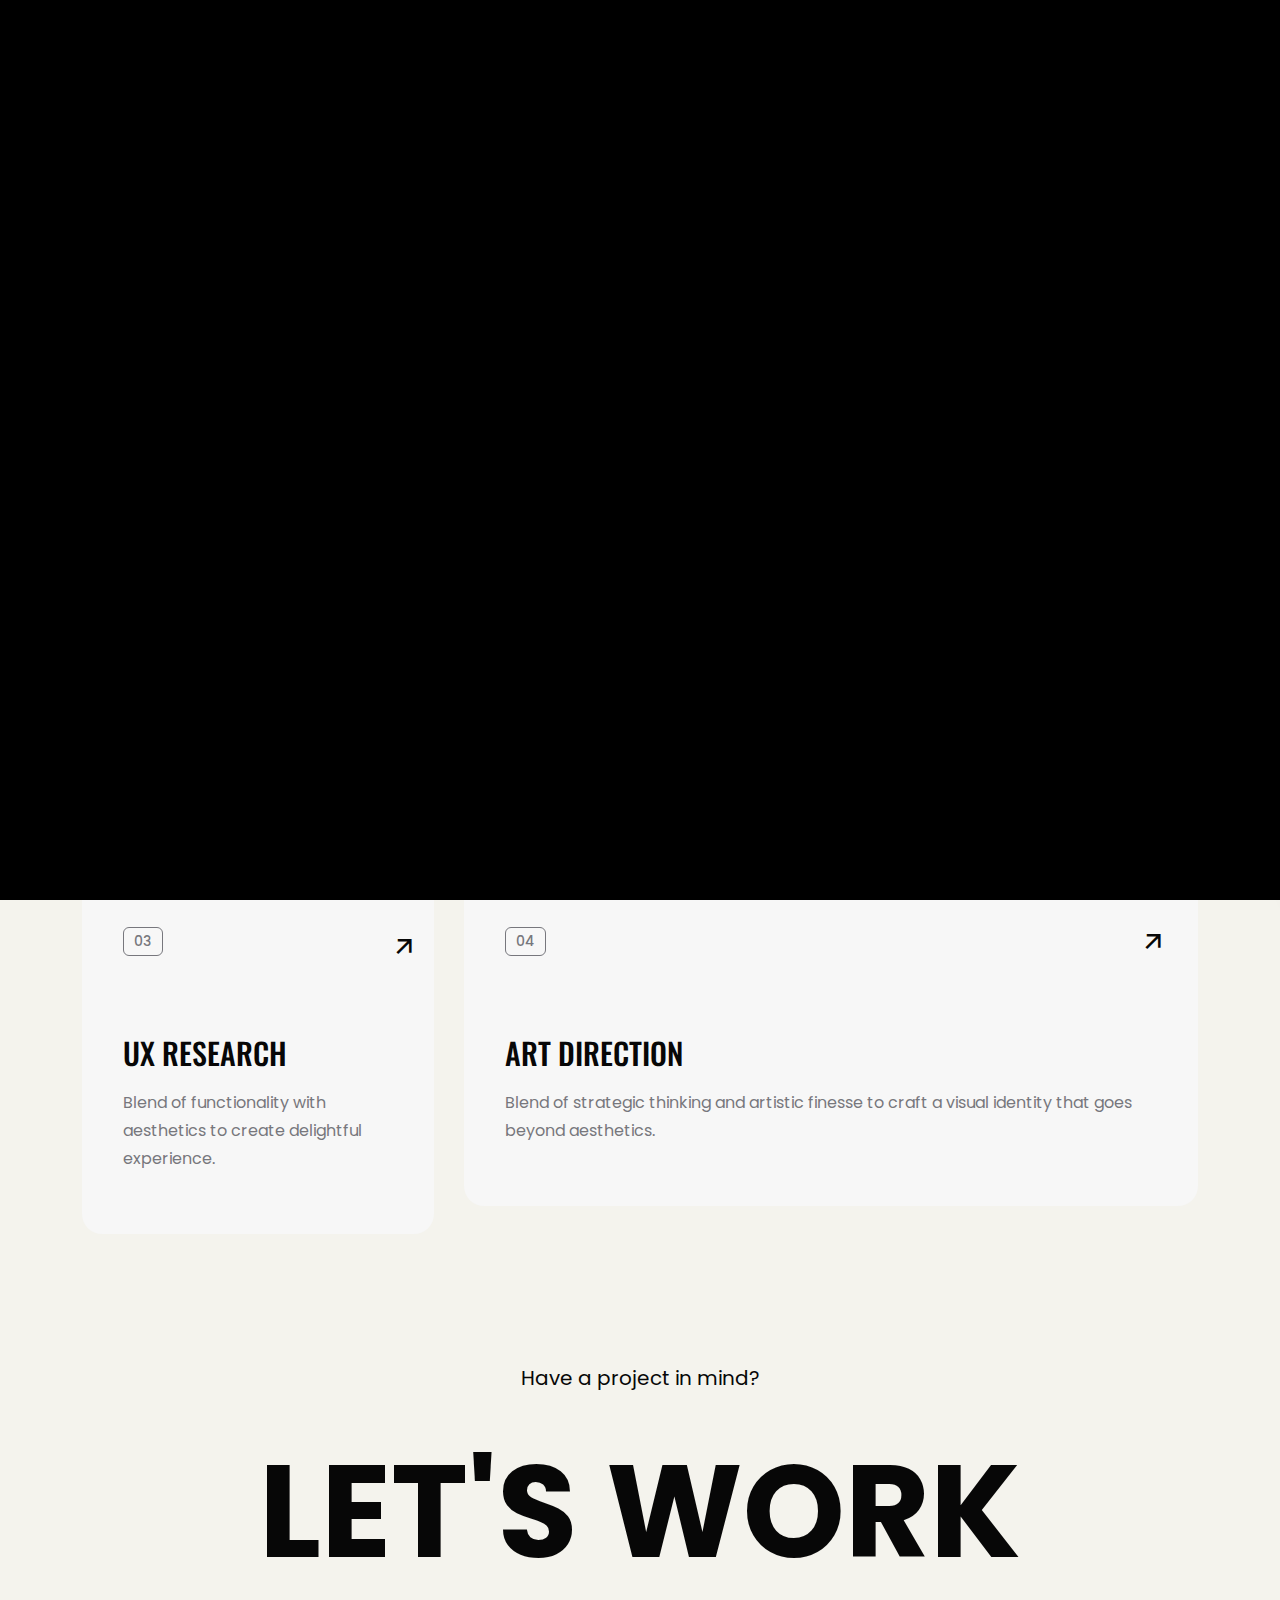
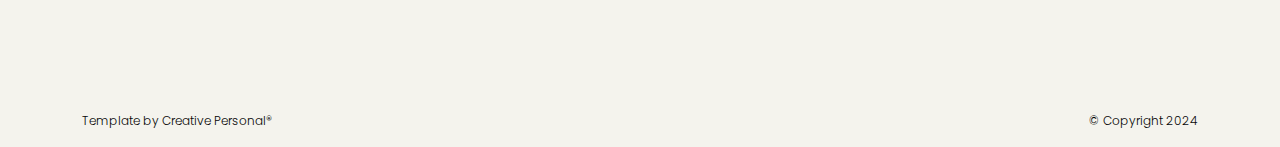
<file: service.html>
<!DOCTYPE html>
<html lang="en">

<head>
    <!-- META -->
    <meta charset="utf-8">
    <meta http-equiv="X-UA-Compatible" content="IE=edge">
    <meta name="viewport" content="width=device-width, initial-scale=1">
    <meta name="description" content="Yash Soad Saxena- Game Designer">
    <meta name="keywords" content="Game Designer Bhopal, Game Design Madhya Pradesh, Indian Game Designer, Casual Game Design, Serious Game Design, Educational Game Design, Game Producer Bhopal, Game Development Bhopal, Indie Game Developer Bhopal, Immersive Gameplay, Engaging Mechanics, Compelling Narratives, Cultural Authenticity in Games, Game Design Document (GDD), Project Roadmap (Game Development), Game Production Management, Cross-Functional Team Management (Game Dev), Game Funding, Game Project Management, Independent Game Development, Yash Soad Saxena Game Designer, Yash Soad Saxena Game Producer, Yash Soad Saxena Bhopal, Yash Soad Saxena Game Development, Game designer specializing in cultural themes Bhopal, Experienced game producer for indie games Madhya Pradesh, Create educational games with cultural relevance India, Hire a game designer for casual mobile games Bhopal, Looking for a game producer for serious games India, Game design services for cultural heritage projects Bhopal, Best game designers in Madhya Pradesh, Top game producers in Bhopal">
    <meta name="author" content="Yash Soad Saxena">
    <!-- PAGE TITLE -->
     <title>Yash Soad Saxena's</title>
    <link rel="icon" type="image/x-icon" href="assets/images/favicon.png">
    <!-- ALL GOOGLE FONTS -->
    <link rel="preconnect" href="https://fonts.googleapis.com">
    <link rel="preconnect" href="https://fonts.gstatic.com" crossorigin>
    <link href="https://fonts.googleapis.com/css2?family=Oswald:wght@200..700&family=Poppins:ital,wght@0,100;0,200;0,300;0,400;0,500;0,600;0,700;0,800;0,900;1,100;1,200;1,300;1,400;1,500;1,600;1,700;1,800;1,900&display=swap" rel="stylesheet">
    <!-- BOOTSTRAP CSS -->
    <link rel="stylesheet" href="assets/css/bootstrap.min.css" />
    <!-- FONT AWESOME CSS -->
    <link rel="stylesheet" href="assets/css/font-awesome-pro.css" />
    <!-- FONT AWESOME CSS -->
    <link rel="stylesheet" href="assets/fonts/remixicon.css" />
    <!-- MAGNIFIC CSS -->
    <link rel="stylesheet" href="assets/css/magnific-popup.css">
    <!-- NICE SELECT CSS -->
    <link rel="stylesheet" href="assets/css/nice-select.min.css" />
    <!-- ANIMATE CSS -->
    <link rel="stylesheet" href="assets/css/animate.min.css" />
    <!-- MOBILE MENU CSS -->
    <link rel="stylesheet" href="assets/css/mobilemenu.css" />
    <!-- SLICK CSS -->
    <link rel="stylesheet" href="assets/css/slick.min.css" />
    <!-- SPACING CSS -->
    <link rel="stylesheet" href="assets/css/spacing.css" />
    <!-- MAIN STYLE CSS -->
    <link rel="stylesheet" href="assets/css/style.css" />
    <!-- RESPONSIVE CSS -->
    <link rel="stylesheet" href="assets/css/responsive.css">
    <!-- HTML5 shim and Respond.js IE8 support of HTML5 elements and media queries -->
    <!-- WARNING: Respond.js doesn't work if you view the page via file:// -->
    <!--[if lt IE 9]>
      <script src="https://oss.maxcdn.com/html5shiv/3.7.2/html5shiv.min.js"></script>
      <script src="https://oss.maxcdn.com/respond/1.4.2/respond.min.js"></script>
    <![endif]-->
</head>

<body>
    <!-- START PRELOADER AREA-->
    <div class="preloader">
        <svg viewbox="0 0 1000 1000" preserveaspectratio="none">
            <path id="preloaderSvg" d="M0,1005S175,995,500,995s500,5,500,5V0H0Z"></path>
        </svg>
        <div class="preloader-heading">
            <div class="load-text">
                <span>L</span>
                <span>o</span>
                <span>a</span>
                <span>d</span>
                <span>i</span>
                <span>n</span>
                <span>g</span>
            </div>
        </div>
    </div>
    <!-- END PRELOADER AREA -->
    <!-- START SCROOL UP DESIGN AREA -->
    <div class="progress-wrap cursor-pointer">
        <i class="ri-arrow-up-s-line"></i>
        <svg class="progress-circle svg-content" width="100%" height="100%" viewBox="-1 -1 102 102">
            <path d="M50,1 a49,49 0 0,1 0,98 a49,49 0 0,1 0,-98" />
        </svg>
    </div>
    <!-- / END SCROOL UP DESIGN AREA -->
    <!-- START MAGIC CURSOR AND BALL AREA-->
    <div id="magic-cursor">
        <div id="ball"></div>
    </div>
    <!-- / END MAGIC CURSOR AND BALL AREA-->
    <!-- START MENU DESIGN AREA-->
    <header class="main-header">
        <div class="header-upper">
            <div class="container">
                <div class="header-inner">
                    <div class="row align-items-center">
                        <div class="col-xl-2 col-lg-2 col-md-6 col-6 col-sm-3">
                            <div class="logo-area">
                                <div class="logo">
                                    <a href="index.html"><img src="assets/images/logo.png" alt=""></a>
                                </div>
                            </div>
                        </div>
                        <div class="col-xl-10 col-lg-10 col-md-6 col-6 col-sm-9">
                            <div class="main-menu">
                                <nav id="mobile-menu">
                                    <ul>
                                        <li><a href="index.html" class="linkstyle">Home</a></li>
                                        <li><a href="about.html" class="linkstyle">Portfolio</a></li>
                                        <li><a href="lakeside.html" class="linkstyle">Lakeside Design</a></li>
                                        <li class=""><a href="projects.html" class="linkstyle">My Work</a>
                                            
                                        </li>
                                        <!-- <li><a href="blog.html" class="linkstyle">Blog</a></li> -->
                                        <li><a href="contact.html" class="linkstyle">Contact</a></li>
                                    </ul>
                                </nav>
                            </div>
                            <div class="side-menu-icon d-lg-none text-end">
                                <a href="javascript:void(0)" class="info-toggle-btn f-right sidebar-toggle-btn"><i class="fal fa-bars"></i></a>
                            </div>
                        </div>
                    </div>
                </div>
            </div>
        </div>
    </header>
    <!-- // END MENU DESIGN AREA-->
    <!-- START MOBILE MENU DESIGN AREA-->
    <div class="sidebar__area">
        <div class="sidebar__wrapper">
            <div class="sidebar__close">
                <button class="sidebar__close-btn" id="sidebar__close-btn">
                    <i class="fal fa-times"></i>
                </button>
            </div>
            <div class="sidebar__content mt-50 mb-20">
                <div class="mobile-menu fix"></div>
            </div>
        </div>
    </div>
    <div class="body-overlay"></div>
    <!-- // END MOBILE MENU DESIGN AREA-->
    <!-- START SINGLE PAGE DESIGN AREA -->
    <section class="single-page-hero-area">
        <div class="container">
            <div class="row align-items-center">
                <div class="col-lg-12">
                    <h2>Services</h2>
                </div>
            </div>
        </div>
    </section>
    <!-- // END SINGLE PAGE DESIGN AREA -->
       <!-- START SERVICE DESIGN AREA -->
    <section id="services" class="services-area no-padding">
        <div class="container">
            <div class="row">
                <!-- START SINGLE SERVICE DESIGN AREA -->
                <div class="col-lg-8 col-md-7">
                    <div class="service-item wow fadeInUp delay-0-2s">
                        <i class="ri-arrow-right-up-line"></i>
                        <h5>01</h5>
                        <h4>Brand Identity Design</h4>
                        <p>Blend of strategic thinking and creative flair to craft a digital identity that resonates and captivates.kits you need to create a true website within minutes.</p>
                    </div>
                </div>
                <!-- / END SINGLE SERVICE DESIGN AREA -->
                <!-- START SINGLE SERVICE DESIGN AREA -->
                <div class="col-lg-4 col-md-5">
                    <div class="service-item wow fadeInUp delay-0-4s">
                        <i class="ri-arrow-right-up-line"></i>
                        <h5>02</h5>
                        <h4>Visual Design</h4>
                        <p>Blend of artistic intuition with strategic insight to craft a visual identity.</p>
                    </div>
                </div>
                <!-- / END SINGLE SERVICE DESIGN AREA -->
                <!-- START SINGLE SERVICE DESIGN AREA -->
                <div class="col-lg-4 col-md-5">
                    <div class="service-item wow fadeInUp delay-0-6s">
                        <i class="ri-arrow-right-up-line"></i>
                        <h5>03</h5>
                        <h4>UX Research</h4>
                        <p>Blend of functionality with aesthetics to create delightful experience.</p>
                    </div>
                </div>
                <!-- / END SINGLE SERVICE DESIGN AREA -->
                <!-- START SINGLE SERVICE DESIGN AREA -->
                <div class="col-lg-8 col-md-7">
                    <div class="service-item wow fadeInUp delay-0-8s">
                        <i class="ri-arrow-right-up-line"></i>
                        <h5>04</h5>
                        <h4>Art Direction</h4>
                        <p>Blend of strategic thinking and artistic finesse to craft a visual identity that goes beyond aesthetics.</p>
                    </div>
                </div>
                <!-- / END SINGLE SERVICE DESIGN AREA -->
            </div>
        </div>
    </section>
    <!-- / END SERVICE DESIGN AREA -->

    <!-- START FOOTER DESIGN AREA -->
    <footer class="main-footer">
        <div class="container">
            <div class="row">
                <div class="col-lg-12">
                    <div class="footer-top">
                        <p> Have a project in mind?</p>
                        <h2><a href="mailto:hello@websitename.com">let's work</a></h2>
                    </div>
                </div>
            </div>
            <div class="row">
                <div class="col-lg-6 col-sm-6">
                    <p class="copy-left-text">Template by <a href="https://themeforest.net/user/creativepersonal/portfolio">Creative Personal®</a></p>
                </div>
                <div class="col-lg-6 col-sm-6">
                    <p class="copy-right-text">&copy; Copyright 2024</p>
                </div>
            </div>
        </div>
    </footer>
    <!-- / END FOOTER DESIGN AREA -->
    <!-- JQUERY JS -->
    <script src="assets/js/jquery-3.6.0.min.js"></script>
    <!-- BOOTSTRAP JS-->
    <script src="assets/js/bootstrap.min.js"></script>
    <!-- APPEAR JS -->
    <script src="assets/js/appear.min.js"></script>
    <!-- MAGNIFICANT JS -->
    <script src="assets/js/jquery.magnific-popup.min.js"></script>
    <!-- MOBILE MENU JS-->
    <script src="assets/js/mobilemenu.js"></script>
    <!-- GSAP AND LOCOMOTIV JS-->
    <script src="assets/js/gsap.min.js"></script>
    <script src="assets/js/ScrollTrigger.min.js"></script>
    <script src="assets/js/lenis.js"></script>
    <!-- SLICK JS-->
    <script src="assets/js/slick.min.js"></script>
    <!-- NICE SELECT JS-->
    <script src="assets/js/jquery.nice-select.min.js"></script>
    <!-- IMAGE LOADER JS-->
    <script src="assets/js/imagesloaded.pkgd.min.js"></script>
    <!-- ISOTOPE JS-->
    <script src="assets/js/isotope.pkgd.min.js"></script>
    <!--  WOW ANIMATION JS-->
    <script src="assets/js/wow.min.js"></script>
    <!-- SCRIPT JS-->
    <script src="assets/js/script.js"></script>
</body>

</html>
</file>
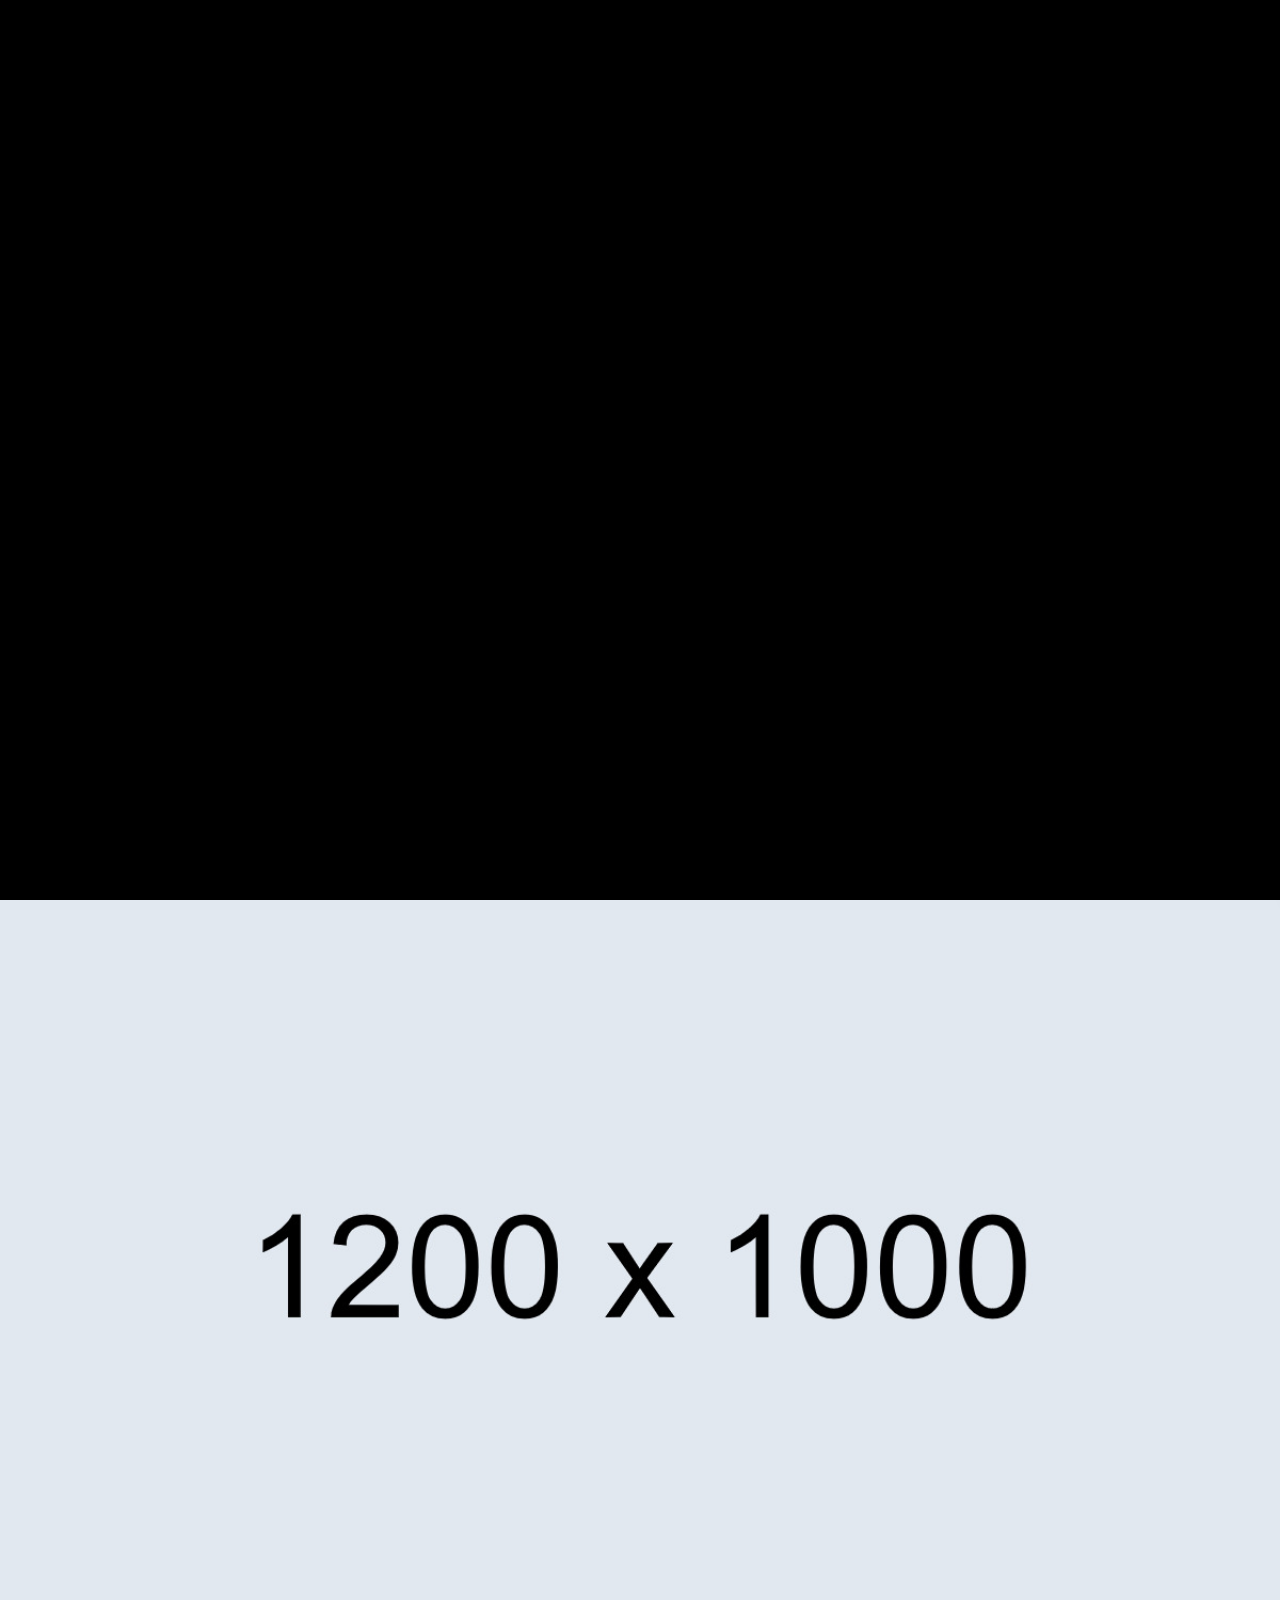
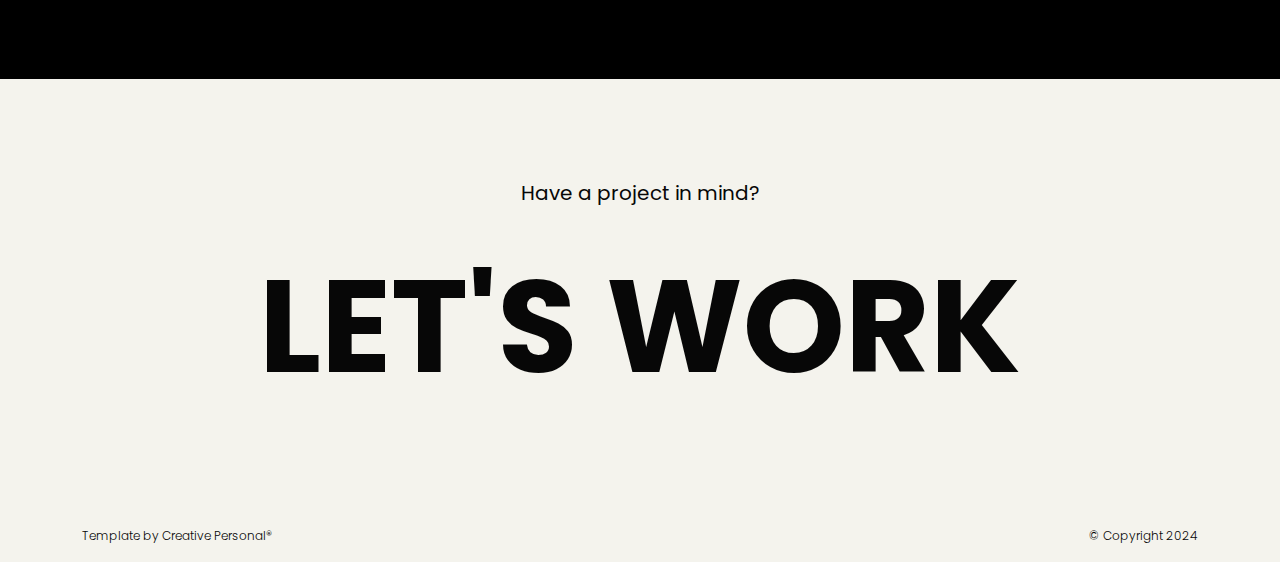
<file: single-project.html>
<!DOCTYPE html>
<html lang="en">

<head>
    <!-- META -->
    <meta charset="utf-8">
    <meta http-equiv="X-UA-Compatible" content="IE=edge">
    <meta name="viewport" content="width=device-width, initial-scale=1">
    <meta name="description" content="Nino - Modern Portfolio Template">
    <meta name="keywords" content="personal, portfolio new, html, one page, bootstrap, new html template, design, creative, onepage, clean, modern">
    <meta name="author" content="Tanvir Hossain">
    <!-- PAGE TITLE -->
    <title>Shared on THEMELOCK.COM - Nino - Modern Portfolio Template</title>
    <link rel="icon" type="image/x-icon" href="assets/images/favicon.png">
    <!-- ALL GOOGLE FONTS -->
    <link rel="preconnect" href="https://fonts.googleapis.com">
    <link rel="preconnect" href="https://fonts.gstatic.com" crossorigin>
    <link href="https://fonts.googleapis.com/css2?family=Oswald:wght@200..700&family=Poppins:ital,wght@0,100;0,200;0,300;0,400;0,500;0,600;0,700;0,800;0,900;1,100;1,200;1,300;1,400;1,500;1,600;1,700;1,800;1,900&display=swap" rel="stylesheet">
    <!-- BOOTSTRAP CSS -->
    <link rel="stylesheet" href="assets/css/bootstrap.min.css" />
    <!-- FONT AWESOME CSS -->
    <link rel="stylesheet" href="assets/css/font-awesome-pro.css" />
    <!-- FONT AWESOME CSS -->
    <link rel="stylesheet" href="assets/fonts/remixicon.css" />
    <!-- MAGNIFIC CSS -->
    <link rel="stylesheet" href="assets/css/magnific-popup.css">
    <!-- NICE SELECT CSS -->
    <link rel="stylesheet" href="assets/css/nice-select.min.css" />
    <!-- ANIMATE CSS -->
    <link rel="stylesheet" href="assets/css/animate.min.css" />
    <!-- MOBILE MENU CSS -->
    <link rel="stylesheet" href="assets/css/mobilemenu.css" />
    <!-- SLICK CSS -->
    <link rel="stylesheet" href="assets/css/slick.min.css" />
    <!-- SPACING CSS -->
    <link rel="stylesheet" href="assets/css/spacing.css" />
    <!-- MAIN STYLE CSS -->
    <link rel="stylesheet" href="assets/css/style.css" />
    <!-- RESPONSIVE CSS -->
    <link rel="stylesheet" href="assets/css/responsive.css">
    <!-- HTML5 shim and Respond.js IE8 support of HTML5 elements and media queries -->
    <!-- WARNING: Respond.js doesn't work if you view the page via file:// -->
    <!--[if lt IE 9]>
      <script src="https://oss.maxcdn.com/html5shiv/3.7.2/html5shiv.min.js"></script>
      <script src="https://oss.maxcdn.com/respond/1.4.2/respond.min.js"></script>
    <![endif]-->
</head>

<body>
    <!-- START PRELOADER AREA-->
    <div class="preloader">
        <svg viewbox="0 0 1000 1000" preserveaspectratio="none">
            <path id="preloaderSvg" d="M0,1005S175,995,500,995s500,5,500,5V0H0Z"></path>
        </svg>
        <div class="preloader-heading">
            <div class="load-text">
                <span>L</span>
                <span>o</span>
                <span>a</span>
                <span>d</span>
                <span>i</span>
                <span>n</span>
                <span>g</span>
            </div>
        </div>
    </div>
    <!-- END PRELOADER AREA -->
    <!-- START SCROOL UP DESIGN AREA -->
    <div class="progress-wrap cursor-pointer">
        <i class="ri-arrow-up-s-line"></i>
        <svg class="progress-circle svg-content" width="100%" height="100%" viewBox="-1 -1 102 102">
            <path d="M50,1 a49,49 0 0,1 0,98 a49,49 0 0,1 0,-98" />
        </svg>
    </div>
    <!-- / END SCROOL UP DESIGN AREA -->
    <!-- START MAGIC CURSOR AND BALL AREA-->
    <div id="magic-cursor">
        <div id="ball"></div>
    </div>
    <!-- / END MAGIC CURSOR AND BALL AREA-->
    <!-- START MENU DESIGN AREA-->
    <header class="main-header">
        <div class="header-upper">
            <div class="container">
                <div class="header-inner">
                    <div class="row align-items-center">
                        <div class="col-xl-2 col-lg-2 col-md-6 col-6 col-sm-3">
                            <div class="logo-area">
                                <div class="logo">
                                    <a href="index.html"><img src="assets/images/logo.png" alt=""></a>
                                </div>
                            </div>
                        </div>
                        <div class="col-xl-10 col-lg-10 col-md-6 col-6 col-sm-9">
                            <div class="main-menu">
                                <nav id="mobile-menu">
                                    <ul>
                                        <li><a href="index.html" class="linkstyle">Home</a></li>
                                        <li><a href="about.html" class="linkstyle">about</a></li>
                                        <li><a href="service.html" class="linkstyle">services</a></li>
                                        <li class="has-dropdown"><a href="projects.html" class="linkstyle">projects</a>
                                            <ul class="sub-menu">
                                                <li><a href="projects.html">Projects List</a></li>
                                                <li><a href="single-project.html">Single Portfolio</a></li>
                                            </ul>
                                        </li>
                                        <li><a href="blog.html" class="linkstyle">Blog</a></li>
                                        <li><a href="contact.html" class="linkstyle">Contact</a></li>
                                    </ul>
                                </nav>
                            </div>
                            <div class="side-menu-icon d-lg-none text-end">
                                <a href="javascript:void(0)" class="info-toggle-btn f-right sidebar-toggle-btn"><i class="fal fa-bars"></i></a>
                            </div>
                        </div>
                    </div>
                </div>
            </div>
        </div>
    </header>
    <!-- // END MENU DESIGN AREA-->
    <!-- START MOBILE MENU DESIGN AREA-->
    <div class="sidebar__area">
        <div class="sidebar__wrapper">
            <div class="sidebar__close">
                <button class="sidebar__close-btn" id="sidebar__close-btn">
                    <i class="fal fa-times"></i>
                </button>
            </div>
            <div class="sidebar__content mt-50 mb-20">
                <div class="mobile-menu fix"></div>
            </div>
        </div>
    </div>
    <div class="body-overlay"></div>
    <!-- // END MOBILE MENU DESIGN AREA-->
    <!-- START SINGLE PAGE DESIGN AREA -->
    <section class="single-page-hero-area">
        <div class="container">
            <div class="row align-items-center">
                <div class="col-lg-12">
                    <h2>Branch with Flowers</h2>
                    <p>Fill out the form below to get in touch with me. I'm always excited to hear about new opportunities and I'll do my best to respond to your inquiry within 24 hours.</p>
                </div>
            </div>
        </div>
    </section>
    <!-- // END SINGLE PAGE DESIGN AREA -->
    <!-- START SINGLE PAGE DETAILS DESIGN AREA -->
    <div class="single-project-page-design">
        <div class="single-project-image">
            <img src="assets/images/projects/work2.jpg" alt="image">
        </div>
        <div class="container pt-60 pb-40">
            <div class="row">
                <div class="col-lg-4">
                    <!-- START SINGLE LEFT DESIGN AREA -->
                    <div class="single-project-page-left wow fadeInUp delay-0-2s">
                        <div class="single-info">
                            <p>Year</p>
                            <h3>2024</h3>
                        </div>
                        <div class="single-info">
                            <p>Client</p>
                            <h3>Bento Studio</h3>
                        </div>
                        <div class="single-info">
                            <p>Services</p>
                            <h3>Web Design</h3>
                        </div>
                        <div class="single-info">
                            <p>Project</p>
                            <h3>Creative</h3>
                        </div>
                    </div>
                    <!-- / END SINGLE LEFT DESIGN AREA -->
                </div>
                <!-- START SINGLE RIGHT DESIGN AREA -->
                <div class="col-lg-8">
                    <div class="single-project-page-right wow fadeInUp delay-0-4s">
                        <h2>
                            Description
                        </h2>
                        <p>Lorem ipsum dolor sit amet, consectetur adipiscing elit utsadi sfejdis aliquam, purus sit amet luctus venenatis, lectus magna sansit trandis fringilla urna, porttitor rhoncus dolor purus non enim dollors praesent tabasi elementum facilisis leo.</p>
                        <p>Contrary to popular belief, Lorem Ipsum is not simply random text. It has roots in a piece of classical Latin literature from 45 BC, making it over 2000 years old. Richard McClintock, a Latin professor at Hampden-Sydney College in Virginia, looked up one of the more obscure Latin words, consectetur, from a Lorem Ipsum passage, and going through the cites of the word in classical literature, discovered the undoubtable sourc consectetur, from a Lorem Ipsum passage, and going through the cites of the word in classical literature, discovered the undoubtable source.</p>
                    </div>
                </div>
                <!-- / END SINGLE RIGHT DESIGN AREA -->
            </div>
            <!-- START SINGLE PAGE GALLERY DESIGN AREA -->
            <div class="row pt-60">
                <div class="col-lg-6">
                    <a href="assets/images/projects/work1.jpg" class="work-popup">
                        <div class="single-image wow fadeInUp delay-0-2s">
                            <img src="assets/images/projects/work1.jpg" alt="gallery">
                        </div>
                    </a>
                </div>
                <div class="col-lg-6">
                    <a href="assets/images/projects/work2.jpg" class="work-popup">
                        <div class="single-image wow fadeInUp delay-0-4s">
                            <img src="assets/images/projects/work2.jpg" alt="gallery">
                        </div>
                    </a>
                </div>
                <div class="col-lg-6">
                    <a href="assets/images/projects/work3.jpg" class="work-popup">
                        <div class="single-image wow fadeInUp delay-0-6s">
                            <img src="assets/images/projects/work3.jpg" alt="gallery">
                        </div>
                    </a>
                </div>
                <div class="col-lg-6">
                    <a href="assets/images/projects/work4.jpg" class="work-popup">
                        <div class="single-image wow fadeInUp delay-0-8s">
                            <img src="assets/images/projects/work4.jpg" alt="gallery">
                        </div>
                    </a>
                </div>
            </div>
            <!--  / END SINGLE PAGE GALLERY DESIGN AREA -->
        </div>
    </div>
    <!-- / END SINGLE PAGE DETAILS DESIGN AREA -->
    <!-- START FOOTER DESIGN AREA -->
    <footer class="main-footer">
        <div class="container">
            <div class="row">
                <div class="col-lg-12">
                    <div class="footer-top">
                        <p> Have a project in mind?</p>
                        <h2><a href="mailto:hello@websitename.com">let's work</a></h2>
                    </div>
                </div>
            </div>
            <div class="row">
                <div class="col-lg-6 col-sm-6">
                    <p class="copy-left-text">Template by <a href="https://themeforest.net/user/creativepersonal/portfolio">Creative Personal®</a></p>
                </div>
                <div class="col-lg-6 col-sm-6">
                    <p class="copy-right-text">&copy; Copyright 2024</p>
                </div>
            </div>
        </div>
    </footer>
    <!-- / END FOOTER DESIGN AREA -->
    <!-- JQUERY JS -->
    <script src="assets/js/jquery-3.6.0.min.js"></script>
    <!-- BOOTSTRAP JS-->
    <script src="assets/js/bootstrap.min.js"></script>
    <!-- APPEAR JS -->
    <script src="assets/js/appear.min.js"></script>
    <!-- MAGNIFICANT JS -->
    <script src="assets/js/jquery.magnific-popup.min.js"></script>
    <!-- MOBILE MENU JS-->
    <script src="assets/js/mobilemenu.js"></script>
    <!-- GSAP AND LOCOMOTIV JS-->
    <script src="assets/js/gsap.min.js"></script>
    <script src="assets/js/ScrollTrigger.min.js"></script>
    <script src="assets/js/lenis.js"></script>
    <!-- SLICK JS-->
    <script src="assets/js/slick.min.js"></script>
    <!-- NICE SELECT JS-->
    <script src="assets/js/jquery.nice-select.min.js"></script>
    <!-- IMAGE LOADER JS-->
    <script src="assets/js/imagesloaded.pkgd.min.js"></script>
    <!-- ISOTOPE JS-->
    <script src="assets/js/isotope.pkgd.min.js"></script>
    <!--  WOW ANIMATION JS-->
    <script src="assets/js/wow.min.js"></script>
    <!-- SCRIPT JS-->
    <script src="assets/js/script.js"></script>
</body>

</html>
</file>
<file: assets/css/spacing.css>
/*
* ----------------------------------------------------------------------------------------
Author       : Tanvir Hossain
Template Name: Nino - Premium Portfolio Template
Version      : 1.0                                          
* ----------------------------------------------------------------------------------------
*/
/*
* ----------------------------------------------------------------------------------------
*PADDING MARGIN
* ----------------------------------------------------------------------------------------
*/
.p-5 {
    padding: 5px !important;
}

.p-10 {
    padding: 10px;
}

.p-15 {
    padding: 15px;
}

.p-20 {
    padding: 20px;
}

.p-25 {
    padding: 25px;
}

.p-30 {
    padding: 30px;
}

.p-35 {
    padding: 35px;
}

.p-40 {
    padding: 40px;
}

.p-45 {
    padding: 45px;
}

.p-50 {
    padding: 50px;
}

.p-55 {
    padding: 55px;
}

.p-60 {
    padding: 60px;
}

.p-65 {
    padding: 65px;
}

.p-70 {
    padding: 70px;
}

.p-75 {
    padding: 75px;
}

.p-80 {
    padding: 80px;
}

.p-85 {
    padding: 85px;
}

.p-90 {
    padding: 90px;
}

.p-95 {
    padding: 95px;
}

.p-100 {
    padding: 100px;
}

.p-105 {
    padding: 105px;
}

.p-110 {
    padding: 110px;
}

.p-115 {
    padding: 115px;
}

.p-120 {
    padding: 120px;
}

.p-125 {
    padding: 125px;
}

.p-130 {
    padding: 130px;
}

.p-135 {
    padding: 135px;
}

.p-140 {
    padding: 140px;
}

.p-145 {
    padding: 145px;
}

.p-150 {
    padding: 150px;
}

.p-155 {
    padding: 155px;
}

.p-160 {
    padding: 160px;
}

.p-165 {
    padding: 165px;
}

.p-170 {
    padding: 170px;
}

.p-175 {
    padding: 175px;
}

.p-180 {
    padding: 180px;
}

.p-185 {
    padding: 185px;
}

.p-190 {
    padding: 190px;
}

.p-195 {
    padding: 195px;
}

.p-200 {
    padding: 200px;
}

.p-205 {
    padding: 205px;
}

.p-210 {
    padding: 210px;
}

.p-215 {
    padding: 215px;
}

.p-220 {
    padding: 220px;
}

.p-225 {
    padding: 225px;
}

.p-230 {
    padding: 230px;
}

.p-235 {
    padding: 235px;
}

.p-240 {
    padding: 240px;
}

.p-245 {
    padding: 245px;
}

.p-250 {
    padding: 250px;
}

/* Padding Top */
.pt-5,
.py-5 {
    padding-top: 5px !important;
}

.pt-10,
.py-10 {
    padding-top: 10px;
}

.pt-15,
.py-15 {
    padding-top: 15px;
}

.pt-20,
.py-20 {
    padding-top: 20px;
}

.pt-25,
.py-25 {
    padding-top: 25px;
}

.pt-30,
.py-30 {
    padding-top: 30px;
}

.pt-35,
.py-35 {
    padding-top: 35px;
}

.pt-40,
.py-40 {
    padding-top: 40px;
}

.pt-45,
.py-45 {
    padding-top: 45px;
}

.pt-50,
.py-50 {
    padding-top: 50px;
}

.pt-55,
.py-55 {
    padding-top: 55px;
}

.pt-60,
.py-60 {
    padding-top: 60px;
}

.pt-65,
.py-65 {
    padding-top: 65px;
}

.pt-70,
.py-70 {
    padding-top: 70px;
}

.pt-75,
.py-75 {
    padding-top: 75px;
}

.pt-80,
.py-80 {
    padding-top: 80px;
}

.pt-85,
.py-85 {
    padding-top: 85px;
}

.pt-90,
.py-90 {
    padding-top: 90px;
}

.pt-95,
.py-95 {
    padding-top: 95px;
}

.pt-100,
.py-100 {
    padding-top: 100px;
}

.pt-105,
.py-105 {
    padding-top: 105px;
}

.pt-110,
.py-110 {
    padding-top: 110px;
}

.pt-115,
.py-115 {
    padding-top: 115px;
}

.pt-120,
.py-120 {
    padding-top: 120px;
}

.pt-125,
.py-125 {
    padding-top: 125px;
}

.pt-130,
.py-130 {
    padding-top: 130px;
}

.pt-135,
.py-135 {
    padding-top: 135px;
}

.pt-140,
.py-140 {
    padding-top: 140px;
}

.pt-145,
.py-145 {
    padding-top: 145px;
}

.pt-150,
.py-150 {
    padding-top: 150px;
}

.pt-155,
.py-155 {
    padding-top: 155px;
}

.pt-160,
.py-160 {
    padding-top: 160px;
}

.pt-165,
.py-165 {
    padding-top: 165px;
}

.pt-170,
.py-170 {
    padding-top: 170px;
}

.pt-175,
.py-175 {
    padding-top: 175px;
}

.pt-180,
.py-180 {
    padding-top: 180px;
}

.pt-185,
.py-185 {
    padding-top: 185px;
}

.pt-190,
.py-190 {
    padding-top: 190px;
}

.pt-195,
.py-195 {
    padding-top: 195px;
}

.pt-200,
.py-200 {
    padding-top: 200px;
}

.pt-205,
.py-205 {
    padding-top: 205px;
}

.pt-210,
.py-210 {
    padding-top: 210px;
}

.pt-215,
.py-215 {
    padding-top: 215px;
}

.pt-220,
.py-220 {
    padding-top: 220px;
}

.pt-225,
.py-225 {
    padding-top: 225px;
}

.pt-230,
.py-230 {
    padding-top: 230px;
}

.pt-235,
.py-235 {
    padding-top: 235px;
}

.pt-240,
.py-240 {
    padding-top: 240px;
}

.pt-245,
.py-245 {
    padding-top: 245px;
}

.pt-250,
.py-250 {
    padding-top: 250px;
}

/* Padding Bottom */
.pb-5,
.py-5 {
    padding-bottom: 5px !important;
}

.pb-10,
.py-10 {
    padding-bottom: 10px;
}

.pb-15,
.py-15 {
    padding-bottom: 15px;
}

.pb-20,
.py-20 {
    padding-bottom: 20px;
}

.pb-25,
.py-25 {
    padding-bottom: 25px;
}

.pb-30,
.py-30 {
    padding-bottom: 30px;
}

.pb-35,
.py-35 {
    padding-bottom: 35px;
}

.pb-40,
.py-40 {
    padding-bottom: 40px;
}

.pb-45,
.py-45 {
    padding-bottom: 45px;
}

.pb-50,
.py-50 {
    padding-bottom: 50px;
}

.pb-55,
.py-55 {
    padding-bottom: 55px;
}

.pb-60,
.py-60 {
    padding-bottom: 60px;
}

.pb-65,
.py-65 {
    padding-bottom: 65px;
}

.pb-70,
.py-70 {
    padding-bottom: 70px;
}

.pb-75,
.py-75 {
    padding-bottom: 75px;
}

.pb-80,
.py-80 {
    padding-bottom: 80px;
}

.pb-85,
.py-85 {
    padding-bottom: 85px;
}

.pb-90,
.py-90 {
    padding-bottom: 90px;
}

.pb-95,
.py-95 {
    padding-bottom: 95px;
}

.pb-100,
.py-100 {
    padding-bottom: 100px;
}

.pb-105,
.py-105 {
    padding-bottom: 105px;
}

.pb-110,
.py-110 {
    padding-bottom: 110px;
}

.pb-115,
.py-115 {
    padding-bottom: 115px;
}

.pb-120,
.py-120 {
    padding-bottom: 120px;
}

.pb-125,
.py-125 {
    padding-bottom: 125px;
}

.pb-130,
.py-130 {
    padding-bottom: 130px;
}

.pb-135,
.py-135 {
    padding-bottom: 135px;
}

.pb-140,
.py-140 {
    padding-bottom: 140px;
}

.pb-145,
.py-145 {
    padding-bottom: 145px;
}

.pb-150,
.py-150 {
    padding-bottom: 150px;
}

.pb-155,
.py-155 {
    padding-bottom: 155px;
}

.pb-160,
.py-160 {
    padding-bottom: 160px;
}

.pb-165,
.py-165 {
    padding-bottom: 165px;
}

.pb-170,
.py-170 {
    padding-bottom: 170px;
}

.pb-175,
.py-175 {
    padding-bottom: 175px;
}

.pb-180,
.py-180 {
    padding-bottom: 180px;
}

.pb-185,
.py-185 {
    padding-bottom: 185px;
}

.pb-190,
.py-190 {
    padding-bottom: 190px;
}

.pb-195,
.py-195 {
    padding-bottom: 195px;
}

.pb-200,
.py-200 {
    padding-bottom: 200px;
}

.pb-205,
.py-205 {
    padding-bottom: 205px;
}

.pb-210,
.py-210 {
    padding-bottom: 210px;
}

.pb-215,
.py-215 {
    padding-bottom: 215px;
}

.pb-220,
.py-220 {
    padding-bottom: 220px;
}

.pb-225,
.py-225 {
    padding-bottom: 225px;
}

.pb-230,
.py-230 {
    padding-bottom: 230px;
}

.pb-235,
.py-235 {
    padding-bottom: 235px;
}

.pb-240,
.py-240 {
    padding-bottom: 240px;
}

.pb-245,
.py-245 {
    padding-bottom: 245px;
}

.pb-250,
.py-250 {
    padding-bottom: 250px;
}

/* Margin Around */
.m-5 {
    margin: 5px !important;
}

.m-10 {
    margin: 10px;
}

.m-15 {
    margin: 15px;
}

.m-20 {
    margin: 20px;
}

.m-25 {
    margin: 25px;
}

.m-30 {
    margin: 30px;
}

.m-35 {
    margin: 35px;
}

.m-40 {
    margin: 40px;
}

.m-45 {
    margin: 45px;
}

.m-50 {
    margin: 50px;
}

.m-55 {
    margin: 55px;
}

.m-60 {
    margin: 60px;
}

.m-65 {
    margin: 65px;
}

.m-70 {
    margin: 70px;
}

.m-75 {
    margin: 75px;
}

.m-80 {
    margin: 80px;
}

.m-85 {
    margin: 85px;
}

.m-90 {
    margin: 90px;
}

.m-95 {
    margin: 95px;
}

.m-100 {
    margin: 100px;
}

.m-105 {
    margin: 105px;
}

.m-110 {
    margin: 110px;
}

.m-115 {
    margin: 115px;
}

.m-120 {
    margin: 120px;
}

.m-125 {
    margin: 125px;
}

.m-130 {
    margin: 130px;
}

.m-135 {
    margin: 135px;
}

.m-140 {
    margin: 140px;
}

.m-145 {
    margin: 145px;
}

.m-150 {
    margin: 150px;
}

.m-155 {
    margin: 155px;
}

.m-160 {
    margin: 160px;
}

.m-165 {
    margin: 165px;
}

.m-170 {
    margin: 170px;
}

.m-175 {
    margin: 175px;
}

.m-180 {
    margin: 180px;
}

.m-185 {
    margin: 185px;
}

.m-190 {
    margin: 190px;
}

.m-195 {
    margin: 195px;
}

.m-200 {
    margin: 200px;
}

.m-205 {
    margin: 205px;
}

.m-210 {
    margin: 210px;
}

.m-215 {
    margin: 215px;
}

.m-220 {
    margin: 220px;
}

.m-225 {
    margin: 225px;
}

.m-230 {
    margin: 230px;
}

.m-235 {
    margin: 235px;
}

.m-240 {
    margin: 240px;
}

.m-245 {
    margin: 245px;
}

.m-250 {
    margin: 250px;
}

/* Margin Top */
.mt-5,
.my-5 {
    margin-top: 5px !important;
}

.mt-10,
.my-10 {
    margin-top: 10px;
}

.mt-15,
.my-15 {
    margin-top: 15px;
}

.mt-20,
.my-20 {
    margin-top: 20px;
}

.mt-25,
.my-25 {
    margin-top: 25px;
}

.mt-30,
.my-30 {
    margin-top: 30px;
}

.mt-35,
.my-35 {
    margin-top: 35px;
}

.mt-40,
.my-40 {
    margin-top: 40px;
}

.mt-45,
.my-45 {
    margin-top: 45px;
}

.mt-50,
.my-50 {
    margin-top: 50px;
}

.mt-55,
.my-55 {
    margin-top: 55px;
}

.mt-60,
.my-60 {
    margin-top: 60px;
}

.mt-65,
.my-65 {
    margin-top: 65px;
}

.mt-70,
.my-70 {
    margin-top: 70px;
}

.mt-75,
.my-75 {
    margin-top: 75px;
}

.mt-80,
.my-80 {
    margin-top: 80px;
}

.mt-85,
.my-85 {
    margin-top: 85px;
}

.mt-90,
.my-90 {
    margin-top: 90px;
}

.mt-95,
.my-95 {
    margin-top: 95px;
}

.mt-100,
.my-100 {
    margin-top: 100px;
}

.mt-105,
.my-105 {
    margin-top: 105px;
}

.mt-110,
.my-110 {
    margin-top: 110px;
}

.mt-115,
.my-115 {
    margin-top: 115px;
}

.mt-120,
.my-120 {
    margin-top: 120px;
}

.mt-125,
.my-125 {
    margin-top: 125px;
}

.mt-130,
.my-130 {
    margin-top: 130px;
}

.mt-135,
.my-135 {
    margin-top: 135px;
}

.mt-140,
.my-140 {
    margin-top: 140px;
}

.mt-145,
.my-145 {
    margin-top: 145px;
}

.mt-150,
.my-150 {
    margin-top: 150px;
}

.mt-155,
.my-155 {
    margin-top: 155px;
}

.mt-160,
.my-160 {
    margin-top: 160px;
}

.mt-165,
.my-165 {
    margin-top: 165px;
}

.mt-170,
.my-170 {
    margin-top: 170px;
}

.mt-175,
.my-175 {
    margin-top: 175px;
}

.mt-180,
.my-180 {
    margin-top: 180px;
}

.mt-185,
.my-185 {
    margin-top: 185px;
}

.mt-190,
.my-190 {
    margin-top: 190px;
}

.mt-195,
.my-195 {
    margin-top: 195px;
}

.mt-200,
.my-200 {
    margin-top: 200px;
}

.mt-205,
.my-205 {
    margin-top: 205px;
}

.mt-210,
.my-210 {
    margin-top: 210px;
}

.mt-215,
.my-215 {
    margin-top: 215px;
}

.mt-220,
.my-220 {
    margin-top: 220px;
}

.mt-225,
.my-225 {
    margin-top: 225px;
}

.mt-230,
.my-230 {
    margin-top: 230px;
}

.mt-235,
.my-235 {
    margin-top: 235px;
}

.mt-240,
.my-240 {
    margin-top: 240px;
}

.mt-245,
.my-245 {
    margin-top: 245px;
}

.mt-250,
.my-250 {
    margin-top: 250px;
}

/* Margin Bottom */
.mb-5,
.my-5 {
    margin-bottom: 5px !important;
}

.mb-10,
.my-10 {
    margin-bottom: 10px;
}

.mb-15,
.my-15 {
    margin-bottom: 15px;
}

.mb-20,
.my-20 {
    margin-bottom: 20px;
}

.mb-25,
.my-25 {
    margin-bottom: 25px;
}

.mb-30,
.my-30 {
    margin-bottom: 30px;
}

.mb-35,
.my-35 {
    margin-bottom: 35px;
}

.mb-40,
.my-40 {
    margin-bottom: 40px;
}

.mb-45,
.my-45 {
    margin-bottom: 45px;
}

.mb-50,
.my-50 {
    margin-bottom: 50px;
}

.mb-55,
.my-55 {
    margin-bottom: 55px;
}

.mb-60,
.my-60 {
    margin-bottom: 60px;
}

.mb-65,
.my-65 {
    margin-bottom: 65px;
}

.mb-70,
.my-70 {
    margin-bottom: 70px;
}

.mb-75,
.my-75 {
    margin-bottom: 75px;
}

.mb-80,
.my-80 {
    margin-bottom: 80px;
}

.mb-85,
.my-85 {
    margin-bottom: 85px;
}

.mb-90,
.my-90 {
    margin-bottom: 90px;
}

.mb-95,
.my-95 {
    margin-bottom: 95px;
}

.mb-100,
.my-100 {
    margin-bottom: 100px;
}

.mb-105,
.my-105 {
    margin-bottom: 105px;
}

.mb-110,
.my-110 {
    margin-bottom: 110px;
}

.mb-115,
.my-115 {
    margin-bottom: 115px;
}

.mb-120,
.my-120 {
    margin-bottom: 120px;
}

.mb-125,
.my-125 {
    margin-bottom: 125px;
}

.mb-130,
.my-130 {
    margin-bottom: 130px;
}

.mb-135,
.my-135 {
    margin-bottom: 135px;
}

.mb-140,
.my-140 {
    margin-bottom: 140px;
}

.mb-145,
.my-145 {
    margin-bottom: 145px;
}

.mb-150,
.my-150 {
    margin-bottom: 150px;
}

.mb-155,
.my-155 {
    margin-bottom: 155px;
}

.mb-160,
.my-160 {
    margin-bottom: 160px;
}

.mb-165,
.my-165 {
    margin-bottom: 165px;
}

.mb-170,
.my-170 {
    margin-bottom: 170px;
}

.mb-175,
.my-175 {
    margin-bottom: 175px;
}

.mb-180,
.my-180 {
    margin-bottom: 180px;
}

.mb-185,
.my-185 {
    margin-bottom: 185px;
}

.mb-190,
.my-190 {
    margin-bottom: 190px;
}

.mb-195,
.my-195 {
    margin-bottom: 195px;
}

.mb-200,
.my-200 {
    margin-bottom: 200px;
}

.mb-205,
.my-205 {
    margin-bottom: 205px;
}

.mb-210,
.my-210 {
    margin-bottom: 210px;
}

.mb-215,
.my-215 {
    margin-bottom: 215px;
}

.mb-220,
.my-220 {
    margin-bottom: 220px;
}

.mb-225,
.my-225 {
    margin-bottom: 225px;
}

.mb-230,
.my-230 {
    margin-bottom: 230px;
}

.mb-235,
.my-235 {
    margin-bottom: 235px;
}

.mb-240,
.my-240 {
    margin-bottom: 240px;
}

.mb-245,
.my-245 {
    margin-bottom: 245px;
}

.mb-250,
.my-250 {
    margin-bottom: 250px;
}

/* Responsive Padding Margin */
@media only screen and (max-width: 991px) {

    /* Padding Around */
    .rp-0 {
        padding: 0px !important;
    }

    .rp-5 {
        padding: 5px !important;
    }

    .rp-10 {
        padding: 10px;
    }

    .rp-15 {
        padding: 15px;
    }

    .rp-20 {
        padding: 20px;
    }

    .rp-25 {
        padding: 25px;
    }

    .rp-30 {
        padding: 30px;
    }

    .rp-35 {
        padding: 35px;
    }

    .rp-40 {
        padding: 40px;
    }

    .rp-45 {
        padding: 45px;
    }

    .rp-50 {
        padding: 50px;
    }

    .rp-55 {
        padding: 55px;
    }

    .rp-60 {
        padding: 60px;
    }

    .rp-65 {
        padding: 65px;
    }

    .rp-70 {
        padding: 70px;
    }

    .rp-75 {
        padding: 75px;
    }

    .rp-80 {
        padding: 80px;
    }

    .rp-85 {
        padding: 85px;
    }

    .rp-90 {
        padding: 90px;
    }

    .rp-95 {
        padding: 95px;
    }

    .rp-100 {
        padding: 100px;
    }

    .rp-105 {
        padding: 105px;
    }

    .rp-110 {
        padding: 110px;
    }

    .rp-115 {
        padding: 115px;
    }

    .rp-120 {
        padding: 120px;
    }

    .rp-125 {
        padding: 125px;
    }

    .rp-130 {
        padding: 130px;
    }

    .rp-135 {
        padding: 135px;
    }

    .rp-140 {
        padding: 140px;
    }

    .rp-145 {
        padding: 145px;
    }

    .rp-150 {
        padding: 150px;
    }

    /* Padding Top */
    .rpt-0,
    .rpy-0 {
        padding-top: 0px !important;
    }

    .rpt-5,
    .rpy-5 {
        padding-top: 5px !important;
    }

    .rpt-10,
    .rpy-10 {
        padding-top: 10px;
    }

    .rpt-15,
    .rpy-15 {
        padding-top: 15px;
    }

    .rpt-20,
    .rpy-20 {
        padding-top: 20px;
    }

    .rpt-25,
    .rpy-25 {
        padding-top: 25px;
    }

    .rpt-30,
    .rpy-30 {
        padding-top: 30px;
    }

    .rpt-35,
    .rpy-35 {
        padding-top: 35px;
    }

    .rpt-40,
    .rpy-40 {
        padding-top: 40px;
    }

    .rpt-45,
    .rpy-45 {
        padding-top: 45px;
    }

    .rpt-50,
    .rpy-50 {
        padding-top: 50px;
    }

    .rpt-55,
    .rpy-55 {
        padding-top: 55px;
    }

    .rpt-60,
    .rpy-60 {
        padding-top: 60px;
    }

    .rpt-65,
    .rpy-65 {
        padding-top: 65px;
    }

    .rpt-70,
    .rpy-70 {
        padding-top: 70px;
    }

    .rpt-75,
    .rpy-75 {
        padding-top: 75px;
    }

    .rpt-80,
    .rpy-80 {
        padding-top: 80px;
    }

    .rpt-85,
    .rpy-85 {
        padding-top: 85px;
    }

    .rpt-90,
    .rpy-90 {
        padding-top: 90px;
    }

    .rpt-95,
    .rpy-95 {
        padding-top: 95px;
    }

    .rpt-100,
    .rpy-100 {
        padding-top: 100px;
    }

    .rpt-105,
    .rpy-105 {
        padding-top: 105px;
    }

    .rpt-110,
    .rpy-110 {
        padding-top: 110px;
    }

    .rpt-115,
    .rpy-115 {
        padding-top: 115px;
    }

    .rpt-120,
    .rpy-120 {
        padding-top: 120px;
    }

    .rpt-125,
    .rpy-125 {
        padding-top: 125px;
    }

    .rpt-130,
    .rpy-130 {
        padding-top: 130px;
    }

    .rpt-135,
    .rpy-135 {
        padding-top: 135px;
    }

    .rpt-140,
    .rpy-140 {
        padding-top: 140px;
    }

    .rpt-145,
    .rpy-145 {
        padding-top: 145px;
    }

    .rpt-150,
    .rpy-150 {
        padding-top: 150px;
    }

    /* Padding Bottom */
    .rpb-0,
    .rpy-0 {
        padding-bottom: 0px !important;
    }

    .rpb-5,
    .rpy-5 {
        padding-bottom: 5px !important;
    }

    .rpb-10,
    .rpy-10 {
        padding-bottom: 10px;
    }

    .rpb-15,
    .rpy-15 {
        padding-bottom: 15px;
    }

    .rpb-20,
    .rpy-20 {
        padding-bottom: 20px;
    }

    .rpb-25,
    .rpy-25 {
        padding-bottom: 25px;
    }

    .rpb-30,
    .rpy-30 {
        padding-bottom: 30px;
    }

    .rpb-35,
    .rpy-35 {
        padding-bottom: 35px;
    }

    .rpb-40,
    .rpy-40 {
        padding-bottom: 40px;
    }

    .rpb-45,
    .rpy-45 {
        padding-bottom: 45px;
    }

    .rpb-50,
    .rpy-50 {
        padding-bottom: 50px;
    }

    .rpb-55,
    .rpy-55 {
        padding-bottom: 55px;
    }

    .rpb-60,
    .rpy-60 {
        padding-bottom: 60px;
    }

    .rpb-65,
    .rpy-65 {
        padding-bottom: 65px;
    }

    .rpb-70,
    .rpy-70 {
        padding-bottom: 70px;
    }

    .rpb-75,
    .rpy-75 {
        padding-bottom: 75px;
    }

    .rpb-80,
    .rpy-80 {
        padding-bottom: 80px;
    }

    .rpb-85,
    .rpy-85 {
        padding-bottom: 85px;
    }

    .rpb-90,
    .rpy-90 {
        padding-bottom: 90px;
    }

    .rpb-95,
    .rpy-95 {
        padding-bottom: 95px;
    }

    .rpb-100,
    .rpy-100 {
        padding-bottom: 100px;
    }

    .rpb-105,
    .rpy-105 {
        padding-bottom: 105px;
    }

    .rpb-110,
    .rpy-110 {
        padding-bottom: 110px;
    }

    .rpb-115,
    .rpy-115 {
        padding-bottom: 115px;
    }

    .rpb-120,
    .rpy-120 {
        padding-bottom: 120px;
    }

    .rpb-125,
    .rpy-125 {
        padding-bottom: 125px;
    }

    .rpb-130,
    .rpy-130 {
        padding-bottom: 130px;
    }

    .rpb-135,
    .rpy-135 {
        padding-bottom: 135px;
    }

    .rpb-140,
    .rpy-140 {
        padding-bottom: 140px;
    }

    .rpb-145,
    .rpy-145 {
        padding-bottom: 145px;
    }

    .rpb-150,
    .rpy-150 {
        padding-bottom: 150px;
    }

    /* Margin Around */
    .rm-0 {
        margin: 0px !important;
    }

    .rm-5 {
        margin: 5px !important;
    }

    .rm-10 {
        margin: 10px;
    }

    .rm-15 {
        margin: 15px;
    }

    .rm-20 {
        margin: 20px;
    }

    .rm-25 {
        margin: 25px;
    }

    .rm-30 {
        margin: 30px;
    }

    .rm-35 {
        margin: 35px;
    }

    .rm-40 {
        margin: 40px;
    }

    .rm-45 {
        margin: 45px;
    }

    .rm-50 {
        margin: 50px;
    }

    .rm-55 {
        margin: 55px;
    }

    .rm-60 {
        margin: 60px;
    }

    .rm-65 {
        margin: 65px;
    }

    .rm-70 {
        margin: 70px;
    }

    .rm-75 {
        margin: 75px;
    }

    .rm-80 {
        margin: 80px;
    }

    .rm-85 {
        margin: 85px;
    }

    .rm-90 {
        margin: 90px;
    }

    .rm-95 {
        margin: 95px;
    }

    .rm-100 {
        margin: 100px;
    }

    .rm-105 {
        margin: 105px;
    }

    .rm-110 {
        margin: 110px;
    }

    .rm-115 {
        margin: 115px;
    }

    .rm-120 {
        margin: 120px;
    }

    .rm-125 {
        margin: 125px;
    }

    .rm-130 {
        margin: 130px;
    }

    .rm-135 {
        margin: 135px;
    }

    .rm-140 {
        margin: 140px;
    }

    .rm-145 {
        margin: 145px;
    }

    .rm-150 {
        margin: 150px;
    }

    /* Margin Top */
    .rmt-0,
    .rmy-0 {
        margin-top: 0px !important;
    }

    .rmt-5,
    .rmy-5 {
        margin-top: 5px !important;
    }

    .rmt-10,
    .rmy-10 {
        margin-top: 10px;
    }

    .rmt-15,
    .rmy-15 {
        margin-top: 15px;
    }

    .rmt-20,
    .rmy-20 {
        margin-top: 20px;
    }

    .rmt-25,
    .rmy-25 {
        margin-top: 25px;
    }

    .rmt-30,
    .rmy-30 {
        margin-top: 30px;
    }

    .rmt-35,
    .rmy-35 {
        margin-top: 35px;
    }

    .rmt-40,
    .rmy-40 {
        margin-top: 40px;
    }

    .rmt-45,
    .rmy-45 {
        margin-top: 45px;
    }

    .rmt-50,
    .rmy-50 {
        margin-top: 50px;
    }

    .rmt-55,
    .rmy-55 {
        margin-top: 55px;
    }

    .rmt-60,
    .rmy-60 {
        margin-top: 60px;
    }

    .rmt-65,
    .rmy-65 {
        margin-top: 65px;
    }

    .rmt-70,
    .rmy-70 {
        margin-top: 70px;
    }

    .rmt-75,
    .rmy-75 {
        margin-top: 75px;
    }

    .rmt-80,
    .rmy-80 {
        margin-top: 80px;
    }

    .rmt-85,
    .rmy-85 {
        margin-top: 85px;
    }

    .rmt-90,
    .rmy-90 {
        margin-top: 90px;
    }

    .rmt-95,
    .rmy-95 {
        margin-top: 95px;
    }

    .rmt-100,
    .rmy-100 {
        margin-top: 100px;
    }

    .rmt-105,
    .rmy-105 {
        margin-top: 105px;
    }

    .rmt-110,
    .rmy-110 {
        margin-top: 110px;
    }

    .rmt-115,
    .rmy-115 {
        margin-top: 115px;
    }

    .rmt-120,
    .rmy-120 {
        margin-top: 120px;
    }

    .rmt-125,
    .rmy-125 {
        margin-top: 125px;
    }

    .rmt-130,
    .rmy-130 {
        margin-top: 130px;
    }

    .rmt-135,
    .rmy-135 {
        margin-top: 135px;
    }

    .rmt-140,
    .rmy-140 {
        margin-top: 140px;
    }

    .rmt-145,
    .rmy-145 {
        margin-top: 145px;
    }

    .rmt-150,
    .rmy-150 {
        margin-top: 150px;
    }

    /* Margin Bottom */
    .rmb-0,
    .rmy-0 {
        margin-bottom: 0px !important;
    }

    .rmb-5,
    .rmy-5 {
        margin-bottom: 5px !important;
    }

    .rmb-10,
    .rmy-10 {
        margin-bottom: 10px;
    }

    .rmb-15,
    .rmy-15 {
        margin-bottom: 15px;
    }

    .rmb-20,
    .rmy-20 {
        margin-bottom: 20px;
    }

    .rmb-25,
    .rmy-25 {
        margin-bottom: 25px;
    }

    .rmb-30,
    .rmy-30 {
        margin-bottom: 30px;
    }

    .rmb-35,
    .rmy-35 {
        margin-bottom: 35px;
    }

    .rmb-40,
    .rmy-40 {
        margin-bottom: 40px;
    }

    .rmb-45,
    .rmy-45 {
        margin-bottom: 45px;
    }

    .rmb-50,
    .rmy-50 {
        margin-bottom: 50px;
    }

    .rmb-55,
    .rmy-55 {
        margin-bottom: 55px;
    }

    .rmb-60,
    .rmy-60 {
        margin-bottom: 60px;
    }

    .rmb-65,
    .rmy-65 {
        margin-bottom: 65px;
    }

    .rmb-70,
    .rmy-70 {
        margin-bottom: 70px;
    }

    .rmb-75,
    .rmy-75 {
        margin-bottom: 75px;
    }

    .rmb-80,
    .rmy-80 {
        margin-bottom: 80px;
    }

    .rmb-85,
    .rmy-85 {
        margin-bottom: 85px;
    }

    .rmb-90,
    .rmy-90 {
        margin-bottom: 90px;
    }

    .rmb-95,
    .rmy-95 {
        margin-bottom: 95px;
    }

    .rmb-100,
    .rmy-100 {
        margin-bottom: 100px;
    }

    .rmb-105,
    .rmy-105 {
        margin-bottom: 105px;
    }

    .rmb-110,
    .rmy-110 {
        margin-bottom: 110px;
    }

    .rmb-115,
    .rmy-115 {
        margin-bottom: 115px;
    }

    .rmb-120,
    .rmy-120 {
        margin-bottom: 120px;
    }

    .rmb-125,
    .rmy-125 {
        margin-bottom: 125px;
    }

    .rmb-130,
    .rmy-130 {
        margin-bottom: 130px;
    }

    .rmb-135,
    .rmy-135 {
        margin-bottom: 135px;
    }

    .rmb-140,
    .rmy-140 {
        margin-bottom: 140px;
    }

    .rmb-145,
    .rmy-145 {
        margin-bottom: 145px;
    }

    .rmb-150,
    .rmy-150 {
        margin-bottom: 150px;
    }
}

/*******************************************************/
/***************** ## Custom Animation ****************/
/*******************************************************/
/* Animation Delay */
.delay-1-0s {
    -webkit-animation-delay: 1s;
    animation-delay: 1s;
}

.delay-2-0s {
    -webkit-animation-delay: 2s;
    animation-delay: 2s;
}

.delay-0-1s {
    -webkit-animation-delay: 0.1s;
    animation-delay: 0.1s;
}

.delay-0-2s {
    -webkit-animation-delay: 0.2s;
    animation-delay: 0.2s;
}

.delay-0-3s {
    -webkit-animation-delay: 0.3s;
    animation-delay: 0.3s;
}

.delay-0-4s {
    -webkit-animation-delay: 0.4s;
    animation-delay: 0.4s;
}

.delay-0-5s {
    -webkit-animation-delay: 0.5s;
    animation-delay: 0.5s;
}

.delay-0-6s {
    -webkit-animation-delay: 0.6s;
    animation-delay: 0.6s;
}

.delay-0-7s {
    -webkit-animation-delay: 0.7s;
    animation-delay: 0.7s;
}

.delay-0-8s {
    -webkit-animation-delay: 0.8s;
    animation-delay: 0.8s;
}

.delay-0-9s {
    -webkit-animation-delay: 0.9s;
    animation-delay: 0.9s;
}

.delay-1-1s {
    -webkit-animation-delay: 1.1s;
    animation-delay: 1.1s;
}

.delay-1-2s {
    -webkit-animation-delay: 1.2s;
    animation-delay: 1.2s;
}

.delay-1-3s {
    -webkit-animation-delay: 1.3s;
    animation-delay: 1.3s;
}

.delay-1-4s {
    -webkit-animation-delay: 1.4s;
    animation-delay: 1.4s;
}

.delay-1-5s {
    -webkit-animation-delay: 1.5s;
    animation-delay: 1.5s;
}

.delay-1-6s {
    -webkit-animation-delay: 1.6s;
    animation-delay: 1.6s;
}

.delay-1-7s {
    -webkit-animation-delay: 1.7s;
    animation-delay: 1.7s;
}

.delay-1-8s {
    -webkit-animation-delay: 1.8s;
    animation-delay: 1.8s;
}

.delay-1-9s {
    -webkit-animation-delay: 1.9s;
    animation-delay: 1.9s;
}

/* Border Radius */
.br-5 {
    border-radius: 5px;
}

.br-10 {
    border-radius: 10px;
}

.br-15 {
    border-radius: 15px;
}

.br-20 {
    border-radius: 20px;
}

.br-25 {
    border-radius: 25px;
}

.br-30 {
    border-radius: 30px;
}



/* Menu Sticky */
@-webkit-keyframes sticky {
    0% {
        top: -100px;
    }

    100% {
        top: 0;
    }
}

@keyframes sticky {
    0% {
        top: -100px;
    }

    100% {
        top: 0;
    }
}

/* Hero Circle */
@-webkit-keyframes rotated_circle {
    0% {
        -webkit-transform: rotate(0deg);
        transform: rotate(0deg);
    }

    100% {
        -webkit-transform: rotate(360deg);
        transform: rotate(360deg);
    }
}

@keyframes rotated_circle {
    0% {
        -webkit-transform: rotate(0deg);
        transform: rotate(0deg);
    }

    100% {
        -webkit-transform: rotate(360deg);
        transform: rotate(360deg);
    }
}

/* Feedback Rotated */
@-webkit-keyframes semi_rotated {

    0%,
    100% {
        -webkit-transform: rotate(20deg);
        transform: rotate(20deg);
    }

    50% {
        -webkit-transform: rotate(-20deg);
        transform: rotate(-20deg);
    }
}

@keyframes semi_rotated {

    0%,
    100% {
        -webkit-transform: rotate(20deg);
        transform: rotate(20deg);
    }

    50% {
        -webkit-transform: rotate(-20deg);
        transform: rotate(-20deg);
    }
}

/* Image BG Rotated */
@-webkit-keyframes semi_rotated_two {

    0%,
    100% {
        -webkit-transform: rotate(-11deg);
        transform: rotate(-11deg);
    }

    50% {
        -webkit-transform: rotate(11deg);
        transform: rotate(11deg);
    }
}

@keyframes semi_rotated_two {

    0%,
    100% {
        -webkit-transform: rotate(-11deg);
        transform: rotate(-11deg);
    }

    50% {
        -webkit-transform: rotate(11deg);
        transform: rotate(11deg);
    }
}

@-webkit-keyframes move_arround {
    0% {
        top: 20px;
        left: 20px;
    }

    25% {
        top: 20px;
        left: -20px;
    }

    50% {
        top: -20px;
        left: -20px;
    }

    75% {
        top: -20px;
        left: 20px;
    }

    100% {
        top: 20px;
        left: 20px;
    }
}

@keyframes move_arround {
    0% {
        top: 20px;
        left: 20px;
    }

    25% {
        top: 20px;
        left: -20px;
    }

    50% {
        top: -20px;
        left: -20px;
    }

    75% {
        top: -20px;
        left: 20px;
    }

    100% {
        top: 20px;
        left: 20px;
    }
}

/* Hero Circle */
@-webkit-keyframes upDownLeft {

    0%,
    100% {
        -webkit-transform: translate(0px, 0px);
        transform: translate(0px, 0px);
    }

    25%,
    75% {
        -webkit-transform: translate(0px, 50px);
        transform: translate(0px, 50px);
    }

    50% {
        -webkit-transform: translate(-50px, 50px);
        transform: translate(-50px, 50px);
    }
}

@keyframes upDownLeft {

    0%,
    100% {
        -webkit-transform: translate(0px, 0px);
        transform: translate(0px, 0px);
    }

    25%,
    75% {
        -webkit-transform: translate(0px, 50px);
        transform: translate(0px, 50px);
    }

    50% {
        -webkit-transform: translate(-50px, 50px);
        transform: translate(-50px, 50px);
    }
}

@-webkit-keyframes shapeAnimationOne {
    0% {
        -webkit-transform: translate(0px, 0px) rotate(0deg);
        transform: translate(0px, 0px) rotate(0deg);
    }

    25% {
        -webkit-transform: translate(0px, 150px) rotate(90deg);
        transform: translate(0px, 150px) rotate(90deg);
    }

    50% {
        -webkit-transform: translate(150px, 150px) rotate(180deg);
        transform: translate(150px, 150px) rotate(180deg);
    }

    75% {
        -webkit-transform: translate(150px, 0px) rotate(270deg);
        transform: translate(150px, 0px) rotate(270deg);
    }

    100% {
        -webkit-transform: translate(0px, 0px) rotate(360deg);
        transform: translate(0px, 0px) rotate(360deg);
    }
}

@keyframes shapeAnimationOne {
    0% {
        -webkit-transform: translate(0px, 0px) rotate(0deg);
        transform: translate(0px, 0px) rotate(0deg);
    }

    25% {
        -webkit-transform: translate(0px, 150px) rotate(90deg);
        transform: translate(0px, 150px) rotate(90deg);
    }

    50% {
        -webkit-transform: translate(150px, 150px) rotate(180deg);
        transform: translate(150px, 150px) rotate(180deg);
    }

    75% {
        -webkit-transform: translate(150px, 0px) rotate(270deg);
        transform: translate(150px, 0px) rotate(270deg);
    }

    100% {
        -webkit-transform: translate(0px, 0px) rotate(360deg);
        transform: translate(0px, 0px) rotate(360deg);
    }
}

@-webkit-keyframes shapeAnimationTwo {
    0% {
        -webkit-transform: translate(0px, 0px) rotate(0deg);
        transform: translate(0px, 0px) rotate(0deg);
    }

    25% {
        -webkit-transform: translate(-150px, 0px) rotate(270deg);
        transform: translate(-150px, 0px) rotate(270deg);
    }

    50% {
        -webkit-transform: translate(-150px, 150px) rotate(180deg);
        transform: translate(-150px, 150px) rotate(180deg);
    }

    75% {
        -webkit-transform: translate(0px, 150px) rotate(90deg);
        transform: translate(0px, 150px) rotate(90deg);
    }

    100% {
        -webkit-transform: translate(0px, 0px) rotate(360deg);
        transform: translate(0px, 0px) rotate(360deg);
    }
}

@keyframes shapeAnimationTwo {
    0% {
        -webkit-transform: translate(0px, 0px) rotate(0deg);
        transform: translate(0px, 0px) rotate(0deg);
    }

    25% {
        -webkit-transform: translate(-150px, 0px) rotate(270deg);
        transform: translate(-150px, 0px) rotate(270deg);
    }

    50% {
        -webkit-transform: translate(-150px, 150px) rotate(180deg);
        transform: translate(-150px, 150px) rotate(180deg);
    }

    75% {
        -webkit-transform: translate(0px, 150px) rotate(90deg);
        transform: translate(0px, 150px) rotate(90deg);
    }

    100% {
        -webkit-transform: translate(0px, 0px) rotate(360deg);
        transform: translate(0px, 0px) rotate(360deg);
    }
}

@-webkit-keyframes shapeAnimationThree {
    0% {
        -webkit-transform: translate(0px, 0px) rotate(0deg);
        transform: translate(0px, 0px) rotate(0deg);
    }

    25% {
        -webkit-transform: translate(50px, 150px) rotate(90deg);
        transform: translate(50px, 150px) rotate(90deg);
    }

    50% {
        -webkit-transform: translate(150px, 150px) rotate(180deg);
        transform: translate(150px, 150px) rotate(180deg);
    }

    75% {
        -webkit-transform: translate(150px, 50px) rotate(270deg);
        transform: translate(150px, 50px) rotate(270deg);
    }

    100% {
        -webkit-transform: translate(0px, 0px) rotate(360deg);
        transform: translate(0px, 0px) rotate(360deg);
    }
}

@keyframes shapeAnimationThree {
    0% {
        -webkit-transform: translate(0px, 0px) rotate(0deg);
        transform: translate(0px, 0px) rotate(0deg);
    }

    25% {
        -webkit-transform: translate(50px, 150px) rotate(90deg);
        transform: translate(50px, 150px) rotate(90deg);
    }

    50% {
        -webkit-transform: translate(150px, 150px) rotate(180deg);
        transform: translate(150px, 150px) rotate(180deg);
    }

    75% {
        -webkit-transform: translate(150px, 50px) rotate(270deg);
        transform: translate(150px, 50px) rotate(270deg);
    }

    100% {
        -webkit-transform: translate(0px, 0px) rotate(360deg);
        transform: translate(0px, 0px) rotate(360deg);
    }
}

@-webkit-keyframes shapeAnimationFour {
    0% {
        -webkit-transform: translate(0px, 0px) rotate(0deg);
        transform: translate(0px, 0px) rotate(0deg);
    }

    25% {
        -webkit-transform: translate(-150px -50px) rotate(90deg);
        transform: translate(-150px -50px) rotate(90deg);
    }

    50% {
        -webkit-transform: translate(-150px, -150px) rotate(180deg);
        transform: translate(-150px, -150px) rotate(180deg);
    }

    75% {
        -webkit-transform: translate(-50px, -150px) rotate(270deg);
        transform: translate(-50px, -150px) rotate(270deg);
    }

    100% {
        -webkit-transform: translate(0px, 0px) rotate(360deg);
        transform: translate(0px, 0px) rotate(360deg);
    }
}

@keyframes shapeAnimationFour {
    0% {
        -webkit-transform: translate(0px, 0px) rotate(0deg);
        transform: translate(0px, 0px) rotate(0deg);
    }

    25% {
        -webkit-transform: translate(-150px -50px) rotate(90deg);
        transform: translate(-150px -50px) rotate(90deg);
    }

    50% {
        -webkit-transform: translate(-150px, -150px) rotate(180deg);
        transform: translate(-150px, -150px) rotate(180deg);
    }

    75% {
        -webkit-transform: translate(-50px, -150px) rotate(270deg);
        transform: translate(-50px, -150px) rotate(270deg);
    }

    100% {
        -webkit-transform: translate(0px, 0px) rotate(360deg);
        transform: translate(0px, 0px) rotate(360deg);
    }
}

@-webkit-keyframes shapeAnimationFive {
    0% {
        -webkit-transform: translate(0px, 0px) rotate(0deg);
        transform: translate(0px, 0px) rotate(0deg);
    }

    25% {
        -webkit-transform: translate(-100px -100px) rotate(90deg);
        transform: translate(-100px -100px) rotate(90deg);
    }

    50% {
        -webkit-transform: translate(100px, 50px) rotate(180deg);
        transform: translate(100px, 50px) rotate(180deg);
    }

    75% {
        -webkit-transform: translate(-100px, 150px) rotate(270deg);
        transform: translate(-100px, 150px) rotate(270deg);
    }

    100% {
        -webkit-transform: translate(0px, 0px) rotate(360deg);
        transform: translate(0px, 0px) rotate(360deg);
    }
}

@keyframes shapeAnimationFive {
    0% {
        -webkit-transform: translate(0px, 0px) rotate(0deg);
        transform: translate(0px, 0px) rotate(0deg);
    }

    25% {
        -webkit-transform: translate(-100px -100px) rotate(90deg);
        transform: translate(-100px -100px) rotate(90deg);
    }

    50% {
        -webkit-transform: translate(100px, 50px) rotate(180deg);
        transform: translate(100px, 50px) rotate(180deg);
    }

    75% {
        -webkit-transform: translate(-100px, 150px) rotate(270deg);
        transform: translate(-100px, 150px) rotate(270deg);
    }

    100% {
        -webkit-transform: translate(0px, 0px) rotate(360deg);
        transform: translate(0px, 0px) rotate(360deg);
    }
}

@-webkit-keyframes down-up-one {
    0% {
        -webkit-transform: rotateX(0deg) translateY(0px);
        transform: rotateX(0deg) translateY(0px);
    }

    50% {
        -webkit-transform: rotateX(0deg) translateY(25px);
        transform: rotateX(0deg) translateY(25px);
    }

    100% {
        -webkit-transform: rotateX(0deg) translateY(0px);
        transform: rotateX(0deg) translateY(0px);
    }
}

@keyframes down-up-one {
    0% {
        -webkit-transform: rotateX(0deg) translateY(0px);
        transform: rotateX(0deg) translateY(0px);
    }

    50% {
        -webkit-transform: rotateX(0deg) translateY(25px);
        transform: rotateX(0deg) translateY(25px);
    }

    100% {
        -webkit-transform: rotateX(0deg) translateY(0px);
        transform: rotateX(0deg) translateY(0px);
    }
}

@-webkit-keyframes down-up-two {
    0% {
        -webkit-transform: rotateX(0deg) translate(0px);
        transform: rotateX(0deg) translate(0px);
    }

    50% {
        -webkit-transform: rotateX(0deg) translate(25px, -25px);
        transform: rotateX(0deg) translate(25px, -25px);
    }

    100% {
        -webkit-transform: rotateX(0deg) translate(0px);
        transform: rotateX(0deg) translate(0px);
    }
}

@keyframes down-up-two {
    0% {
        -webkit-transform: rotateX(0deg) translate(0px);
        transform: rotateX(0deg) translate(0px);
    }

    50% {
        -webkit-transform: rotateX(0deg) translate(25px, -25px);
        transform: rotateX(0deg) translate(25px, -25px);
    }

    100% {
        -webkit-transform: rotateX(0deg) translate(0px);
        transform: rotateX(0deg) translate(0px);
    }
}

@-webkit-keyframes leftRightOne {

    0%,
    100% {
        -webkit-transform: translateX(0);
        transform: translateX(0);
    }

    50% {
        -webkit-transform: translateX(-100px);
        transform: translateX(-100px);
    }
}

@keyframes leftRightOne {

    0%,
    100% {
        -webkit-transform: translateX(0);
        transform: translateX(0);
    }

    50% {
        -webkit-transform: translateX(-100px);
        transform: translateX(-100px);
    }
}

@-webkit-keyframes leftRightTwo {

    0%,
    100% {
        -webkit-transform: translateX(0);
        transform: translateX(0);
    }

    50% {
        -webkit-transform: translateX(100px);
        transform: translateX(100px);
    }
}

@keyframes leftRightTwo {

    0%,
    100% {
        -webkit-transform: translateX(0);
        transform: translateX(0);
    }

    50% {
        -webkit-transform: translateX(100px);
        transform: translateX(100px);
    }
}

@-webkit-keyframes zoomInOut {

    0%,
    100% {
        -webkit-transform: scale(1);
        transform: scale(1);
    }

    50% {
        -webkit-transform: scale(0.5);
        transform: scale(0.5);
    }
}

@keyframes zoomInOut {

    0%,
    100% {
        -webkit-transform: scale(1);
        transform: scale(1);
    }

    50% {
        -webkit-transform: scale(0.5);
        transform: scale(0.5);
    }
}

@-webkit-keyframes border {
    0% {
        width: 0;
        height: 0;
    }

    50% {
        width: 0;
        height: 100%;
    }

    100% {
        width: 100%;
        height: 100%;
    }
}

@keyframes border {
    0% {
        width: 0;
        height: 0;
    }

    50% {
        width: 0;
        height: 100%;
    }

    100% {
        width: 100%;
        height: 100%;
    }
}
</file>
<file: assets/css/style.css>
/*
* ----------------------------------------------------------------------------------------
Author       : Tanvir Hossain
Template Name: Nino - Premium Portfolio Template
Version      : 1.0                                          
* ----------------------------------------------------------------------------------------
*/

/*
* ----------------------------------------------------------------------------------------
* 01.GLOBAL CSS STYLE
* 02.COMMON CSS STYLE
* 03.MENU CSS STYLE
* 04.HEADER CSS STYLE
* 05.ABOUT CSS STYLE
* 06.SERVICE CSS STYLE
* 07.SKILL CSS STYLE
* 08.RESUME CSS STYLE
* 09.PORTFOLIO CSS STYLE
* 10.TESTIMONIALS CSS STYLE
* 11.PRICING CSS STYLE
* 12.CLIENTS CSS STYLE
* 13.CONTACT CSS STYLE
* 14.FOOTER CSS STYLE
* 15.PRELOADER & BOUNCE CCS STYLE
* 16.BLOG CSS STYLE
* ----------------------------------------------------------------------------------------
*/


/*
* ----------------------------------------------------------------------------------------
* 01.GLOBAL STYLE
* ----------------------------------------------------------------------------------------
*/
:root {
    --main-color: #070707;
    --heading-color: #fff;
    --primary-color: #F4F3ED;
    --lighter-color: #f7f7f7;
    --subtitle-color: #f7f7f7;
    --black-color: #070707;
    --border-color: rgba(255, 255, 255, 0.0784313725);
    --button-border: rgba(119, 119, 125, .2);
    --body-background: #000;
    --grey-bg: #E6EAEE;
    --text-font: "Poppins", sans-serif;
    --title-font: "Oswald", sans-serif;
}

* {
    margin: 0;
    padding: 0;
    border: none;
    outline: none;
    box-shadow: none;
}

body {
    color: #E6EAEE;
    background: var(--body-background);
    font-weight: 400;
    line-height: 30px;
    font-size: 16px;
    font-family: "Poppins", sans-serif;
    overflow-x: hidden;

}


h1,
.h1,
h2,
.h2,
h3,
.h3,
h4,
.h4,
h5,
.h5,
h6,
.h6,
.accordion-item .accordion-button {
    color: var(--heading-color);
    font-family: "Oswald", sans-serif;
}

h1,
.h1 {
    font-size: 58px;
}

h2,
.h2 {
    font-size: 22px;
}

h3,
.h3 {
    line-height: 1.3;
    font-size: 30px;
}

h4,
.h4 {
    line-height: 1.1;
    font-size: 24px;
}

h5,
.h5 {
    line-height: 1.4;
    font-size: 20px;
}

h6,
.h6 {
    font-size: 16px;
}


p {
    line-height: 28px;
}

ul,
li {
    margin: 0;
    padding: 0;
}

fieldset {
    border: 0 none;
    margin: 0 auto;
    padding: 0;
}

.no-padding {
    padding: 0 !important;
}

a {
    color: var(--main-color);
    cursor: pointer;
    outline: none;
    -webkit-transition: 0.5s;
    transition: 0.5s;
    text-decoration: none;
    font-family: "Poppins", sans-serif;

}

a:hover,
a:focus,
a:visited {
    text-decoration: none;
    outline: none;

}

a:hover {
    color: #000;
}



ul,
li {
    list-style: none;
    padding: 0;
    margin: 0;
}

img {
    max-width: 100%;
    display: inline-block;
}

mark {
    color: var(--primary-color);
    background: transparent;
    text-decoration: underline;
}

.stories{
    font-weight: bold;
}


input,
select,
textarea,
.nice-select,
.form-control {
    width: 100%;
    height: auto;
    border: none;
    font-size: 20px;
    border-radius: 0;
    padding: 20px 0;
    background-color: #fff;
    border-bottom: 2px solid rgba(41, 41, 41, 0.1);
}

input::-webkit-input-placeholder,
select::-webkit-input-placeholder,
textarea::-webkit-input-placeholder,
.nice-select::-webkit-input-placeholder,
.form-control::-webkit-input-placeholder {
    color: var(--main-color);
    opacity: .4;
    -ms-filter: "progid:DXImageTransform.Microsoft.Alpha(Opacity=40)";
}

input:-ms-input-placeholder,
select:-ms-input-placeholder,
textarea:-ms-input-placeholder,
.nice-select:-ms-input-placeholder,
.form-control:-ms-input-placeholder {
    color: var(--main-color);
    opacity: .4;
    -ms-filter: "progid:DXImageTransform.Microsoft.Alpha(Opacity=40)";
}

input::-ms-input-placeholder,
select::-ms-input-placeholder,
textarea::-ms-input-placeholder,
.nice-select::-ms-input-placeholder,
.form-control::-ms-input-placeholder {
    color: var(--main-color);
    opacity: .4;
    -ms-filter: "progid:DXImageTransform.Microsoft.Alpha(Opacity=40)";
}

input::-webkit-input-placeholder,
select::-webkit-input-placeholder,
textarea::-webkit-input-placeholder,
.nice-select::-webkit-input-placeholder,
.form-control::-webkit-input-placeholder {
    color: var(--main-color);
    opacity: .4;
    -ms-filter: "progid:DXImageTransform.Microsoft.Alpha(Opacity=40)";
}

input::-moz-placeholder,
select::-moz-placeholder,
textarea::-moz-placeholder,
.nice-select::-moz-placeholder,
.form-control::-moz-placeholder {
    color: var(--main-color);
    opacity: .4;
    -ms-filter: "progid:DXImageTransform.Microsoft.Alpha(Opacity=40)";
}

input:-ms-input-placeholder,
select:-ms-input-placeholder,
textarea:-ms-input-placeholder,
.nice-select:-ms-input-placeholder,
.form-control:-ms-input-placeholder {
    color: var(--main-color);
    opacity: .4;
    -ms-filter: "progid:DXImageTransform.Microsoft.Alpha(Opacity=40)";
}

input::placeholder,
select::placeholder,
textarea::placeholder,
.nice-select::placeholder,
.form-control::placeholder {
    color: var(--main-color);
    opacity: .4;
    -ms-filter: "progid:DXImageTransform.Microsoft.Alpha(Opacity=40)";
}

input:focus,
select:focus,
textarea:focus,
.nice-select:focus,
.form-control:focus {
    border-bottom: 2px solid rgba(41, 41, 41, 0.1);
}

.nice-select {
    font-size: 20px;
    line-height: 1.3;
}

.nice-select:after {
    width: 8px;
    height: 8px;
    right: 8px;
    border-color: var(--heading-color);
}

.nice-select .current {
    font-weight: 500;
    color: var(--heading-color);
}

.nice-select .list {
    min-width: 100%;
    border-radius: 0;
}

textarea {
    display: inherit;
    padding-top: 20px;
}

label {
    cursor: pointer;
    font-weight: 500;
    margin-bottom: 5px;
    color: var(--main-color);
}

.form-group {
    position: relative;
    margin-bottom: 15px;
}

input:focus,
button:focus,
.form-control:focus {
    outline: none;
    box-shadow: none;
    border-color: #cfdbf1;
}

input[type=search]::-ms-clear {
    display: none;
    width: 0;
    height: 0;
}

input[type=search]::-ms-reveal {
    display: none;
    width: 0;
    height: 0;
}

input[type=search]::-webkit-search-decoration,
input[type=search]::-webkit-search-cancel-button,
input[type=search]::-webkit-search-results-button,
input[type=search]::-webkit-search-results-decoration {
    display: none;
}

input[type=checkbox],
input[type=radio] {
    height: auto;
    width: auto;
}

html {
    scroll-behavior: unset !important;
}


/*
* ----------------------------------------------------------------------------------------
* 02.COMMON CSS STYLE
* ----------------------------------------------------------------------------------------
*/

.no-gap {
    margin-left: 0;
    margin-right: 0;
}

.no-gap>div {
    padding-left: 0;
    padding-right: 0;
}

.section-title {
    margin-bottom: 50px;
}

.has-border {
    border-bottom: 1px solid #454545;
}

.section-title .sub-title {
    font-weight: 500;
    display: block;
    color: rgba(255, 255, 255, 0.65);
}

.section-black-title h2 {
    color: var(--main-color);
}

.section-title h2 {
    margin-bottom: 15px;
    font-size: 60px;
    line-height: 70px;
    text-transform: uppercase;
    padding-bottom: 20px;
}

.section-title p {
    font-size: 16px;
    text-transform: uppercase;
}

.section-title h2 span {
    color: var(--main-color);
}


.section-title h6 {
    font-size: 18px;
}

.section-title h6 span {
    color: var(--primary-color);
}

.theme-btn {
    background: var(--main-color);
    color: var(--white-color);
    cursor: pointer;
    display: inline-block;
    border: 1px solid var(--button-border);
    font-size: 14px;
    font-weight: 500;
    line-height: 20px;
    margin: 0 5px 10px 0;
    overflow: visible;
    border-radius: 2px;
    padding: 20px 34px;
    text-align: center;
    text-transform: none;
    -webkit-transition: .3s;
    transition: .3s
}

.theme-btn-two {
    background: var(--primary-color);
    color: var(--black-color);

}

.theme-btn:focus {
    text-decoration: none;
    -webkit-transition: .3s;
    transition: .3s
}

.theme-btn i {
    margin-left: 4px;
}

.theme-btn:hover {
    border: 1px solid var(--button-border);
    text-decoration: none;
    color: var(--main-color);
    -webkit-transition: .3s;
    transition: .3s;
    background: transparent;
}
.theme-btn-two:hover {
    border: 1px solid var(--border-color);
    text-decoration: none;
    color: var(--heading-color);
}

.theme-btn:active {
    box-shadow: rgba(0, 0, 0, .125) 0 3px 5px inset;
    outline: 0;
}


.details-btn {
    width: 50px;
    height: 50px;
    background: #131313;
    line-height: 50px;
    border-radius: 50%;
    text-align: center;
    display: inline-block;
    -webkit-transform: rotate(-45deg);
    transform: rotate(-45deg);
    border: 1px solid var(--border-color);
}

.details-btn:hover {
    color: var(--black-color);
    background: var(--primary-color);
}

.read-more {
    color: white;
    font-size: 14px;
    -webkit-box-align: center;
    -ms-flex-align: center;
    align-items: center;
    display: -webkit-inline-box;
    display: -ms-inline-flexbox;
    display: inline-flex;
    text-transform: capitalize;
}

.read-more i {
    float: right;
    margin-top: 2px;
    margin-left: 7px;
    -webkit-transition: 0.5s;
    transition: 0.5s;
}

.read-more:hover {
    color: var(--primary-color);
}

.read-more:hover i {
    margin-left: 10px;
}

.list-style-one li {
    color: white;
    display: -webkit-box;
    display: -ms-flexbox;
    display: flex;
    font-weight: 500;
    -webkit-box-align: center;
    -ms-flex-align: center;
    align-items: center;
}


.list-style-one li:not(:last-child) {
    margin-bottom: 10px;
}

.list-style-one.two-column {
    display: -webkit-box;
    display: -ms-flexbox;
    display: flex;
    -ms-flex-wrap: wrap;
    flex-wrap: wrap;
    margin-top: 30px;
}

.list-style-one.two-column li {
    width: 48%;
    color: rgb(119, 119, 125);
    font-size: 16px;
}


.list-style-one.two-column li i {
    padding-right: 10px;
}

.list-style-two li {
    display: -webkit-box;
    display: -ms-flexbox;
    display: flex;
    -webkit-box-align: center;
    -ms-flex-align: center;
    align-items: center;
}



.list-style-two li:before {
    content: "\f00c";
    line-height: 1;
    font-size: 16px;
    margin-right: 20px;
    color: var(--lighter-color);
    width: 30px;
    height: 30px;
    background: var(--primary-color);
    line-height: 30px;
    border-radius: 50%;
    text-align: center;
    font-family: "Font Awesome 5 Pro";
}

.list-style-two li:not(:last-child) {
    margin-bottom: 25px;
}

.social-style-one {
    -ms-flex-wrap: wrap;
    flex-wrap: wrap;
    display: -webkit-inline-box;
    display: -ms-inline-flexbox;
    display: inline-flex;
    margin-left: -5px;
    margin-right: -5px;
}

.social-style-one a {
    color: #B0AFAF;
    font-size: 14px;
    margin-left: 5px;
    margin-right: 5px;
    width: 35px;
    height: 35px;
    background: #0C0B0B;
    line-height: 35px;
    border-radius: 50%;
    text-align: center;
}

.social-style-one a:hover {
    color: var(--black-color);
    background: var(--primary-color);
}

.social-style-two {
    -ms-flex-wrap: wrap;
    flex-wrap: wrap;
    display: -webkit-inline-box;
    display: -ms-inline-flexbox;
    display: inline-flex;
    margin-left: -12px;
    margin-right: -12px;
}

.social-style-two a {
    color: rgba(255, 255, 255, 0.35);
    margin-left: 12px;
    margin-right: 12px;
}

.social-style-two a:hover {
    color: var(--primary-color);
}


.pagination {
    -webkit-box-align: center;
    -ms-flex-align: center;
    -ms-grid-row-align: center;
    align-items: center;
    margin-left: -15px;
    margin-right: -15px;
}

.pagination li {
    margin: 10px 15px 0;
}

.pagination li a,
.pagination li .page-link {
    padding: 0;
    border: none;
    font-size: 24px;
    box-shadow: none;
    font-weight: 600;
    color: var(--main-color);
    background: transparent;
}

.pagination li.active .page-link,
.pagination li:hover:not(.disabled) .page-link {
    background: transparent;
    color: var(--primary-color);
}

.ratting {
    line-height: 1;
    -webkit-box-align: center;
    -ms-flex-align: center;
    align-items: center;
    display: -webkit-inline-box;
    display: -ms-inline-flexbox;
    display: inline-flex;
    margin-left: -5px;
    margin-right: -5px;
}

.ratting i {
    margin: 5px;
    color: #AB6034;
}

.slick-arrow {
    width: 40px;
    height: 40px;
    color: var(--black-color);
    -webkit-transition: 0.5s;
    transition: 0.5s;
    line-height: 40px;
    border-radius: 50%;
    background: var(--main-color);
    border: 1px solid var(--button-border);
}

.slick-arrow:focus,
.slick-arrow:hover {
    color: var(--white-color);
    background: transparent;
    border-color: var(--main-color);
}

.slider-arrows button:first-child {
    margin-right: 5px;
}

.slider-arrows button:last-child {}

/*** Slick Dots ***/
.slick-dots {
    display: -webkit-box;
    display: -ms-flexbox;
    display: flex;
    -webkit-box-align: center;
    -ms-flex-align: center;
    align-items: center;
    -webkit-box-pack: center;
    -ms-flex-pack: center;
    justify-content: center;
}

.slick-dots li {
    position: relative;
    cursor: pointer;
    margin: 8px;
    width: 6px;
    height: 6px;
    opacity: 0.3;
    -ms-filter: "progid:DXImageTransform.Microsoft.Alpha(Opacity=30)";
    -webkit-transition: 0.5s;
    transition: 0.5s;
    border-radius: 50%;
    background: #1D1B1A;
}

.slick-dots li button {
    opacity: 0;
    -ms-filter: "progid:DXImageTransform.Microsoft.Alpha(Opacity=0)";
    height: 0;
}

.slick-dots li:before {
    content: '';
    width: 0;
    height: 0;
    left: 50%;
    top: 50%;
    -webkit-transition: 0.5s;
    transition: 0.5s;
    border-radius: 50%;
    position: absolute;
    border: 1px solid var(--primary-color);
    -webkit-transform: translate(-50%, -50%);
    transform: translate(-50%, -50%);
}

.slick-dots li.slick-active {
    background: var(--primary-color);
    opacity: 1;
    -ms-filter: "progid:DXImageTransform.Microsoft.Alpha(Opacity=100)";
}

.slick-dots li.slick-active:before {
    width: 21px;
    height: 21px;
}




.single-page-hero-area {
    padding-top: 200px;
    padding-bottom: 50px;
    background: var(--primary-color);
}

.single-page-hero-area h2 {
    margin-bottom: 15px;
    font-size: 150px;
    text-transform: uppercase;
    padding-bottom: 20px;
    text-align: center;
    color: var(--main-color);
}

.single-page-hero-area p {
    padding: 0px 200px;
    font-size: 16px;
    line-height: 24px;
    text-align: center;
    color: var(--main-color);
}


/*
* ----------------------------------------------------------------------------------------
* 03.MENU CSS STYLE
* ----------------------------------------------------------------------------------------
*/

.header-area {
    position: relative;
    left: 0px;
    top: 0px;
    z-index: 999;
    width: 100%;
    -webkit-transition: all 500ms ease;
    transition: all 500ms ease;
}

.fixed-header .header-upper {
    -webkit-transition: all 500ms ease;
    transition: all 500ms ease;
    border-bottom: 1px solid rgba(119, 119, 125, .2);
    background: var(--primary-color);
}

.fixed-header .header-inner {
    padding: 15px 0px;
    -webkit-transition: all 500ms ease;
    transition: all 500ms ease;
}

.header-inner {
    padding: 30px 0px;
    -webkit-transition: all 500ms ease;
    transition: all 500ms ease;
}

.main-header .header-upper {
    z-index: 5;
    width: 100%;
    position: fixed;
    -webkit-transition: all 500ms ease;
    transition: all 500ms ease;
}

.logo img {
    width: 70px;
}

.main-menu {
    text-align: right;
}

.main-menu ul li {
    display: inline-block;
    margin-left: 30px;
    position: relative;
}

.main-menu ul li:last-child {
    margin-right: 0;
}

.main-menu ul li.has-dropdown>a {
    padding-right: 14px;
}

.main-menu ul li.has-dropdown>a:after {
    position: absolute;
    content: "\f107";
    right: -4px;
    top: 10px;
    font-size: 16px;
    color: var(--main-color);
    font-family: "Font Awesome 6 Pro";
    -webkit-transition: 0.3s;
    transition: 0.3s;
}

.main-menu ul li .sub-menu li.has-dropdown>a:after {
    right: 15px;
    top: 6px;
}

.main-menu ul li a {
    font-size: 15px;
    line-height: 20px;
    font-weight: 500;
    padding: 10px 0px;
    display: inline-block;
    -webkit-transition: 0.3s;
    transition: 0.3s;
    text-transform: uppercase;
    color: var(--main-color);
}

.main-menu ul li .active {
    color: var(--primary-color);
}

.main-menu ul li:hover>a {
    color: var(--main-color);
}

.main-menu ul li:hover>a:after {
    color: var(--main-color);
}

.main-menu ul li:hover .sub-menu {
    visibility: visible;
    opacity: 1;
    -ms-filter: "progid:DXImageTransform.Microsoft.Alpha(Opacity=100)";
    top: 100%;
}

.main-menu ul li .sub-menu {
    margin-top: 10px;
    position: absolute;
    right: 0;
    top: 110%;
    min-width: 180px;
    background-color: var(--black-color);
    opacity: 0;
    -ms-filter: "progid:DXImageTransform.Microsoft.Alpha(Opacity=0)";
    visibility: hidden;
    z-index: 99;
    box-shadow: 0 2px 6px 0 rgba(0, 0, 0, 0.16);
    padding: 20px 0px 15px;
    -webkit-transition: 0.3s;
    transition: 0.3s;
    border-top: 2px solid #000;
}

.main-menu ul li .sub-menu li {
    margin: 0;
    padding: 0;
    display: inline;
    position: relative;
    width: 100%;
    display: block;
}

.main-menu ul li .sub-menu li a {

    display: block;
    padding: 5px 25px;
    -webkit-transition: 0.3s;
    transition: 0.3s;
    text-align: left;
    font-size: 13px;
    line-height: 20px;
    font-weight: 400;
    transition: 0.3s;
    text-transform: uppercase;
    color: var(--heading-color);
}

.main-menu ul li .sub-menu li .active {
    color: var(--primary-color);
}

.main-menu ul li .sub-menu li:hover>a {
    color: var(--primary-color);
}

.main-menu ul li .sub-menu li>.sub-menu {
    right: 120%;
    top: 0;
    visibility: hidden;
    opacity: 0;
    -ms-filter: "progid:DXImageTransform.Microsoft.Alpha(Opacity=0)";
}

.main-menu ul li .sub-menu li:hover>.sub-menu {
    right: 100%;
    left: auto;
    visibility: visible;
    opacity: 1;
    -ms-filter: "progid:DXImageTransform.Microsoft.Alpha(Opacity=100)";
}

.side-menu-icon i {
    color: var(--main-color);
    font-size: 32px;
    cursor: pointer;
    position: relative;
    top: 5px;
}

.linkstyle {
    cursor: pointer;
    font-size: 18px;
    position: relative;
    white-space: nowrap;
}

.linkstyle:before {
    content: '';
    position: absolute;
    width: 100%;
    height: 1px;
    background: var(--main-color);
    top: 100%;
    left: 0;
    pointer-events: none;
    -webkit-transform-origin: 100% 50%;
    transform-origin: 100% 50%;
    -webkit-transform: scale3d(0, 1, 1);
    transform: scale3d(0, 1, 1);
    -webkit-transition: -webkit-transform 0.3s;
    transition: -webkit-transform 0.3s;
    transition: transform 0.3s;
    transition: transform 0.3s, -webkit-transform 0.3s;
}


.linkstyle:hover:before {
    -webkit-transform-origin: 0% 50%;
    transform-origin: 0% 50%;
    -webkit-transform: scale3d(1, 1, 1);
    transform: scale3d(1, 1, 1);
}

/*----------------------------------------*/
/*  MEAN MENU CSS START
/*----------------------------------------*/
/* mean menu customize */
.mean-container a.meanmenu-reveal {
    display: none;
}

.mean-container .mean-nav {
    background: none;
    margin-top: 0;
}

.mean-container .mean-bar {
    padding: 0;
    min-height: auto;
    background: none;
}

.mean-container .mean-nav>ul {
    padding: 0;
    margin: 0;
    width: 100%;
    list-style-type: none;
    display: block !important;
}

.mean-container a.meanmenu-reveal {
    display: none !important;
}

.mean-container .mean-nav ul li a {
    width: 100%;
    padding: 10px 0;
    color: var(--primary-color);
    border-top: 1px solid #353535;
    font-size: 14px;
    line-height: 1.5;
    font-weight: 500;
}

.mean-container .mean-nav ul li a:hover {
    color: var(--primary-color);
}

.mean-container .mean-nav ul li a.mean-expand {
    margin-top: 5px;
    padding: 0 !important;
    line-height: 14px;
    border: 1px solid #353535 !important;
    height: 30px;
    width: 30px;
    line-height: 30px;
    color: var(--primary-color);
    line-height: 30px;
    top: 0;
    font-weight: 400;
}

.mean-container .mean-nav ul li a.mean-expand:hover {
    background: var(--tp-theme-1);
    color: var(--tp-common-white);
    border-color: #353535;
}

.mean-container .mean-nav ul li>a>i {
    display: none;
}

.mean-container .mean-nav ul li>a.mean-expand i {
    display: inline-block;
}

.mean-container .mean-nav>ul>li:first-child>a {
    border-top: 0;
}

.mean-container .mean-nav ul li a.mean-expand.mean-clicked {
    color: var(--tp-common-white);
}

.mean-container .mean-nav ul li a.mean-expand.mean-clicked i {
    transform: rotate(45deg);
    -webkit-transform: rotate(45deg);
    -moz-transform: rotate(45deg);
    -ms-transform: rotate(45deg);
    -o-transform: rotate(45deg);
    color: var(--tp-heading-primary);
}

/*----------------------------------------*/
/*  Sidebar CSS START
/*----------------------------------------*/
.sidebar__area {
    position: fixed;
    right: -485px;
    top: 0;
    width: 465px;
    height: 100%;
    background: var(--black-color) none repeat scroll 0 0;
    overflow-y: scroll;
    -ms-box-shadow: -5px 0 20px -5px rgba(0, 0, 0, 0.5);
    -o-box-shadow: -5px 0 20px -5px rgba(0, 0, 0, 0.5);
    box-shadow: -5px 0 20px -5px rgba(0, 0, 0, 0.5);
    -webkit-transition: all 0.3s cubic-bezier(0.785, 0.135, 0.15, 0.86);
    transition: all 0.3s cubic-bezier(0.785, 0.135, 0.15, 0.86);
    z-index: 9999;
}

@media (max-width: 575px) {
    .sidebar__area {
        width: 290px;
    }
}

.sidebar__area.sidebar-opened {
    right: 0px;
}

.sidebar__area-2 {
    left: -485px;
}

.sidebar__area-2.sidebar-opened {
    left: 0px;
}

.sidebar__wrapper {
    position: relative;
    padding: 45px;
    background: var(--black-color);
}

@media (max-width: 575px) {
    .sidebar__wrapper {
        padding: 20px;
    }
}

.sidebar__close {
    position: absolute;
    top: 35px;
    right: 45px;
}

@media (max-width: 575px) {
    .sidebar__close {
        top: 12px;
        right: 20px;
    }
}

.sidebar__close-btn {
    display: inline-block;
    font-size: 16px;
    height: 45px;
    width: 45px;
    line-height: 49px;
    background: #000;
    color: #fff;
    border-radius: 50%;
}

.sidebar__close-btn:hover {
    background: #000;
}

.sidebar__close-btn-3 {
    background: #666;
}

.sidebar__close-btn-3:hover {
    background: #666;
}


.body-overlay {
    background-color: rgba(0, 0, 0, 0.7);
    height: 100%;
    width: 100%;
    position: fixed;
    top: 0;
    z-index: 999;
    left: 0;
    opacity: 0;
    -ms-filter: "progid:DXImageTransform.Microsoft.Alpha(Opacity=0)";
    visibility: hidden;
    -webkit-transition: all 0.3s ease-out 0s;
    transition: all 0.3s ease-out 0s;
}

.body-overlay:hover {
    cursor: pointer;
}

.body-overlay.opened {
    opacity: 1;
    -ms-filter: "progid:DXImageTransform.Microsoft.Alpha(Opacity=100)";
    visibility: visible;
}

/*
* ----------------------------------------------------------------------------------------
* 04.HEADER CSS STYLE
* ----------------------------------------------------------------------------------------
*/
.main-hero-area {
    padding-top: 115px;
    background: var(--primary-color);
}



.hero-content h2 {
    font-weight: 500;
    font-size: 230px;
    text-transform: uppercase;
    text-align: center;
    color: var(--main-color);
}

.hero-content p {
    color: var(--main-color);
}

.hero-btns {
    margin-top: 30px;
}

.hero-content .hero-btns .read-more {
    margin-top: 15px;
    text-decoration: underline;
}

.author-image-part {
    z-index: 1;
    overflow: hidden;
    max-width: 575px;
    margin-left: auto;
    margin-right: auto;
    position: relative;
    text-align: center;
    border-radius: 0 0 580px 565px;
}

.author-image-part .bg-circle {
    z-index: -2;
    width: 425px;
    height: 425px;
    position: absolute;
    left: 5%;
    top: 4%;
    border-radius: 50%;
    background: var(--black-color);
}


.author-image-part .progress-shape {
    position: absolute;
    right: 0;
    bottom: 0;
    z-index: -1;
    width: 100%;
    text-align: center;
}

.hero-counter-area {
    margin-top: 60px;
}


.counter-item {
    text-align: center;
}

.counter-title {
    color: var(--primary-color);
}

.hero-counter-area .count-text {
    line-height: 1;
    font-weight: 700;
    color: var(--primary-color);
    text-align: center;
    font-size: 50px;

}

.hero-counter-area .count-text.plus:after {
    content: '+';
}

.hero-counter-area .count-text.k-plus:after {
    content: 'k+';
}

.hero-counter-area .count-text.percent:after {
    content: '%+';
}

.hero-counter-area .counter-title {
    display: block;
}

.hero-image {
    text-align: center;
    position: relative;
}

.hero-image img {
    width: 400px;
    text-align: center;
    border-radius: 20px;
    border: 3px solid #fff;
    margin-top: -100px;
    rotate: 10deg;
    -webkit-transition: 0.4s;
    transition: 0.4s;
}

.hero-image img:hover {
    rotate: 0deg;
    -webkit-transition: 0.4s;
    transition: 0.4s;
}

/*Clienti Reviews*/
.clienti-reviews .clienti-profile {
    list-style-type: none;
    display: flex;
    padding: 0;
    margin: 0;
}

.clienti-reviews .clienti-profile li {
    flex: 0 0 60px;
    height: 60px;
    width: 60px;
    margin-left: -15px;
    border-radius: 100%;
}

.clienti-reviews .clienti-profile li img {
    border-radius: 100%;
}

.clienti-reviews .clienti-profile li:first-child {
    margin-left: 0px;
}

.clienti-reviews .reviews {
    font-size: 20px;
    font-weight: 500;
    color: var(--main-color);
    display: block;
    margin-top: 20px;
}

.clienti-reviews .reviews span {
    color: #969696;
}

.clienti-reviews .reviews p {
    margin-top: 20px;
    font-size: 16px;
}


/*
* ----------------------------------------------------------------------------------------
* 05.ABOUT CSS STYLE
* ----------------------------------------------------------------------------------------
*/
.about-area {
    padding-top: 100px;
    padding-bottom: 100px;
}

.hero-content .job {
    display: inline-block;
    background-color: #f5f5f5;
    padding: 15px 40px;
    margin-top: 10px;
}

.hero-content .job span {
    position: relative;
    display: inline-block;
    padding-right: 15px;
    margin-right: 10px;
}

.hero-content .job span:last-child {
    margin: 0px;
    padding: 0px;
}

.hero-content .job span:last-child:after {
    display: none;
}

.hero-content .job span:after {
    position: absolute;
    content: "";
    width: 6px;
    height: 6px;
    background-color: rgba(0, 0, 0, .15);
    right: 0px;
    top: 50%;
    -webkit-transform: translateY(-50%);
    transform: translateY(-50%);
    border-radius: 100%;
}

.about-content-part p {
    font-size: 30px;
    line-height: 1.4em;
}

.about-image-part {
    text-align: center;
    padding: 40px;
    border: 1px solid rgba(0, 0, 0, 0.05);
    border-radius: 10px;
}

.about-image-area img {
    width: 50%;
    text-align: center;
}

.about-image-part img {
    border-radius: 10px;
}

.about-image-part h2 {
    margin-top: 30px;
    font-size: 30px;
}

.about-content-part h2 {
    font-size: 55px;
    line-height: 72px;
    margin-bottom: 20px;
}


.about-content-part h2 span {
    padding: 0 20px;
    border: 1px solid rgba(0, 0, 0, 0.1);
}



.about-social {
    margin-top: 30px;
}

.about-social ul {
    list-style: none;
}

.about-social ul li {
    display: inline-block;
    margin-right: 15px;

}

.about-social ul li a {
    font-size: 20px;
    border: 1px solid rgba(0, 0, 0, 0.05);
    padding: 10px 14px;
    border-radius: 3pz;
}

.about-image-part .dot-shape {
    position: absolute;
    left: -10%;
    top: 25%;
    -webkit-animation: rotated_circle linear 10s infinite;
    animation: rotated_circle linear 10s infinite;
}

.about-btn {
    display: -webkit-inline-box;
    display: -ms-inline-flexbox;
    display: inline-flex;
    color: #fff;
    border: 1px solid rgb(237, 237, 238);
    padding: 15px 20px 10px 20px;
    border-radius: 30px;
}

.about-btn img {
    border-radius: 50%;
    margin-right: 15px;
}

.about-btn h6 {
    font-weight: 400;
    color: rgb(119, 119, 125);
    margin-bottom: 0;
    margin-right: 15px;
    margin-top: -5px;

}


.about-btn i {
    -webkit-transform: rotate(-45deg);
    transform: rotate(-45deg);
}


.about-counter-part {
    text-align: center;
    background-color: var(--main-color);
    border-radius: 10px;
    padding: 50px;
    position: relative;
}

.about-counter-part:before {
    position: absolute;
    content: "";
    left: -22px;
    top: 50%;
    -webkit-transform: translateY(-50%);
    transform: translateY(-50%);
    height: 28px;
    width: 28px;
    background-color: var(--main-color);
    rotate: 48deg;
}

.about-counter-part h2 {
    font-size: 80px;
    font-weight: 500;
    line-height: 1;
    letter-spacing: -2.4px;
    color: var(--black-color);
    margin-bottom: 15px;
}

.about-counter-part p {
    color: var(--black-color);
    font-size: 12px;
    font-weight: 700;
    line-height: 1.5;
    letter-spacing: 2.4px;
    text-transform: uppercase;
}

h2.about-pre-title {
    font-size: 40px;
    font-family: var(--text-font);
    font-size: 22px;
    text-transform: capitalize;
    color: var(--primary-color);
}


.single-about-content-part span {
    color: var(--main-color);
}

/*
* ----------------------------------------------------------------------------------------
* 06.SERVICE CSS STYLE
* ----------------------------------------------------------------------------------------
*/
.services-area {
    padding-top: 100px;
    padding-bottom: 100px;
    background: var(--primary-color);

}

.service-item {
    position: relative;
    padding: 60px 40px;
    border-radius: 20px;
    border: 1px solid var(--border-color);
    background: var(--lighter-color);
    margin-bottom: 30px;
    -webkit-transition: 0.5s;
    transition: 0.5s;
}


.service-item:hover.service-item h5 {
    color: var(--primary-color);
    background: var(--main-color);
    -webkit-transition: 0.5s;
    transition: 0.5s;
}


.service-item h5 {
    margin-bottom: 60px;
    color: rgb(119, 119, 125);
    font-family: var(--text-font);
    border: 1px solid;
    display: inline-block;
    padding: 4px 10px;
    font-size: 14px;
    border-radius: 6px;
    -webkit-transition: 0.5s;
    transition: 0.5s;
}

.service-item p {
    margin-bottom: 0;
    color: rgb(119, 119, 125);
}

.service-item h4 {
    color: var(--main-color);
    font-size: 30px;
    text-transform: uppercase;
    margin-top: 20px;
    margin-bottom: 20px;
}

.service-item i {
    position: absolute;
    font-size: 60px;
    color: var(--main-color);
    -webkit-transition: 0.5s;
    transition: 0.5s;
    top: 18%;
    right: 4%;
    font-size: 30px;
}

.service-item:hover {
    border-color: var(--primary-color);
    -webkit-transition: 0.5s;
    transition: 0.5s;
}

.service-item:hover.service-item i {
    rotate: 45deg;
}

.service-item:hover .details-btn {
    color: var(--black-color);
    background: var(--primary-color);
}


/*
* ----------------------------------------------------------------------------------------
* 07.SKILL CSS STYLE
* ----------------------------------------------------------------------------------------
*/
.skill-area {
    padding-top: 20px;
}

.skill-item {
    -webkit-transition: 0.5s;
    transition: 0.5s;
    text-align: center;
    margin-bottom: 30px;
    border-radius: 14px;
    padding: 25px;
    border: 1px solid var(--border-color);
    
}
.skill-item-soft {
    -webkit-transition: 0.5s;
    transition: 0.5s;
    text-align: center;
    margin-bottom: 30px;
    border-radius: 14px;
    padding: 25px;
    border: 1px solid var(--border-color);
    
}
.skill-item-soft h5 {
    margin-top: 20px;
    color: var(--subtitle-color);
    font-size: 16px;
    line-height: 19px;
}



.skill-item h5 {
    margin-top: 20px;
    color: var(--subtitle-color);
    font-size: 16px;
    line-height: 19px;
}

.skill-item .percent {
    padding: 10px;
    display: block;
    font-size: 20px;
    font-weight: 600;

    color: var(--black-color);
}
.skill-item-soft .percent {
    padding: 10px;
    display: block;
    font-size: 20px;
    font-weight: 600;

    color: var(--black-color);
}

.skill-item-soft:hover {
    border-color: var(--primary-color);
}



.skill-item:hover {
    border-color: var(--primary-color);
}
.skill-item-soft:hover .percent {
    color: var(--heading-color);
    background: var(--black-color);
}

.skill-item:hover .percent {
    color: var(--heading-color);
    background: var(--black-color);
}

.extra-skills {}

.extra-skills ul {
    margin-top: 30px;
}

ul.extra-skills li {
    border: 1px solid var(--border-color);
    display: inline-block;
    border-radius: 12px;
    padding: 3px 10px;
    margin-bottom: 10px;
    margin-right: 20px;
}

ul.extra-skills li i {
    padding-right: 10px;
}



/* skills list new  */


.skill-item {
    -webkit-transition: 0.5s;
    transition: 0.5s;
    text-align: center;
    margin-bottom: 30px;
    border-radius: 14px;
    padding: 25px;
    border: 1px solid var(--border-color);
    
}
.skill-item-soft {
    -webkit-transition: 0.5s;
    transition: 0.5s;
    text-align: center;
    margin-bottom: 30px;
    border-radius: 14px;
    padding: 25px;
    border: 1px solid var(--border-color);
    
}
.skill-item-soft h5 {
    margin-top: 20px;
    color: var(--subtitle-color);
    font-size: 16px;
    line-height: 19px;
}



.skill-item1 h5 {
    margin-top: 20px;
   color: black;
    font-size: 16px;
    line-height: 19px;
}

.skill-item .percent {
    padding: 10px;
    display: block;
    font-size: 20px;
    font-weight: 600;

    color: var(--black-color);
}
.skill-item-soft .percent {
    padding: 10px;
    display: block;
    font-size: 20px;
    font-weight: 600;

    color: var(--black-color);
}

.skill-item-soft:hover {
    border-color: var(--primary-color);
}



.skill-item:hover {
    border-color: var(--primary-color);
}
.skill-item-soft:hover .percent {
    color: var(--heading-color);
    background: var(--black-color);
}

.skill-item:hover .percent {
    color: var(--heading-color);
    background: var(--black-color);
}







.letiarts{
    border-radius: 3px;
}


/*
* ----------------------------------------------------------------------------------------
* 08.RESUME CSS STYLE
* ----------------------------------------------------------------------------------------
*/






.resume-area {
    padding-top: 100px;
    padding-bottom: 100px;
    background: var(--primary-color);
}

.resume-wrapper {
    position: relative;
}

.resume-wrapper:before {
    content: '';
    position: absolute;
    top: 0;
    left: 0;
    height: 100%;
}

.resume-wrapper i {
    color: var(--primary-color);
    font-size: 40px;
    margin-bottom: 30px;
    display: block;
}

.resume-wrapper .resume-box {
    margin-bottom: 20px;
    background: var(--lighter-color);
    padding: 60px 40px;
    border-radius: 20px;
}

.resume-box h2 {
    color: var(--main-color);
    font-size: 30px;
    text-transform: uppercase;
    margin-top: 20px;
    margin-bottom: 20px;
}

.resume-wrapper .resume-box:last-child {
    margin-bottom: 0
}

.resume-wrapper .resume-box .resume-date {
    background: var(--main-color);
    position: relative;
    display: inline-block;
    border: 2px solid var(--border-color);
    border-radius: 2em;
    margin-bottom: 1em;
    padding: 5px 12px;
    font-weight: 400;
    color: #fff;
    font-size: 10px;
    text-transform: uppercase;
    letter-spacing: 0.5px;
    font-weight: 500;
    -webkit-transition: linear 0.1s;
    transition: linear 0.1s
}

.resume-wrapper .resume-box .resume-date:before {
    content: '';
    position: absolute;
    top: 50%;
    left: -20px;
    -webkit-transform: translateY(-50%);
    transform: translateY(-50%);
    width: 20px;
    height: 1px;
    border-top: 2px solid var(--main-color);
}

.resume-wrapper .resume-box .resume-date:after {
    content: '';
    position: absolute;
    top: 50%;
    left: -23px;
    -webkit-transform: translateY(-50%);
    transform: translateY(-50%);
    background: var(--main-color);
    width: 5px;
    height: 5px;
    border-radius: 50%
}

.resume-box p {
    margin-bottom: 0;
    margin-top: 20px;
    color: rgb(119, 119, 125);
}



.resume-box span {
    color: rgb(119, 119, 125);
}




.skill-area {
    padding-top: 120px;
    background: var(--primary-color);
}

.skill-item {
    -webkit-transition: 0.5s;
    transition: 0.5s;
    text-align: center;
    margin-bottom: 30px;
    border-radius: 14px;
    padding: 40px 30px;
    background: var(--lighter-color);
}
.skill-item-soft {
    -webkit-transition: 0.5s;
    transition: 0.5s;
    text-align: center;
    margin-bottom: 30px;
    border-radius: 14px;
    padding: 40px 30px;
    background: var(--lighter-color);
    height: 5px;
    width: 100px;
}

.skill-item h5 {
    color: var(--main-color);
    font-size: 20px;
    text-transform: uppercase;
    margin-top: 20px;
    margin-bottom: 20px;
}

.skill-item-soft h5 {
    color: var(--main-color);
    font-size: 20px;
    text-transform: uppercase;
    margin-top: 20px;
    margin-bottom: 20px;
}


.skill-item .percent {
    padding: 10px;
    display: block;
    font-size: 20px;
    font-weight: 600;
    color: var(--black-color);
}
.skill-item-soft .percent {
    padding: 10px;
    display: block;
    font-size: 20px;
    font-weight: 600;
    color: var(--black-color);
}

.skill-item:hover {
    border-color: var(--primary-color);
}
.skill-item-soft:hover {
    border-color: var(--primary-color);
}

.skill-item:hover .percent {
    color: var(--heading-color);
    background: var(--black-color);
}
.skill-item-soft:hover .percent {
    color: var(--heading-color);
    background: var(--black-color);
}

.extra-skills {}

.extra-skills ul {
    margin-top: 30px;
}

ul.extra-skills li {
    border: 2px solid var(--border-color);
    display: inline-block;
    border-radius: 12px;
    padding: 3px 10px;
    margin-bottom: 10px;
    margin-right: 20px;
}

ul.extra-skills li i {
    padding-right: 10px;
}










/*
* ----------------------------------------------------------------------------------------
* 09.PORTFOLIO CSS STYLE
* ----------------------------------------------------------------------------------------
*/
.projects-area {
    padding-top: 100px;
    padding-bottom: 100px;
}


.filter ul {
    margin: 0;
    padding: 0
}

.filter ul li {
    position: relative;
    display: inline-block;
    border: 1px dashed black;
    border-radius: 2em;
    margin: 0 7px 10px 0;
    padding: 0.5em 1em;
    font-size: 0.9em;
    font-family: "Roboto Mono", monospace;
    color: black;
    cursor: pointer;
    -webkit-transition: linear 0.1s;
    transition: linear 0.1s
}

.filter ul li:hover,
.filter ul li.mixitup-control-active {
    background: black;
    color: white
}

.theme-dark .filter ul li {
    border-color: white;
    color: white
}

.theme-dark .filter ul li:hover,
.theme-dark .filter ul li.mixitup-control-active {
    background: white;
    color: black
}

.portfolio-box {
    position: relative;
    -webkit-transform: translate3d(0, 0, 0);
    transform: translate3d(0, 0, 0);
    overflow: hidden;
    border-radius: 0.5em;
    border-color: black;
    border: 08px solid;
    
   
    
}

.portfolio-box:after {
    content: '';
    position: absolute;
    top: 0;
    left: 0;
    opacity: 0;
    -ms-filter: "progid:DXImageTransform.Microsoft.Alpha(Opacity=0)";
    background-image: -webkit-linear-gradient(bottom, rgba(0, 0, 0, 0.3), transparent);
    background-image: linear-gradient(to top, rgba(0, 0, 0, 0.3), transparent);
    width: 100%;
    height: 100%;
    -webkit-transition: ease-out 0.16s;
    transition: ease-out 0.16s
}

.portfolio-box img {
    -webkit-transform: scale(1);
    transform: scale(1);
    width: 100%;
    -webkit-transition: transform 0.4s cubic-bezier(0.165, 0.84, 0.44, 1);
    -webkit-transition: -webkit-transform 0.4s cubic-bezier(0.165, 0.84, 0.44, 1);
    transition: -webkit-transform 0.4s cubic-bezier(0.165, 0.84, 0.44, 1);
    transition: transform 0.4s cubic-bezier(0.165, 0.84, 0.44, 1);
    transition: transform 0.4s cubic-bezier(0.165, 0.84, 0.44, 1), -webkit-transform 0.4s cubic-bezier(0.165, 0.84, 0.44, 1)
}

.portfolio-box .portfolio-category {
    position: absolute;
    top: 16px;
    right: 16px;
    display: inline-block;
    background: rgba(0, 0, 0, 0.2);
    -webkit-backdrop-filter: blur(5px);
    backdrop-filter: blur(5px);
    border-radius: 2em;
    padding: 0.5em 1em;
    color: white;
    font-weight: 400;
    font-size: 0.9em;
    text-transform: uppercase;
    letter-spacing: 0.5px
}

.portfolio-box .portfolio-caption {
    z-index: 1;
    position: absolute;
    right: 0;
    bottom: 0;
    left: 0;
    visibility: hidden;
    opacity: 0;
    -ms-filter: "progid:DXImageTransform.Microsoft.Alpha(Opacity=0)";
    margin-bottom: -6px;
    padding: 0 30px 24px;
    -webkit-transition: ease-out 0.5s;
    transition: ease-out 0.5s;
   
    
}

.portfolio-box .portfolio-caption * {
    margin: 0;
    color: white;
    font-size: 30px;
    font-weight: 500;
    text-transform: uppercase;
    letter-spacing: 0.5px;
    -webkit-transition: linear 0.06s;
    transition: linear 0.06s
}

.portfolio-box .portfolio-caption *:hover {
    text-shadow: 0 0 white
}

.portfolio-box:hover:after {
    opacity: 1;
    -ms-filter: "progid:DXImageTransform.Microsoft.Alpha(Opacity=100)"
}

.portfolio-box:hover img {
    -webkit-transform: scale(1.04);
    transform: scale(1.04);
    -webkit-filter: blur(1.5px);
    filter: url('data:image/svg+xml;charset=utf-8,<svg xmlns="http://www.w3.org/2000/svg"><filter id="filter"><feGaussianBlur stdDeviation="1.5" /></filter></svg>#filter');
    filter: blur(1.5px)
}

.portfolio-box:hover .portfolio-caption {
    visibility: visible;
    opacity: 1;
    -ms-filter: "progid:DXImageTransform.Microsoft.Alpha(Opacity=100)";
    margin-bottom: 0
}




.single-project-page-right,
.single-project-page-left {
    border: 1px solid rgba(0, 0, 0, 0.05);
}

.single-project-page-design {
    padding-top: 30px;
}

.single-project-image img {
    width: 100%;
}

.single-info h3 {
    font-size: 20px;
}

.single-image {
    margin-bottom: 30px;
}

.single-info {
    padding-bottom: 30px;
}

.single-info:last-child {
    padding-bottom: 0px;
}

.single-info p {
    margin-bottom: 0;
}

.project-image {
    margin-bottom: 45px;
}

.single-project-item {
    padding: 30px;
    border: 1px solid var(--border-color);
}





/*
* ----------------------------------------------------------------------------------------
* 10.TESTIMONIALS CSS STYLE
* ----------------------------------------------------------------------------------------
*/
.testimonials-area {
    padding-top: 100px;
    padding-bottom: 100px;
    background: var(--primary-color);
}

.testimonial-item {
    -webkit-transition: 0.5s;
    transition: 0.5s;
    padding: 20px 20px;
    border-radius: 16px;
    background: var(--lighter-color);
    border: 1px solid var(--border-color);
    margin-bottom: 30px;
}


.testimonial-item .author {
    margin-bottom: 25px;
    display: inline-block;
}

.testimonial-item .author img {
    display: inline-block;
    border-radius: 50%;
    height: 60px;
    width: 60px;
}


.testimonial-item .text {
    margin-bottom: 30px;
    color: rgb(119, 119, 125);
}

.testimonial-item .testi-des h5 {
    margin-bottom: 0;
    color: var(--main-color);
    font-size: 30px;
    text-transform: uppercase;
    margin-top: 20px;
}


.testimonial-item .testi-des span {
    margin-bottom: 0;
    color: rgb(119, 119, 125);
    font-size: 14px;
    line-height: 22px;
}

.testimonial-item:hover {
    border: 1px solid var(--main-color);
}

.testimonial-item:hover .author:before {
    color: var(--black-color);
    background: var(--primary-color);
}

.testimonials-wrap {
    margin-left: -15px;
    margin-right: -15px;
}

.testimonials-wrap .testimonial-item {
    margin-left: 15px;
    margin-right: 15px;
}






/*
* ----------------------------------------------------------------------------------------
* 11.PRICING CSS STYLE
* ----------------------------------------------------------------------------------------
*/
.pricing-area {
    padding-top: 100px;
    padding-bottom: 100px;
}

.pricing-item {
    padding: 10px;
    border-radius: 16px;
    margin-bottom: 30px;
    border: 1px solid var(--border-color);
}

.pricing-item .pricing-header {
    padding: 20px 20px;
    border-radius: 16px;
    border: 1px solid var(--border-color);
}

.pricing-header h4.title {
    margin: 12px 0px;
    color: var(--subtitle-color);
    font-size: 40px;
    line-height: 49px;
    padding-bottom: 20px;
    text-transform: uppercase;
}

.pricing-item .pricing-header .save-percent {
    margin-bottom: 20px;
    color: rgb(119, 119, 125);
    font-size: 20px;
    line-height: 27px;
}

.pricing-item .pricing-header .save-percent span {
    color: var(--primary-color);
}

.pricing-item .pricing-header .price {
    font-size: 38px;
    font-weight: 500;
    color: var(--primary-color);
}



.pricing-item .pricing-header .price:before {
    content: '$';
}

.pricing-item .pricing-header .price:after {
    font-size: 16px;
    font-weight: 400;
    color: var(--main-color);
    content: '/Hour';
}

.pricing-item .pricing-details {
    padding: 20px 20px;
}



.pricing-item .pricing-details p {
    margin-bottom: 35px;
}

.pricing-item .pricing-details ul {
    padding-bottom: 12px;
}

.pricing-item .pricing-details ul li {
    margin-bottom: 10px;
}

.pricing-item .pricing-details ul li i {
    padding-right: 10px;
}


.pricing-item .pricing-details ul li.unable {
    color: rgb(119, 119, 125);
    -ms-filter: "progid:DXImageTransform.Microsoft.Alpha(Opacity=35)";
}

.pricing-item .pricing-details ul li.unable:before {
    color: white;
}






/*
* ----------------------------------------------------------------------------------------
* 12.CLIENTS CSS STYLE
* ----------------------------------------------------------------------------------------
*/
.client-logo-area {
    padding-top: 20px;
}

.client-logo-wrap {
    display: -webkit-box;
    display: -ms-flexbox;
    display: flex;
    -webkit-box-align: center;
    -ms-flex-align: center;
    align-items: center;
    -webkit-box-pack: justify;
    -ms-flex-pack: justify;
    justify-content: space-between;
    -ms-flex-wrap: wrap;
    flex-wrap: wrap;
    margin-left: -30px;
    margin-right: -30px;
}



.client-logo-wrap .client-logo-item {
    width: calc(20% - 60px);
    margin: 0 30px 10px;
}


/*
* ----------------------------------------------------------------------------------------
* 13.CONTACT CSS STYLE
* ----------------------------------------------------------------------------------------
*/
.contact-area {
    padding-top: 100px;
    padding-bottom: 100px;
    background: var(--primary-color);
}
.contact-form-area {
    padding: 50px 30px 20px 40px;
    border-radius: 10px;
    border: 1px solid var(--border-color);
        background: var(--lighter-color);
}
.contact-form-area .form-group {
    margin-bottom: 32px;
}

.contact-form-area .form-group .for-icon {
    right: 26px;
    font-size: 16px;
    margin-bottom: 0;
    position: absolute;
    margin-top: -45px;
    color: var(--main-color);
}

.contact-form-area .form-group .form-control {
    font-size: 16px;
    color: var(--main-color);
    font-weight: 400;
    line-height: 1.3;
    padding: 19px 20px 19px 20px;
    background: transparent;
    border: 1px solid var(--black-color);
    border-radius: 10px;
    font-family: var(--text-font);
}

.contact-form-area .form-group input[type=text]{
    color: var(--main-color);
}

.contact-form-area .form-group .form-control:focus {
    box-shadow: none;
    background: transparent;
    border-color: var(--main-color);
}


.contact-form-area .form-group label {
    font-size: 16px;
    color: var(--main-color);
    font-weight: 400;
    margin-bottom: 18px;
    text-transform: uppercase;
}

.contact-form-area .form-group .nice-select .current {
    font-weight: 400;
    color: rgba(255, 255, 255, 0.2);
}

.contact-form-area .form-group .nice-select:focus .current {
    color: white;
}

.contact-form-area .form-group .nice-select:focus:after {
    border-color: white;
}

.contact-form-area .form-group .nice-select .list {
    background: var(--black-color);
}

.contact-form-area .form-group .nice-select .option.focus,
.contact-form-area .form-group .nice-select .option.selected.focus,
.contact-form-area .form-group .nice-select .option:hover {
    background-color: var(--heading-color);
}

.contact-form-area .form-group .nice-select:after {
    right: 26px;
    margin-top: -6px;
    border-color: rgba(255, 255, 255, 0.2);
}

.contact-icon {
    padding-bottom: 1px;
}

.circle-btn i {
    font-size: 30px;
    color: var(--black-color);
}

.single-contact {
    padding-bottom: 20px;
}

.single-contact p{
     color: rgb(119, 119, 125);
}


.single-contact h2 {
    margin-top: 15px;
    margin-bottom: 5px;
    text-transform: capitalize;
    font-weight: 400;
    -webkit-transition: .3s;
    transition: .3s;
    text-transform: uppercase;
    color: var(--main-color);
    font-size: 20px;
}

.contact-content-part {
    padding: 50px 30px 20px 40px;
    border-radius: 10px;
    border: 1px solid var(--border-color);
        background: var(--lighter-color);
}

.contact-page-content h6 {
    font-size: 18px;
    margin-bottom: 22px;
    color: rgb(119, 119, 125);
}

.contact-page-content .social-style-one a {
    width: 40px;
    height: 40px;
    line-height: 40px;
    color: var(--lighter-color);
}

.contact-page-content .social-style-one a:not(:hover) {
    background: white;
}

.contact-page-form {
    padding: 45px 50px 50px;
    border-radius: 14px;
    background: var(--lighter-color);
    border: 1px solid var(--border-color);
}



.contact-page-form .form-group .nice-select,
.contact-page-form .form-group .form-control {
    background: rgba(255, 255, 255, 0.07);
}

.our-location iframe {
    height: 600px;
}

.input-success,
.input-error {
    margin-bottom: 0;
    margin-top: 10px;
    border-radius: 4px;
    display: none;
}

.input-success {
    border: 1px solid #01B500;
}

.input-error {
    border: 1px solid #ff0000;
}

.has-error .help-block.with-errors {
    margin-top: 5px;
    color: red;
}

#msgSubmit.h4 {
    font-size: 20px;
    margin-bottom: 0;
    margin-top: 10px;
}




/*
* ----------------------------------------------------------------------------------------
* 14.FOOTER CSS STYLE
* ----------------------------------------------------------------------------------------
*/
.main-footer {
    background: var(--primary-color);
}

.footer-bottom {}

p.copy-left-text {
    color: var(--main-color);
    font-size: 12px;
    line-height: 20px;
    font-weight: 300;
    -moz-text-align-last: left;
    text-align-last: left;
}

p.copy-right-text {
    color: var(--main-color);
    font-size: 12px;
    line-height: 20px;
    font-weight: 300;
    -moz-text-align-last: right;
    text-align-last: right;
}

.footer-top h2 {
    color: var(--main-color);
    font-size: 180px;
    line-height: 1em;
    font-weight: 700;
    text-transform: uppercase;
    text-align: center;
}

.footer-top{
padding-top: 100px;
 padding-bottom: 100px;
}
.footer-top p{

    color: var(--main-color);
    font-size: 20px;
    text-align: center;
}

/*
* ----------------------------------------------------------------------------------------
* 15.PRELOADER & BOUNCE CCS STYLE
* ----------------------------------------------------------------------------------------
*/
html.lenis,
html.lenis body {
    height: auto;
}

.lenis.lenis-smooth {
    scroll-behavior: auto !important;
}

.lenis.lenis-smooth [data-lenis-prevent] {
    overscroll-behavior: contain;
}

.lenis.lenis-stopped {
    overflow: hidden;
}

.lenis.lenis-smooth iframe {
    pointer-events: none;
}

body.loaded {
    overflow: hidden !important;
    height: 100% !important;
}

.preloader {
    position: fixed;
    z-index: 10;
    height: 100vh;
    width: 100%;
    left: 0;
    top: 0;
    display: -webkit-box;
    display: -ms-flexbox;
    display: flex;
    overflow: hidden;
    -webkit-box-align: center;
    -ms-flex-align: center;
    align-items: center;
    -webkit-box-pack: center;
    -ms-flex-pack: center;
    justify-content: center;
    background: transparent;
    z-index: 99999999999999;
}

.preloader svg {
    position: absolute;
    top: 0;
    width: 100vw;
    height: 110vh;
    fill: var(--body-background);
}

.preloader .preloader-heading .load-text {
    font-size: 20px;
    font-weight: 200;
    letter-spacing: 15px;
    text-transform: uppercase;
    z-index: 20;
}

.load-text span {
    -webkit-animation: loading 1s infinite alternate;
    animation: loading 1s infinite alternate;
}

.load-text span:nth-child(1) {
    -webkit-animation-delay: 0s;
    animation-delay: 0s;
}

.load-text span:nth-child(2) {
    -webkit-animation-delay: 0.1s;
    animation-delay: 0.1s;
}

.load-text span:nth-child(3) {
    -webkit-animation-delay: 0.2s;
    animation-delay: 0.2s;
}

.load-text span:nth-child(4) {
    -webkit-animation-delay: 0.3s;
    animation-delay: 0.3s;
}

.load-text span:nth-child(5) {
    -webkit-animation-delay: 0.4s;
    animation-delay: 0.4s;
}

.load-text span:nth-child(6) {
    -webkit-animation-delay: 0.5s;
    animation-delay: 0.5s;
}

.load-text span:nth-child(7) {
    -webkit-animation-delay: 0.6s;
    animation-delay: 0.6s;
}

@-webkit-keyframes loading {
    0% {
        opacity: 1;
        -ms-filter: "progid:DXImageTransform.Microsoft.Alpha(Opacity=100)";
    }

    100% {
        opacity: 0;
        -ms-filter: "progid:DXImageTransform.Microsoft.Alpha(Opacity=0)";
    }
}

@keyframes loading {
    0% {
        opacity: 1;
        -ms-filter: "progid:DXImageTransform.Microsoft.Alpha(Opacity=100)";
    }

    100% {
        opacity: 0;
        -ms-filter: "progid:DXImageTransform.Microsoft.Alpha(Opacity=0)";
    }
}

.color-pulse {
    background: #00FF00;
}

.circle {
    width: 8px;
    height: 8px;
    border-radius: 50%;
    box-shadow: 0px 0px 1px 1px #0000001a;
}

.pulse {
    -webkit-animation: pulse-animation 2s infinite;
    animation: pulse-animation 2s infinite;
}

@-webkit-keyframes pulse-animation {
    0% {
        box-shadow: 0 0 0 0px rgba(0, 0, 0, 0.2);
    }

    100% {
        box-shadow: 0 0 0 20px rgba(0, 0, 0, 0);
    }
}

@keyframes pulse-animation {
    0% {
        box-shadow: 0 0 0 0px rgba(0, 0, 0, 0.2);
    }

    100% {
        box-shadow: 0 0 0 20px rgba(0, 0, 0, 0);
    }
}

.light-dark-version {
    position: fixed;
    top: 45px;
    right: 40px;
    z-index: 9999;
    cursor: pointer;
}

.progress-wrap {
    position: fixed;
    bottom: 30px;
    right: 30px;
    height: 44px;
    width: 44px;
    cursor: pointer;
    display: block;
    border-radius: 50px;
    z-index: 100;
    opacity: 0;
    -ms-filter: "progid:DXImageTransform.Microsoft.Alpha(Opacity=0)";
    visibility: hidden;
    -webkit-transform: translateY(20px);
    transform: translateY(20px);
    -webkit-transition: all 400ms linear;
    transition: all 400ms linear;
    mix-blend-mode: difference;
}

.progress-wrap.active-progress {
    opacity: 1;
    -ms-filter: "progid:DXImageTransform.Microsoft.Alpha(Opacity=100)";
    visibility: visible;
    -webkit-transform: translateY(0);
    transform: translateY(0);
}

.progress-wrap i {
    position: absolute;
    left: 10px;
    top: 8px;
    font-size: 25px;
    text-align: center;
}

.progress-wrap svg path {
    fill: none;
}

.progress-wrap svg.progress-circle path {
    stroke: #ddd;
    stroke-width: 4;
    box-sizing: border-box;
    -webkit-transition: all 400ms linear;
    transition: all 400ms linear;
}

.progress-wrap {
    right: 10px;
    bottom: 20px;
}


/* ===== # Magic Cursor ===== */
#magic-cursor {
    position: absolute;
    left: 0;
    top: 0;
    width: 30px;
    height: 30px;
    pointer-events: none;
    z-index: 10000;
    -webkit-transition: opacity 0.2s ease-in-out 0.5s;
    transition: opacity 0.2s ease-in-out 0.5s;
}

#ball {
    position: fixed;
    width: 40px;
    height: 40px;
    border: 2px solid #999999;
    border-radius: 50%;
    pointer-events: none;
    opacity: 0;
    -ms-filter: "progid:DXImageTransform.Microsoft.Alpha(Opacity=0)";
    box-sizing: border-box;
    /* -webkit-transform: scale(0.5);
    transform: scale(0.5); */
    display: -webkit-box;
    display: -ms-flexbox;
    display: flex;
    -webkit-box-orient: vertical;
    -webkit-box-direction: normal;
    -ms-flex-direction: column;
    flex-direction: column;
    -webkit-box-pack: center;
    -ms-flex-pack: center;
    justify-content: center;
    /* -webkit-transition: 0.2s;
    transition: 0.2s; */
    margin-left: -20px;
    margin-top: -20px;
}

.magic-cursor.cursor-hover {
    margin-left: -40px;
    margin-top: -40px;
    width: 80px;
    height: 80px;
    background-color: #cc0000;
    opacity: .3;
    -ms-filter: "progid:DXImageTransform.Microsoft.Alpha(Opacity=30)";
}

#ball.hovered {
    -webkit-transition: opacity .3s;
    transition: opacity .3s;
    opacity: 0 !important;
    -ms-filter: "progid:DXImageTransform.Microsoft.Alpha(Opacity=0)";
}



















/*
* ----------------------------------------------------------------------------------------
* 16.BLOG CSS STYLE
* ----------------------------------------------------------------------------------------
*/
.blog-area {
    padding: 100px 0px;
}

.blog-post-box {
    margin-bottom: 60px;
    border: 1px solid #242424;
    padding: 40px 20px;
}

.blog-post-box .blog-post-img {
    position: relative;
    overflow: hidden;
    -webkit-transform: translate3d(0, 0, 0);
    transform: translate3d(0, 0, 0);
    border-radius: 0.5em
}

.blog-post-box .blog-post-img img {
    -webkit-transform: scale(1);
    transform: scale(1);
    -webkit-transition: transform 0.4s cubic-bezier(0.165, 0.84, 0.44, 1);
    -webkit-transition: -webkit-transform 0.4s cubic-bezier(0.165, 0.84, 0.44, 1);
    transition: -webkit-transform 0.4s cubic-bezier(0.165, 0.84, 0.44, 1);
    transition: transform 0.4s cubic-bezier(0.165, 0.84, 0.44, 1);
    transition: transform 0.4s cubic-bezier(0.165, 0.84, 0.44, 1), -webkit-transform 0.4s cubic-bezier(0.165, 0.84, 0.44, 1)
}

.blog-post-box .blog-post-img .blog-post-category {
    position: absolute;
    top: 16px;
    left: 16px;
    background: rgba(0, 0, 0, 0.2);
    -webkit-backdrop-filter: blur(5px);
    backdrop-filter: blur(5px);
    border-radius: 2em;
    padding: 0.5em 1em;
    color: white;
    font-weight: 400;
    font-size: 0.9em;
    text-transform: uppercase;
    letter-spacing: 0.5px
}

.blog-post-box .blog-post-img .blog-post-category a {
    color: var(--primary-color);
    font-size: 12px;
}

.blog-post-box .blog-post-img .blog-post-category a:hover {
    color: white
}

.blog-post-box .blog-post-img:hover img {
    -webkit-transform: scale(1.04);
    transform: scale(1.04);
    -webkit-filter: blur(1.5px);
    filter: url('data:image/svg+xml;charset=utf-8,<svg xmlns="http://www.w3.org/2000/svg"><filter id="filter"><feGaussianBlur stdDeviation="1.5" /></filter></svg>#filter');
    filter: blur(1.5px)
}

.blog-post-caption {
    padding-left: 60px;
}

.blog-post-caption h2 a {
    display: block;
    padding: 10px 0px;
    color: var(--white-color);
    font-family: var(--title-font);
    font-size: 40px;
    font-weight: 500;
    line-height: 1.3;
    letter-spacing: -0.3px;
    text-transform: uppercase;
}

/* /gallery css */
.responsive-container-block p {
    display: block;
    padding: 10px 0px;
    color: white;
    font-family: var(--title-font);
    font-size: 40px;
    font-weight: 500;
    line-height: 1.3;
    letter-spacing: -0.3px;
    text-transform: uppercase;
}





.blog-post-caption h3 {
    font-size: 13px;
    text-transform: uppercase;
    color: var(--primary-color);
    font-family: var(--text-font);
}


.blog-category {
    padding: 80px 0px;
}

.single-blog-post {
    margin-bottom: 50px;
}

.single-blog-post h2 {
    font-size: 22px;
}

.single-blog-post a.read-more {
    background: #000;
    color: #fff;
    padding: 6px 20px;
    border: 1px solid #000;
}

.single-blog-post a.read-more:hover {
    background: transparent;
    color: #000;
    border: 1px solid #000;
}

.post-date {
    margin-bottom: 10px;
    border-bottom: 1px solid var(--border-color);
    padding-bottom: 30px;
}

.post-date span {
    margin-right: 20px;
    color: var(--heading-color);
    background: var(--primary-color);
    padding: 10px 20px;
    border-radius: 10px;
    text-transform: uppercase;
}

.post-date span i {
    margin-right: 5px;
    color: var(--black-color);
}

.single-blog-post p {
    font-size: 16px;
    margin-bottom: 20px;
}

.blog-carosel-control {
    position: absolute;
    top: 50%;
    color: #000;
    font-size: 30px;
    margin-top: -50px;
    background: #333;
    height: 100px;
    width: 25px;
    text-align: center;
    line-height: 99px;
}

.blog-carosel-control.right {
    right: 0px;
    left: auto;
}

.pagination {
    margin: 0;
}

ul.blog_pagination li a {
    border: 1px solid #e8e8e9;
    border-radius: 0 !important;
    color: #353535;
    font-size: 16px;
    height: 35px;
    line-height: 20px;
    margin: 5px;
    width: 35px;
}

.black-icon {
    background: #333 none repeat scroll 0 0 !important;
    color: #fff !important;
}

.black-icon:hover {
    background: #333 !important;
}

.black-icon i {
    font-size: 14px;
}

ul.blog_pagination li a:hover {
    color: #fff;
    background: #333;
    border: 1px solid #333;
}

.single-side-bar {
    margin-bottom: 40px;
    overflow: hidden;
}

.single-side-bar h2 {
    margin-bottom: 15px;
    font-size: 22px;
    margin-top: 0;
    text-transform: capitalize;
}

.single-side-bar input {
    background: rgba(0, 0, 0, 0) none repeat scroll 0 0;
    border: 1px solid #333;
    border-radius: 0;
    box-shadow: none;
    color: #e3e8f0;
    height: 50px;
    float: left;
    padding-left: 10px;
}

.single-side-bar input:hover,
.single-side-bar input:focus {
    border: 1px solid #333;
    box-shadow: none;
    outline: 0 none;
}

.single-side-bar button {
    background: #333 none repeat scroll 0 0;
    border: 1px solid #333;
    color: #fff;
    height: 42px;
    padding: 0 32px;
    -webkit-transition: .3s;
    transition: .3s;
}

.single-side-bar button:hover {
    background: transparent;
    color: #fff;
    border: 1px solid #333;
    -webkit-transition: .3s;
    transition: .3s;
}

.single-side-bar ul {
    margin: 0;
    padding: 0;
    list-style: none;
}

.single-side-bar ul li a {
    color: #fff;
    display: block;
    font-size: 16px;
    padding: 5px 0;
    opacity: .7;
    -ms-filter: "progid:DXImageTransform.Microsoft.Alpha(Opacity=70)";
}

.single-side-bar ul li a span {
    float: right;
}

.single-side-bar ul li a:hover {
    color: var(--primary-color);
}

.single-blog-social-icon {
    overflow: hidden;
    float: left;
    width: 177px;
    margin-bottom: 10px;
}

.single-blog-social-icon i {
    border: 1px solid #333;
    border-radius: 50px;
    float: left;
    font-size: 22px;
    height: 50px;
    line-height: 50px;
    margin-right: 15px;
    text-align: center;
    width: 50px;
}

.single-blog-social-icon .facebook {
    border: 1px solid #5d82d1;
    color: #5d82d1;
}

.single-blog-social-icon .twitter {
    border: 1px solid #00BFF3;
    color: #00BFF3;
}

.single-blog-social-icon .youtube {
    border: 1px solid #CB1D1F;
    color: #CB1D1F;
}

.single-blog-social-icon .youtube-play {
    border: 1px solid #CB1D1F;
    color: #CB1D1F;
}

.single-blog-social-icon .behance {
    border: 1px solid #0068FF;
    color: #0068FF;
}

.single-blog-social-icon .dribbble {
    border: 1px solid #EA4C8A;
    color: #EA4C8A;
}

.tag {
    overflow: hidden;
}

.tag a {
    color: #fff;
    float: left;
    font-size: 14px;
    font-weight: 300;
    border-radius: 12px;
    margin: 5px 7px;
    -webkit-transition: all 0.3s ease 0s;
    transition: all 0.3s ease 0s;
    padding: 8px 20px;
    border: 1px solid var(--border-color);
}

.tag a:hover {
    color: #ccc;
    border: 1px solid #333;
    background: transparent;
}

.single-blog-post-details blockquote {
    font-size: 16px;
    line-height: 28px;
    padding-left: 40px;
    border-left: 1px solid #fff;
}

.single-blog-post-details img {
    width: 100%;
}

.single-blog-post-details h2 {
    padding: 20px 0px;
    font-size: 40px;
    color: var(--white-color);
}

.next-previews-button-design {
    margin-top: 40px;
    overflow: hidden;
}

.next-previews-button-design a {
    color: #000;
}

.post-comments-area {
    overflow: hidden;
    margin-top: 50px;
}

.post-comments-area h2 {
    margin-bottom: 20px;
}

.single-comment {
    overflow: hidden;
    margin-bottom: 60px;
}

.single-comment img {
    float: left;
    margin-right: 50px;
    margin-bottom: 80px;
    width: 100px;
    border-radius: 50%;
}

.single-comment h5 {
    font-weight: 700;
}

.single-comment p {}

.single-comment a {
    color: #fff;
    -webkit-transition: all 0.3s ease 0s;
    transition: all 0.3s ease 0s;
}

.single-comment a:hover {
    color: #333;
}

.single-comment a i {
    font-size: 10px;
    background: #767676 none repeat scroll 0 0;
    color: #fff;
    padding: 5px;
    margin-right: 5px;
    border-radius: 30px;
    -webkit-transition: all 0.3s ease 0s;
    transition: all 0.3s ease 0s;
}

.single-comment a:hover i {
    background: #333 none repeat scroll 0 0;
    border-radius: 30px;
    color: #fff;
    font-size: 10px;
    padding: 5px;
}

.comment-form-area {
    margin-left: 150px;
    background: #191919;
    padding: 50px 30px;
    border-radius: 12px;
}

.comment-form-area input {
    background: var(--white-color);
    border: 1px solid #e3e8f0;
    box-shadow: none;
    color: var(--black-color);
    height: 50px;
    border-radius: 0;
    padding-left: 10px;
}


.comment-form-area input:hover,
.comment-form-area input:focus {
    border: 1px solid var(--border-color);
    box-shadow: none;
    outline: 0 none;
}

.comment-form-area textarea {
    background: var(--white-color);
    border: 1px solid #e3e8f0;
    box-shadow: none;
    color: var(--black-color);
    height: 150px;
    border-radius: 0;
    padding-left: 10px;
}

.comment-form-area textarea:hover,
.comment-form-area textarea:focus {
    border: 1px solid var(--border-color);
    box-shadow: none;
    outline: 0 none;
}

.comment-form-area button {
    background: var(--primary-color) none repeat scroll 0 0;
    border: 1px solid #333;
    color: var(--black-color);
    font-size: 16px;
    padding: 8px 20px;
    display: inline-block;
    border-radius: 12px;
}

.owl-theme .owl-controls .owl-page span {
    display: block;
    width: 6px;
    height: 6px;
    margin: 5px 7px;
    filter: Alpha(Opacity=50);
    opacity: 0.5;
    -ms-filter: "progid:DXImageTransform.Microsoft.Alpha(Opacity=50)";
    border-radius: 20px;
    background: #000;
}

.single-blog {
    margin-right: 30px;
}

.single-blog h5 {
    font-weight: 300;
    font-size: 12px;
}

.single-blog h3 {
    color: #aeaeae;
    padding: 10px 15px;
    font-size: 10px;
    text-transform: uppercase;
    display: inline-block;
    letter-spacing: 3px;
}

.single-blog h2 {
    margin-top: 0;
}

.single-blog h2 a {
    font-size: 30px;
    margin-top: 0;
    margin-bottom: 20px;
    text-transform: capitalize;
    font-weight: 700;
    color: #000;
}

.single-blog p {
    padding-bottom: 30px;
}

.blog-description {
    padding: 20px 30px;
    border: 1px solid #f8f8f8;
    text-align: center;
}

.blog-area .owl-theme .owl-controls .owl-page span {
    display: block;
    width: 5px;
    height: 5px;
    margin: 5px 7px;
    border-radius: 20px;
    background: #000;
}

.single-blog-post-details,
.single-blog-sidebar-area,
.post-comments-area {
    padding-right: 60q;
}

.single-side-bar {}

.single-side-bar {
    -webkit-transition: 0.5s;
    transition: 0.5s;
    margin-bottom: 30px;
    border-radius: 14px;
    padding: 25px;
    border: 1px solid var(--border-color);
}
















.company-design-area {
    padding: 100px 0px;
}

.company-design-area h2 {
    text-transform: uppercase;
    font-size: 16px;
    text-align: center;
    color: #fff;
    margin-bottom: 30px;
    letter-spacing: 5px;
    font-weight: 500;
}

.scroller__inner {
    padding-block: 16px;
    padding-block: 1rem;
    display: -webkit-box;
    display: -ms-flexbox;
    display: flex;
    -ms-flex-wrap: wrap;
    flex-wrap: wrap;
    gap: 80px;
    gap: 5rem;
}

.scroller__inner img {
    margin-right: 30px;
}

.scroller[data-animated="true"] {
    overflow: hidden;
    -webkit-mask: -webkit-linear-gradient(left,
        transparent,
        white 20%,
        white 80%,
        transparent);
    mask: linear-gradient(90deg, transparent, white 20%, white 80%, transparent);
}

.scroller[data-animated="true"] .scroller__inner {
    width: -webkit-max-content;
    width: -moz-max-content;
    width: max-content;
    -ms-flex-wrap: nowrap;
    flex-wrap: nowrap;
    -webkit-animation: scroll var(--_animation-duration, 40s) var(--_animation-direction, forwards) linear infinite;
    animation: scroll var(--_animation-duration, 40s) var(--_animation-direction, forwards) linear infinite;
}

.scroller[data-direction="right"] {
    --_animation-direction: reverse;
}

.scroller[data-direction="left"] {
    --_animation-direction: forwards;
}

.scroller[data-speed="fast"] {
    --_animation-duration: 20s;
}

.scroller[data-speed="slow"] {
    --_animation-duration: 60s;
}

@-webkit-keyframes scroll {
    to {
        -webkit-transform: translate(calc(-50% - 0.5rem));
        transform: translate(calc(-50% - 0.5rem));
    }
}

@keyframes scroll {
    to {
        -webkit-transform: translate(calc(-50% - 0.5rem));
        transform: translate(calc(-50% - 0.5rem));
    }
}
</file>
<file: assets/css/responsive.css>
/*
* ----------------------------------------------------------------------------------------
Author       : Tanvir Hossain
Template Name: Nino - Premium Portfolio Template
Version      : 1.0                                          
* ----------------------------------------------------------------------------------------
*/


/* Medium Layout: 1280px. */

@media only screen and (min-width: 992px) and (max-width: 1280px) {
    .hero-content {
        padding: 0;
    }

    .hero-content h2 {
        font-size: 170px;
    }

    .section-title h2 {
        font-size: 80px;
        line-height: 90px;
    }

    .footer-top h2 {
        font-size: 130px;
        line-height: 1.4em;
    }

    .single-service-information-wrap .title {
        font-size: 30px;
        padding-bottom: 0px;
    }

    .project-item.style-two .project-content h3 {
        color: var(--white-color);
        font-size: 20px;
    }
}


/* Tablet Layout: 768px. */

@media only screen and (min-width: 767px) and (max-width: 991px) {
    .about-social {
        margin-bottom: 30px;
    }

    .about-content-part h2 {
        font-size: 40px;
        line-height: 54px;
    }

    .main-hero-area {
        padding-top: 130px;
    }


    .about-area {
        padding-top: 0px;
    }

    .resume-area {
        padding-top: 80px;
        padding-bottom: 80px;
    }

    .single-page-hero-area h2 {
        font-size: 70px;
        line-height: 81px;
    }

    .single-project-page-right {
        padding-left: 0;
        padding-top: 30px;
    }

    .skill-area {
        padding-top: 50px;
    }

    .services-area {
        padding-top: 80px;
        padding-bottom: 80px;
    }

    .projects-area {
        padding-top: 80px;
        padding-bottom: 80px;
    }

    .testimonials-area {
        padding-top: 80px;
        padding-bottom: 80px;
    }


    .client-logo-area {
        padding-top: 50px;
    }

    .pricing-area {
        padding-top: 50px;
        padding-bottom: 50px;
    }

    .contact-area {
        padding-top: 80px;
        padding-bottom: 80px;
    }

    .blog-area {
        padding-top: 80px;
        padding-bottom: 80px;
    }

    .hero-content {
        padding: 0;
    }

    .hero-content h2 {
        font-size: 120px;
    }

    .section-title {
        margin-bottom: 30px;
    }

    .main-menu .navbar-collapse li a:hover {
        color: #fff;
        text-decoration: none;
    }

    .section-title p {
        margin-bottom: 0;
    }

    .service-item {
        margin-bottom: 30px;
    }

    .section-title h2 {
        font-size: 60px;
        line-height: 70px;
    }

    .fixed-header .main-menu .navbar-collapse li a {
        color: #fff;
    }

    .fixed-header .main-menu .navbar-collapse li a:hover {
        color: #fff;
    }

    .blog-item {
        margin-bottom: 30px;
    }

    .main-footer {
        padding: 50px 0px;
    }

    .about-counter-part::before {
        left: 50%;
        top: 0;
    }

    .blog-post-caption {
        padding-left: 0;
        padding-top: 30px;
    }

    .contact-form-area {
        padding-top: 30px;
    }

    .footer-top h2 {
        font-size: 140px;
        line-height: 1em;
    }

    .footer-top h2 {
        margin-bottom: 60px;
    }

    .project-item.style-two .project-content h3 {
        font-size: 20px;
    }

    .single-service-information-wrap {
        margin-left: 0px;
    }

    .resume-item .content h4 {
        font-size: 20px;
        line-height: 1.3em;
    }

    .single-page-hero-area p {
        padding: 0px 100px;
    }

    .hero-image img {
        margin-top: 0;
    }

    .hero-content {
        padding: 0px 10px;
        text-align: center;
    }

    .clienti-reviews {
        text-align: center;
        margin-bottom: 40px;
    }

    .clienti-reviews .clienti-profile {
        justify-content: center;
    }

    .clienti-reviews .reviews p {
        margin-top: 0px;

    }

    .footer-top {
        padding-top: 10px;
        padding-bottom: 50px;
    }

    .single-page-hero-area h2 {
        font-size: 90px;
    }
}


/* Mobile Layout: 320px. */

@media only screen and (max-width: 767px) {
    body {
        overflow-x: hidden;

    }
.single-page-hero-area h2 {
        font-size: 90px;
    }
    .blog-post-caption {
        padding-left: 0;
        padding-top: 30px;
    }

    .main-footer {
        padding: 50px 0px;
    }

    .about-content-part {
        padding-left: 0px;
        padding-right: 0;
    }

    h2.about-pre-title {
        margin-bottom: 30px;
    }

    .about-counter-part::before {
        left: 50%;
        top: 0;
    }

    .contact-content-part {
        margin-bottom: 30px;
    }

    .single-page-hero-area p {
        padding: 0px 30px;
    }

    .section-title {
        margin-bottom: 30px;
    }

    p.copy-left-text {

        text-align-last: center;
        margin-top: 60px;
    }

    p.copy-right-text {
        text-align-last: center;
    }

    .footer-top h2 {
        font-size: 120px;
        line-height: 1.0em;
    }

    .main-menu .navbar-collapse li a:hover {
        color: #fff;
        text-decoration: none;
    }

    .section-title p {
        margin-bottom: 0;
    }

    .service-item {
        margin-bottom: 30px;
    }

    .container-inner {
        padding: 70px 25px;
    }

    .about-content-part h2 {
        font-size: 30px;
        line-height: 40px;
        margin-bottom: 20px;
        margin-top: 30px;
    }

    .section-title h2 {
        font-size: 50px;
        line-height: 60px;
    }

    .hero-content .job {
        display: inline-block;
        padding: 12px 30px;
        margin-top: 0px;
    }

    .header-inner {
        padding: 20px 0px;
    }

    .main-hero-area {
        padding-top: 110px;
    }


    .about-area {
        padding-top: 0px;
    }

    .about-content-part p {
        font-size: 24px;
        line-height: 1.4em;
    }

    .resume-area {
        padding-top: 50px;
    }

    .skill-area {
        padding-top: 50px;
    }

    .services-area {
        padding-top: 80px;
        padding-bottom: 80px;
    }

    .testimonials-area {
        padding-top: 80px;
        padding-bottom: 80px;
    }

    .projects-area {
        padding-top: 50px;
        padding-bottom: 80px;
    }

    .client-logo-area {
        padding-top: 50px;
    }

    .pricing-area {
        padding-top: 50px;
        padding-bottom: 50px;
    }

    .contact-area {
        padding-top: 80px;
        padding-bottom: 80px;
    }

    .blog-area {
        padding-top: 80px;
        padding-bottom: 80px;
    }

    .footer-top {
        padding-top: 10px;
        padding-bottom: 50px;
    }

    .resume-item .content h4 {
        font-size: 30px;
    }

    .about-image-part {
        padding-bottom: 30px;
    }

    .fixed-header .main-menu .navbar-collapse li a {
        color: #fff;
    }

    .fixed-header .main-menu .navbar-collapse li a:hover {
        color: #fff;
    }

    .hero-content {
        padding: 0px 10px;
        text-align: center;
    }

    .clienti-reviews {
        text-align: center;
        margin-bottom: 40px;
    }

    .clienti-reviews .clienti-profile {
        justify-content: center;
    }

    .clienti-reviews .reviews p {
        margin-top: 0px;

    }

    .hero-content h2 {

        font-size: 70px;
    }

    .hero-image img {
        margin-top: 0;
    }

    .hero-content .dot-shape {
        left: 3%;
        top: 15%;
    }

    .hero-content .dot-shape2 {
        right: 6%;
        top: 58%;
    }

    .hero-counter-area {
        width: 100%;
    }

    .hero-counter-area .count-text {
        font-size: 30px;
    }

    .hero-counter-area .counter-title {
        font-size: 14px;
    }

}


/* Wide Mobile vertical Layout: 480px. */

@media only screen and (min-width: 480px) and (max-width: 767px) {
    .hero-content {
        padding: 0;
    }
}




@media (max-width: 991.98px) {
    .resume-wrapper .resume-box {
        margin-bottom: 24px
    }

    .resume-wrapper .resume-box:last-child {
        margin-bottom: 0
    }
}



@media only screen and (min-width: 1400px) {
    .container-fluid.gap-wide {
        padding-left: 100px;
        padding-right: 100px;
    }
}

.row {
    --bs-gutter-x: 30px;
}

@media only screen and (min-width: 1200px) {
    .row-cols-xl-7>* {
        width: 14.2857%;
        -webkit-box-flex: 0;
        -ms-flex: 0 0 auto;
        flex: 0 0 auto;
    }
}

@media only screen and (min-width: 1400px) {
    .gap-10 {
        --bs-gutter-x: 10px;
    }
}

@media only screen and (min-width: 1400px) {
    .gap-20 {
        --bs-gutter-x: 20px;
    }
}

@media only screen and (min-width: 1400px) {
    .gap-30 {
        --bs-gutter-x: 30px;
    }
}

@media only screen and (min-width: 1400px) {
    .gap-40 {
        --bs-gutter-x: 40px;
    }
}

@media only screen and (min-width: 1400px) {
    .gap-50 {
        --bs-gutter-x: 50px;
    }
}

@media only screen and (min-width: 1400px) {
    .gap-60 {
        --bs-gutter-x: 60px;
    }
}

@media only screen and (min-width: 1400px) {
    .gap-70 {
        --bs-gutter-x: 70px;
    }
}

@media only screen and (min-width: 1400px) {
    .gap-80 {
        --bs-gutter-x: 80px;
    }
}

@media only screen and (min-width: 1400px) {
    .gap-90 {
        --bs-gutter-x: 90px;
    }
}

@media only screen and (min-width: 1400px) {
    .gap-100 {
        --bs-gutter-x: 100px;
    }
}

@media only screen and (min-width: 1400px) {
    .gap-110 {
        --bs-gutter-x: 110px;
    }
}

@media only screen and (min-width: 1400px) {
    .gap-120 {
        --bs-gutter-x: 120px;
    }
}

@media only screen and (min-width: 1400px) {
    .gap-130 {
        --bs-gutter-x: 130px;
    }
}

@media only screen and (min-width: 1400px) {
    .gap-140 {
        --bs-gutter-x: 140px;
    }
}

@media only screen and (min-width: 1400px) {
    .gap-150 {
        --bs-gutter-x: 150px;
    }
}

@media only screen and (max-width: 375px) {
    .col-small {
        -webkit-box-flex: 0;
        -ms-flex: 0 0 100%;
        flex: 0 0 100%;
        max-width: 100%;
    }
}


@media only screen and (min-width: 376px) {
    .list-style-one li {
        font-size: 20px;
    }
}

@media only screen and (max-width: 479px) {
    .list-style-one.two-column li {
        width: 100%;
    }
}



@media only screen and (max-width: 767px) {
    .menu-social {
        display: none;
    }
}

@media only screen and (max-width: 1399px) {
    .onepage-menu {
        padding-top: 20px;
        padding-bottom: 20px;
    }
}

@media only screen and (max-width: 1399px) {
    .onepage-menu li .menu-item {
        padding-top: 15px;
        padding-bottom: 15px;
    }
}

@media only screen and (max-width: 575px) {
    .onepage-menu li .menu-item {
        padding-top: 10px;
        padding-bottom: 10px;
    }
}



@media only screen and (max-width: 375px) {
    .about-image-part {
        padding-left: 50px;
    }
}



@media only screen and (min-width: 992px) and (max-width: 1199px) {
    .hero-counter-area {
        padding-left: 28px;
        padding-right: 28px;
    }
}

@media only screen and (max-width: 767px) {
    .hero-counter-area {
        padding-left: 25px;
        padding-right: 25px;
    }
}


@media only screen and (max-width: 479px) {
    .resume-item .content h4 {
        font-size: 20px;
        line-height: 1.3;
    }
}

@media only screen and (max-width: 1199px) {
    .resume-items-wrap {
        padding-left: 25px;
        padding-right: 25px;
    }
}

@media only screen and (max-width: 1199px) {
    .resume-items-wrap:before {
        left: 45%;
    }
}

@media only screen and (max-width: 767px) {
    .resume-items-wrap:before {
        display: none;
    }
}

@media only screen and (min-width: 992px) and (max-width: 1199px) {
    .blog-item {
        display: block;
    }
}

@media only screen and (max-width: 767px) {
    .blog-item {
        display: block;
    }
}

@media only screen and (min-width: 992px) and (max-width: 1199px) {
    .blog-item .image {
        max-width: none;
        margin-right: 0;
        margin-bottom: 15px;
    }
}

@media only screen and (max-width: 767px) {
    .blog-item .image {
        max-width: none;
        margin-right: 0;
        margin-bottom: 15px;
    }
}



@media only screen and (min-width: 992px) and (max-width: 1199px) {
    .blog-item.style-two .content {
        padding-left: 15px;
        padding-right: 15px;
    }
}

@media only screen and (max-width: 375px) {
    .blog-item.style-two .content {
        padding-left: 15px;
        padding-right: 15px;
    }
}

@media only screen and (max-width: 991px) {
    .blog-content {
        padding-left: 25px;
        padding-right: 25px;
    }
}

@media only screen and (max-width: 991px) {
    .blog-content h4 {
        font-size: 23px;
    }
}

@media only screen and (max-width: 375px) {
    .blog-content h4 {
        font-size: 20px;
    }
}

@media only screen and (max-width: 1199px) {
    .blog-details-wrap .content {
        padding-left: 15px;
        padding-right: 15px;
    }
}

@media only screen and (max-width: 479px) {
    .blog-details-wrap .content {
        padding-left: 0;
        padding-right: 0;
    }
}

.blog-details-wrap .content h4 {
    margin-bottom: 18px;
}

@media only screen and (min-width: 480px) {
    .blog-details-wrap .content h4 {
        font-size: 27px;
    }
}

@media only screen and (max-width: 991px) {
    .author-date-share .text {
        margin-right: 30px;
    }
}

@media only screen and (max-width: 479px) {
    .author-date-share .text {
        margin-right: 20px;
    }
}

@media only screen and (min-width: 576px) {
    .author-date-share .text h5 {
        font-size: 22px;
    }
}

@media only screen and (max-width: 375px) {
    .author-date-share .text h5 {
        font-size: 18px;
    }
}

@media only screen and (max-width: 767px) {
    blockquote {
        font-size: 22px;
        padding-left: 100px;
    }

    blockquote:before {
        left: 30px;
        font-size: 40px;
    }
}

@media only screen and (max-width: 479px) {
    blockquote {
        font-size: 20px;
        padding-left: 60px;
        padding-right: 25px;
    }

    blockquote:before {
        left: 15px;
        font-size: 25px;
    }
}

@media only screen and (max-width: 375px) {
    blockquote {
        font-size: 18px;
        padding-left: 25px;
    }

    blockquote:before {
        display: none;
    }
}

@media only screen and (min-width: 376px) {
    .next-prev-post .post-item h6 {
        font-size: 18px;
    }
}

@media only screen and (max-width: 767px) {
    .comments {
        padding-left: 40px;
        padding-right: 40px;
    }
}

@media only screen and (max-width: 375px) {
    .comments {
        padding-left: 25px;
        padding-right: 25px;
    }
}

@media only screen and (min-width: 376px) {
    .comment-body .content h6 {
        font-size: 18px;
    }
}

@media only screen and (max-width: 575px) {
    .comment-body.comment-child {
        margin-left: 30px;
    }
}

@media only screen and (max-width: 767px) {
    .admin-comment .comment-body {
        display: block;
        padding-left: 40px;
        padding-right: 40px;
    }
}

@media only screen and (max-width: 375px) {
    .admin-comment .comment-body {
        padding-left: 25px;
        padding-right: 25px;
    }
}

@media only screen and (min-width: 376px) {
    .admin-comment .comment-body .content h5 {
        font-size: 22px;
    }
}

@media only screen and (min-width: 768px) {
    .admin-comment .comment-body .author-thumb {
        margin-bottom: 0;
    }
}

@media only screen and (max-width: 375px) {
    .admin-comment .comment-body .author-thumb {
        max-width: 100px;
    }
}

@media only screen and (min-width: 1400px) {
    .error-content .section-title h1 {
        font-size: 85px;
    }
}

@media only screen and (min-width: 1400px) {
    .error-content .section-title h2 {
        font-size: 55px;
    }
}

@media only screen and (min-width: 992px) {
    .widget_newsletter form {
        margin-left: auto;
        margin-right: auto;
    }
}

@media only screen and (min-width: 376px) {
    .list-style-two li {
        font-size: 20px;
    }
}

@media only screen and (max-width: 991px) {
    .main-header .logo-outer {
        display: none;
    }
}

@media only screen and (max-width: 767px) {
    .onepage-menu li .menu-item span {
        display: none;
    }
}

@media only screen and (max-width: 1399px) {
    .onepage-menu .active a {
        border-radius: 5px;
    }
}

@media only screen and (max-width: 767px) {
    .hero-menu {
        display: none;
    }
}

@media only screen and (max-width: 991px) {
    .hero-menu li .menu-item span {
        display: none;
    }
}

@media only screen and (max-width: 991px) {
    .main-menu {
        width: 100%;
    }
}

@media only screen and (max-width: 575px) {
    .main-menu .mobile-logo {
        max-width: 150px;
    }
}

@media only screen and (max-width: 991px) {
    .main-menu .collapse {
        overflow: auto;
    }
}

@media only screen and (max-width: 991px) {
    .main-menu .navbar-collapse>ul {
        display: block;
        padding: 25px 0;
        overflow-x: hidden;
        background: #333;
        max-height: calc(100vh - 100px);
    }

    .main-menu .navbar-collapse>ul>li:last-child {
        border-bottom: 1px solid var(--border-color);
    }
}

@media only screen and (max-width: 991px) {
    .main-menu .navbar-collapse {
        left: 45%;
        width: 50%;
        position: absolute;
    }
}

@media only screen and (max-width: 991px) {
    .main-menu .navbar-collapse li.dropdown .dropdown-btn {
        position: absolute;
        right: 10px;
        top: 0;
        width: 50px;
        height: 43px;
        border-left: 1px solid var(--border-color);
        text-align: center;
        line-height: 43px;
    }
}

@media only screen and (max-width: 1399px) {
    .main-menu .navbar-collapse li {
        padding-left: 10px;
        padding-right: 10px;
    }
}

@media only screen and (max-width: 991px) {
    .main-menu .navbar-collapse li {
        display: block;
        padding: 0 15px;
        border-top: 1px solid var(--border-color);
    }
}

@media only screen and (max-width: 991px) {
    .main-menu .navbar-collapse li a {
        padding: 10px 10px;
        line-height: 22px;
        color: #fff;
        opacity: .7;
    }
}



@media only screen and (max-width: 991px) {
    .main-menu .navbar-collapse li .megamenu {
        position: relative;
        -webkit-box-shadow: none;
        box-shadow: none;
        width: 100%;
    }

    .main-menu .navbar-collapse li .megamenu .container {
        max-width: 100%;
    }

    .main-menu .navbar-collapse li .megamenu .row {
        margin: 0px;
    }
}

@media only screen and (max-width: 991px) {
    .main-menu .navbar-collapse li ul {
        position: relative;
        display: none;
        width: 100%;
        -webkit-box-shadow: none;
        box-shadow: none;
    }

    .main-menu .navbar-collapse li ul:after {
        display: block;
        clear: both;
        content: "";
    }
}

@media only screen and (max-width: 991px) and (max-width: 375px) {
    .main-menu .navbar-collapse li ul {
        min-width: auto;
    }
}

@media only screen and (max-width: 991px) {
    .main-menu .navbar-collapse li ul li ul {
        left: auto;
    }
}

@media only screen and (max-width: 991px) {
    .main-menu .navbar-header {
        display: -webkit-box;
        display: -ms-flexbox;
        display: flex;
        -webkit-box-align: center;
        -ms-flex-align: center;
        align-items: center;
        -webkit-box-pack: start;
        -ms-flex-pack: start;
        justify-content: start;
    }
}

@media only screen and (max-width: 991px) {
    .banner-inner h1 {
        font-size: 65px;
    }
}

@media only screen and (max-width: 767px) {
    .banner-inner h1 {
        font-size: 55px;
    }
}

@media only screen and (max-width: 575px) {
    .banner-inner h1 {
        font-size: 45px;
    }
}

@media only screen and (max-width: 375px) {
    .banner-inner h1 {
        font-size: 35px;
    }
}

@media only screen and (min-width: 768px) {
    .banner-inner h3 {
        font-size: 35px;
    }
}

@media only screen and (max-width: 375px) {
    .banner-inner h3 {
        font-size: 25px;
    }
}

@media only screen and (max-width: 375px) {
    .breadcrumb {
        font-size: 16px;
    }
}

@media only screen and (max-width: 1399px) {
    .author-image-part .bg-circle {
        left: 0;
        top: 15%;
        width: 300px;
        height: 300px;
    }
}

@media only screen and (max-width: 479px) {
    .about-btn h6 {
        font-size: 14px;
    }
}

@media only screen and (max-width: 991px) {
    .about-btn.btn-one {
        left: 5%;
    }
}

@media only screen and (max-width: 575px) {
    .service-item {
        padding-left: 25px;
        padding-right: 25px;
    }
}

@media only screen and (max-width: 479px) {
    .service-item {
        display: block;
    }
}


@media only screen and (max-width: 479px) {
    .service-item .content {
        margin-top: 25px;
        margin-bottom: 25px;
    }
}

@media only screen and (max-width: 479px) {
    .contact-page-form {
        padding-left: 20px;
        padding-right: 20px;
    }
}

@media only screen and (max-width: 1399px) {
    .our-location iframe {
        height: 500px;
    }
}

@media only screen and (max-width: 991px) {
    .our-location iframe {
        height: 400px;
    }
}

@media only screen and (max-width: 575px) {
    .our-location iframe {
        height: 350px;
    }
}

@media only screen and (min-width: 992px) and (max-width: 1199px) {
    .project-content {
        padding-left: 20px;
        padding-right: 20px;
    }
}

@media only screen and (max-width: 767px) {
    .project-content {
        padding-left: 40px;
        padding-right: 40px;
    }
}

@media only screen and (max-width: 479px) {
    .project-content {
        padding-left: 25px;
        padding-right: 25px;
    }
}

@media only screen and (max-width: 375px) {
    .project-content {
        padding-left: 0;
        padding-right: 0;
    }
}

@media only screen and (max-width: 767px) {
    .project-content h2 {
        font-size: 35px;
    }
}

@media only screen and (max-width: 479px) {
    .project-content h2 {
        font-size: 30px;
        line-height: 1.3;
    }
}

@media only screen and (max-width: 1199px) {
    .project-item.style-two .project-content {
        padding-left: 25px;
        padding-right: 25px;
    }
}

@media only screen and (max-width: 375px) {
    .project-item.style-two .project-content {
        padding-left: 0;
        padding-right: 0;
    }
}

@media only screen and (max-width: 479px) {
    .project-item.style-two .project-content h3 {
        font-size: 25px;
    }
}

@media only screen and (max-width: 375px) {
    .project-item.style-three .project-content {
        padding-left: 25px;
        padding-right: 25px;
    }
}

@media only screen and (min-width: 992px) and (max-width: 1199px) {
    .project-details-info {
        padding-left: 35px;
        padding-right: 35px;
    }
}

@media only screen and (max-width: 375px) {
    .project-details-info {
        padding-left: 35px;
        padding-right: 35px;
    }
}

@media only screen and (min-width: 376px) {
    .pd-info-item h5 {
        font-size: 22px;
    }
}

@media only screen and (max-width: 479px) {
    .tag-share {
        padding-left: 15px;
        padding-right: 15px;
    }
}

@media only screen and (max-width: 1199px) {
    .testimonial-item {
        padding-left: 25px;
        padding-right: 25px;
    }
}


@media only screen and (max-width: 1199px) {
    .pricing-item .pricing-header {
        padding-left: 25px;
        padding-right: 25px;
    }
}

@media only screen and (max-width: 1199px) {
    .pricing-item .pricing-header .price {
        font-size: 40px;
    }
}

@media only screen and (max-width: 375px) {
    .pricing-item .pricing-header .price {
        font-size: 35px;
    }
}

@media only screen and (max-width: 1199px) {
    .pricing-item .pricing-details {
        padding-left: 25px;
        padding-right: 25px;
    }
}

@media only screen and (max-width: 375px) {
    .pricing-item .pricing-details ul li {
        font-size: 18px;
    }
}

@media only screen and (max-width: 991px) {
    .client-logo-wrap .client-logo-item {
        width: calc(25% - 60px);
        margin-bottom: 40px;
    }
}

@media only screen and (max-width: 767px) {
    .client-logo-wrap .client-logo-item {
        width: calc(33.33% - 60px);
    }
}

@media only screen and (max-width: 375px) {
    .client-logo-wrap .client-logo-item {
        width: calc(50% - 60px);
    }
}

@media only screen and (max-width: 991px) {
    .client-logo-wrap {
        -webkit-box-pack: center;
        -ms-flex-pack: center;
        justify-content: center;
    }
}

@media only screen and (max-width: 375px) {
    .blog-item .content h5 {
        font-size: 20px;
    }
}

@media only screen and (min-width: 768px) {
    .comment-body {
        display: -webkit-box;
        display: -ms-flexbox;
        display: flex;
    }
}

@media only screen and (min-width: 992px) and (max-width: 1199px) {
    .main-sidebar {
        padding-left: 20px;
        padding-right: 20px;
    }
}

@media only screen and (max-width: 375px) {
    .main-sidebar {
        padding-left: 25px;
        padding-right: 25px;
    }
}

@media only screen and (max-width: 1199px) {
    .widget-recent-news ul li .image {
        margin-right: 20px;
    }
}

@media only screen and (max-width: 375px) {
    .widget-recent-news ul li h5 {
        font-size: 16px;
    }
}

@media only screen and (max-width: 375px) {
    .cta-widget {
        padding-left: 25px;
        padding-right: 25px;
    }
}

@media only screen and (min-width: 992px) {
    .widget_nav_menu {
        margin-left: auto;
        margin-right: auto;
        max-width: -webkit-max-content;
        max-width: -moz-max-content;
        max-width: max-content;
    }
}

@media only screen and (min-width: 1200px) {
    .main-header .container-fluid {
        padding-left: 55px;
        padding-right: 55px;
    }
}

@media only screen and (max-width: 991px) {
    .nav-outer {
        width: 100%;
    }
}

@media only screen and (max-width: 991px) {
    .main-menu .navbar-collapse li ul li {
        padding: 0 15px;
    }
}
</file>
<file: assets/css/mobilemenu.css>
/*! #######################################################################

	MeanMenu 2.0.7
	--------

	To be used with jquery.meanmenu.js by Chris Wharton (http://www.meanthemes.com/plugins/meanmenu/)

####################################################################### */

/* hide the link until viewport size is reached */
a.meanmenu-reveal {
	display: none;
}

/* when under viewport size, .mean-container is added to body */
.mean-container .mean-bar {
	float: left;
	width: 100%;
	position: relative;
	background: #070337;
	padding: 4px 0;
	min-height: 42px;
	z-index: 999999;
}

.mean-container a.meanmenu-reveal {
	width: 22px;
	height: 22px;
	padding: 13px 13px 11px 13px;
	position: absolute;
	top: 0;
	right: 0;
	cursor: pointer;
	color: #fff;
	text-decoration: none;
	font-size: 16px;
	text-indent: -9999em;
	line-height: 22px;
	font-size: 1px;
	display: block;
	font-family: Arial, Helvetica, sans-serif;
	font-weight: 700;
}

.mean-container a.meanmenu-reveal span {
	display: block;
	background: #fff;
	height: 3px;
	margin-top: 3px;
}

.mean-container .mean-nav {
	float: left;
	width: 100%;
	background: #070337;
	margin-top: 44px;
}

.mean-container .mean-nav ul {
	padding: 0;
	margin: 0;
	width: 100%;
	list-style-type: none;
}

.mean-container .mean-nav ul li {
	position: relative;
	float: left;
	width: 100%;
}

.mean-container .mean-nav ul li a {
	display: block;
	float: left;
	width: 90%;
	padding: 10px 5%;
	margin: 0;
	text-align: left;
	color: #fff;
	border-top: 1px solid #e0e3ed;
	text-decoration: none;
	text-transform: uppercase;
}

.mean-container .mean-nav ul li li a {
	width: 80%;
	padding: 10px 10%;
	text-shadow: none !important;
	visibility: visible;
}

.mean-container .mean-nav ul li.mean-last a {
	border-bottom: none;
	margin-bottom: 0;
}

.mean-container .mean-nav ul li li li a {
	width: 70%;
	padding: 10px 15%;
}

.mean-container .mean-nav ul li li li li a {
	width: 60%;
	padding: 10px 20%;
}

.mean-container .mean-nav ul li li li li li a {
	width: 50%;
	padding: 10px 25%;
}


.mean-container .mean-nav ul li a.mean-expand {
	margin-top: 1px;
	width: 26px;
	height: 32px;
	text-align: center;
	position: absolute;
	right: 0;
	top: 0;
	z-index: 2;
	font-weight: 700;
	background: transparent;
	border: none !important;
	font-size: 14px;
}




.mean-container .mean-push {
	float: left;
	width: 100%;
	padding: 0;
	margin: 0;
	clear: both;
}

.mean-nav .wrapper {
	width: 100%;
	padding: 0;
	margin: 0;
}

/* Fix for box sizing on Foundation Framework etc. */
.mean-container .mean-bar, .mean-container .mean-bar * {
	-webkit-box-sizing: content-box;
	-moz-box-sizing: content-box;
	box-sizing: content-box;
}


.mean-remove {
	display: none !important;
}
</file>
